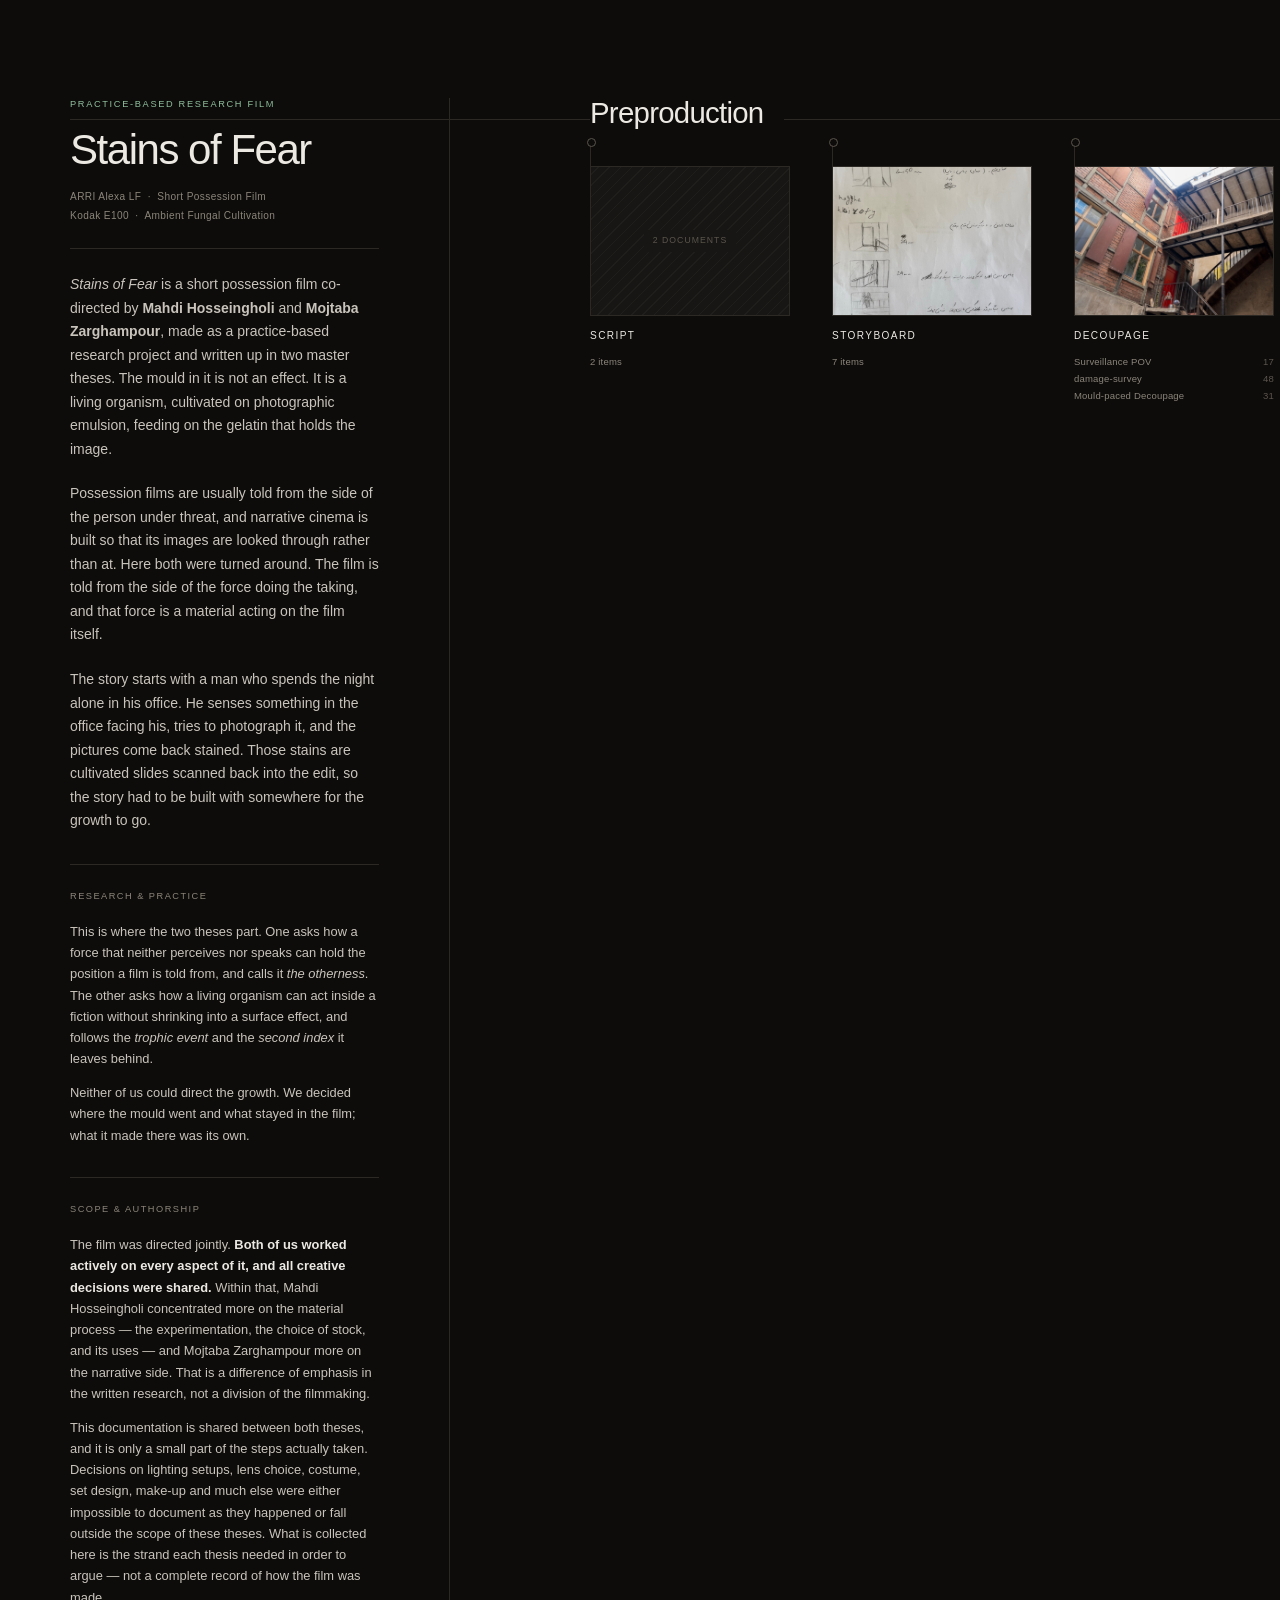
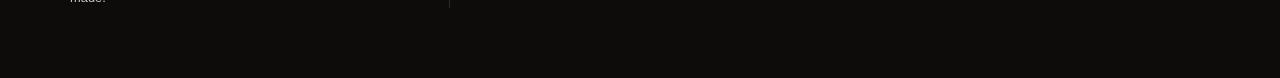
<file: index.html>
<!DOCTYPE html>
<html lang="en">
<head>
    <meta charset="UTF-8">
    <meta name="viewport" content="width=device-width, initial-scale=1.0">
    <title>Stains of Fear — Process Documentation</title>
    <meta name="color-scheme" content="dark">
    <link rel="stylesheet" href="style.css?v=19">
</head>
<body>
    <div id="board-container">
        <div id="timeline-axis"></div>
        <main id="board"></main>
    </div>



    <script src="manifest.js?v=19"></script>
    <script src="main.js?v=19"></script>
</body>
</html>
</file>
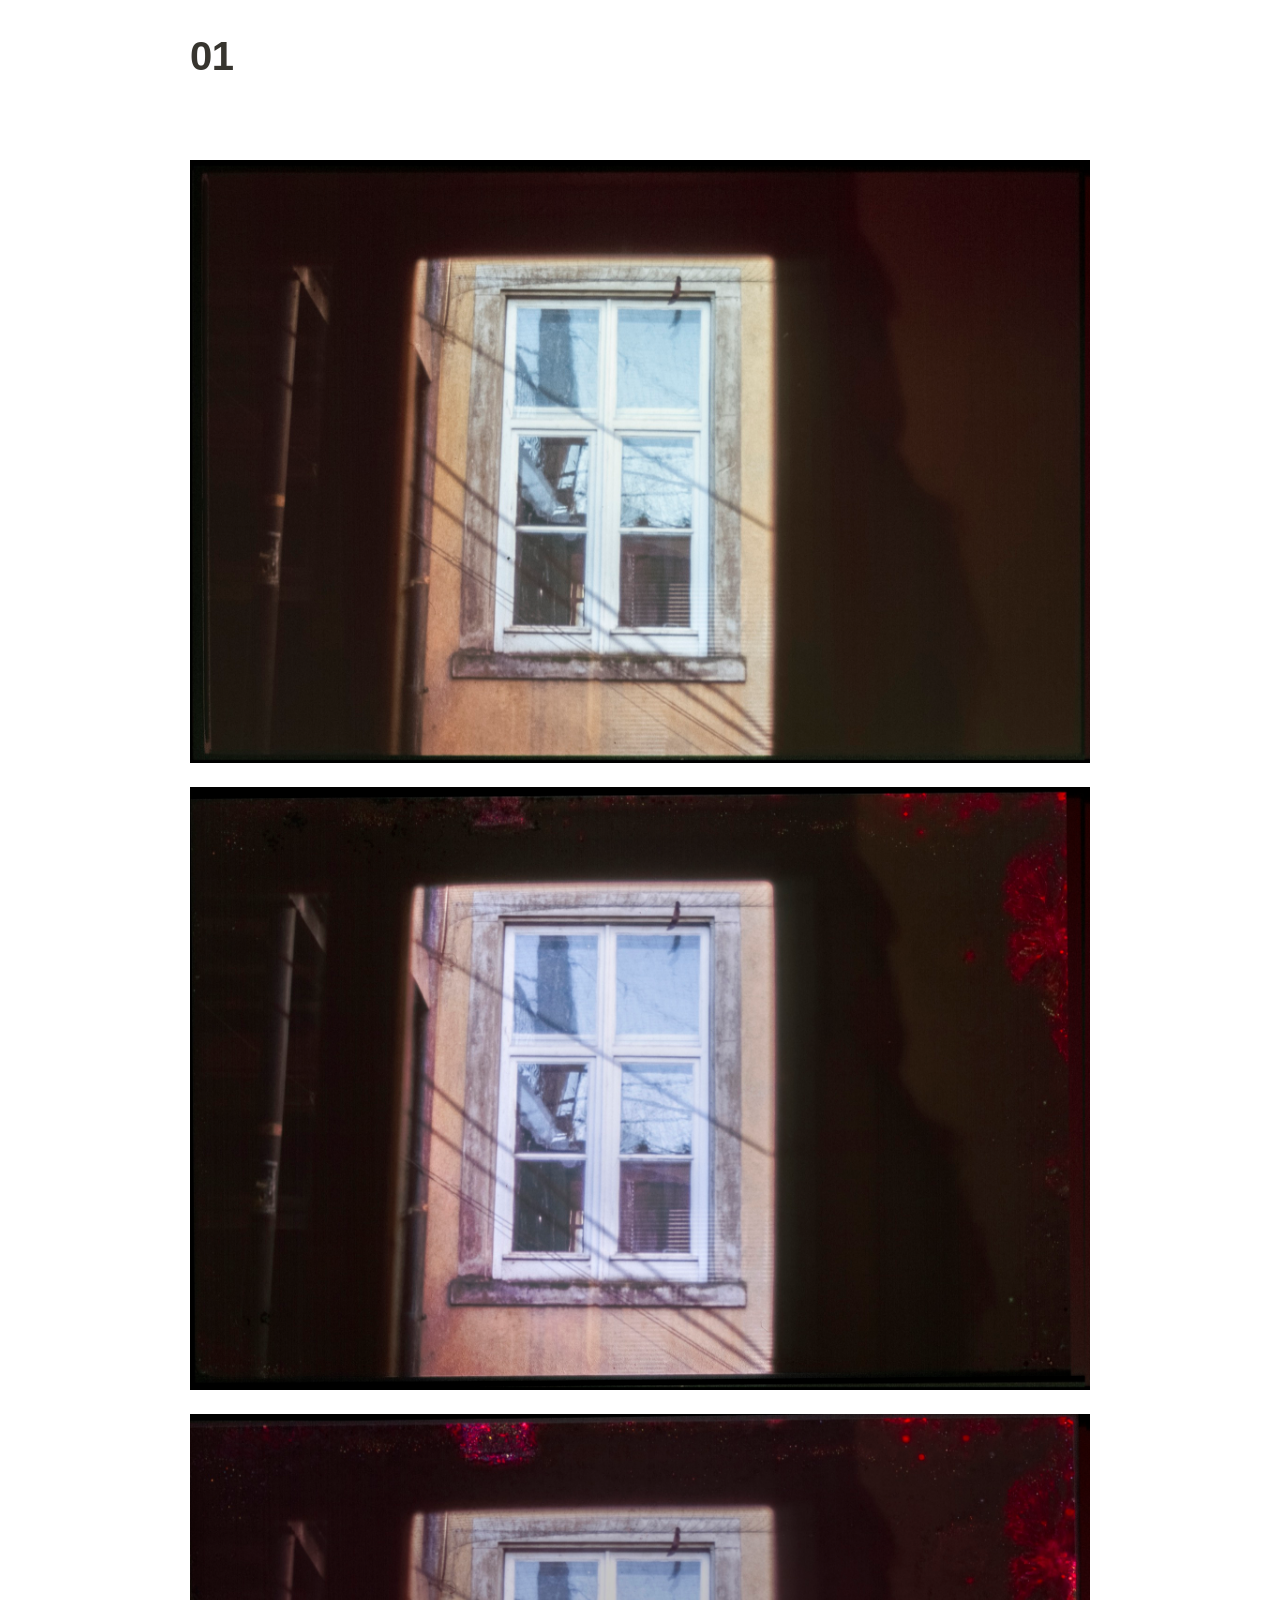
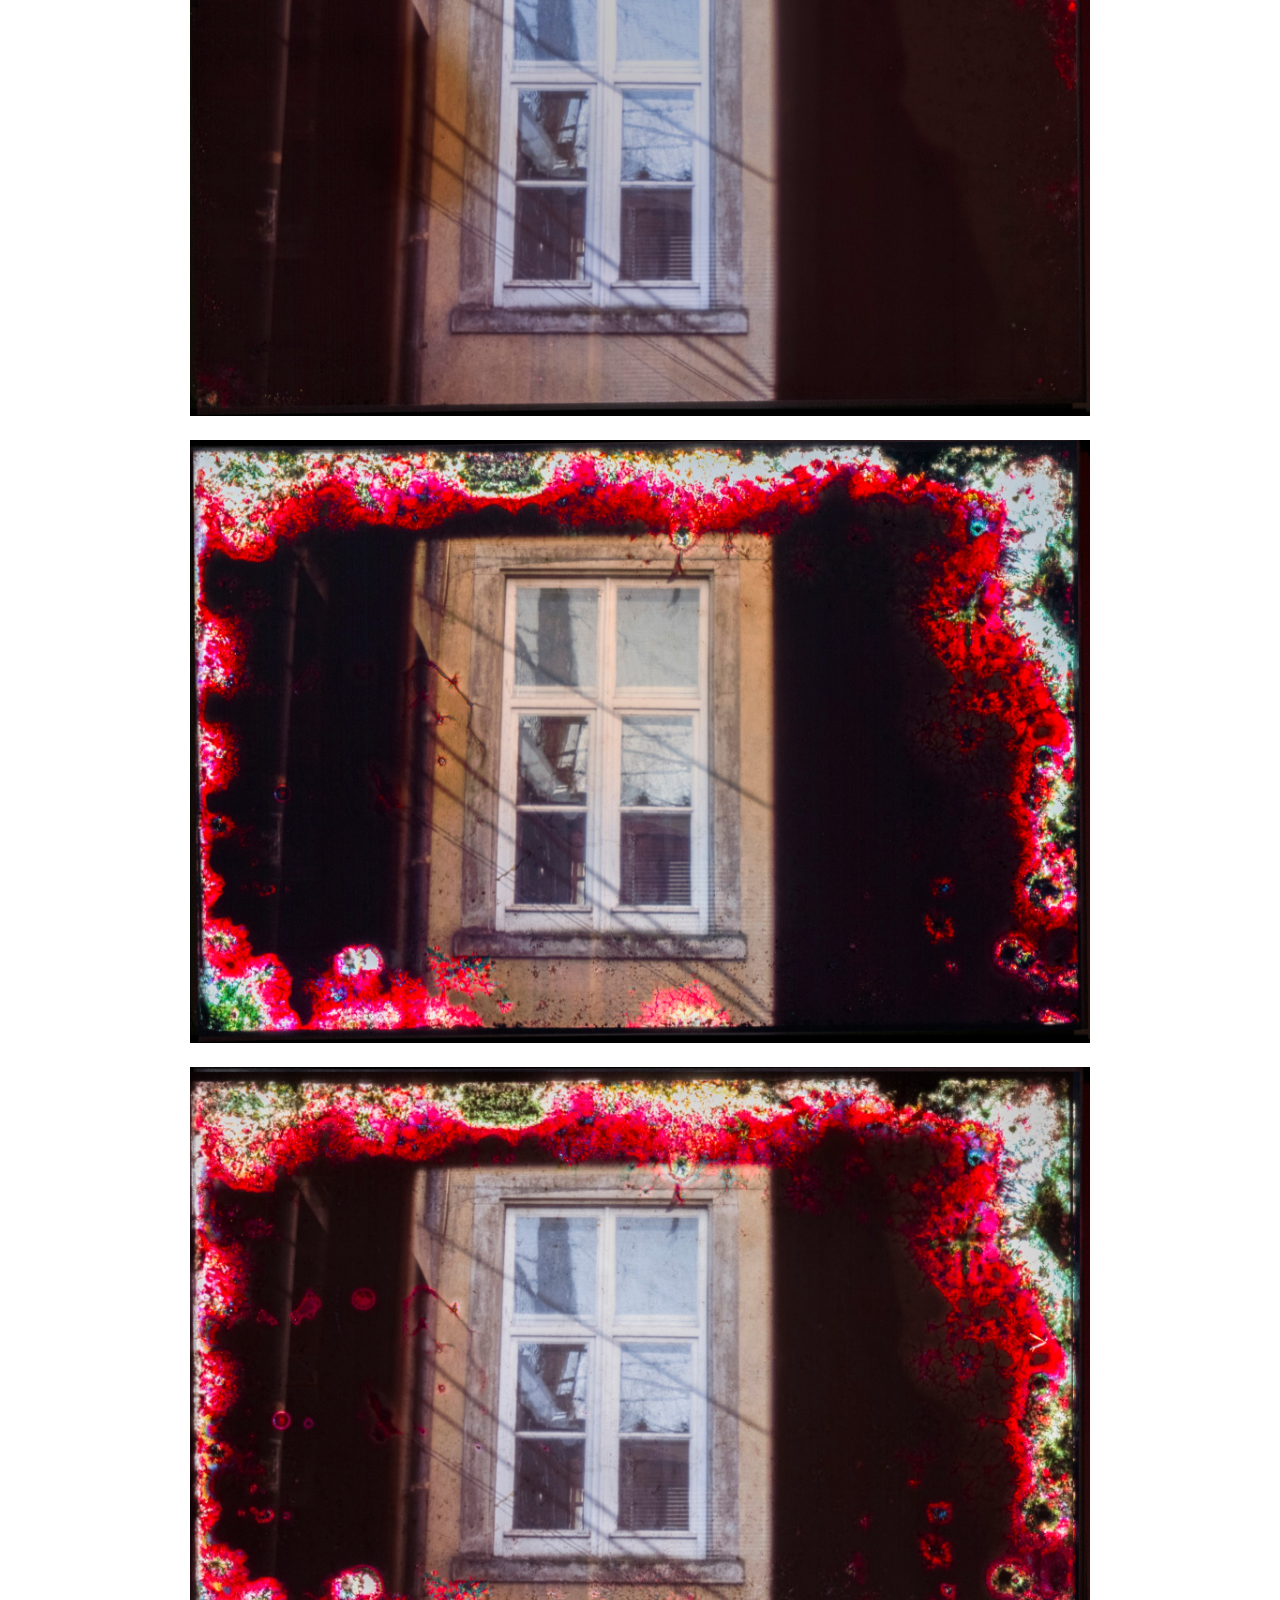
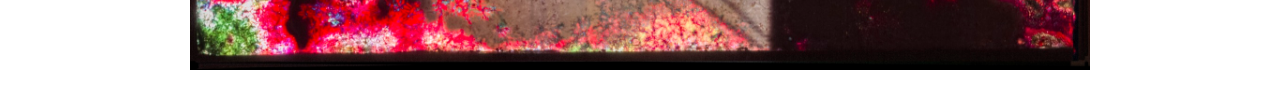
<file: 01_Preproduction/04_Material Experiment/01_Kodak E100/01 20607180fd928120a20ffccc6a2dc4bd.html>
<html><head><meta http-equiv="Content-Type" content="text/html; charset=utf-8"/><title>01</title><style>
/* cspell:disable-file */
/* webkit printing magic: print all background colors */
html {
	-webkit-print-color-adjust: exact;
}
* {
	box-sizing: border-box;
	-webkit-print-color-adjust: exact;
}

html,
body {
	margin: 0;
	padding: 0;
}
@media only screen {
	body {
		margin: 2em auto;
		max-width: 900px;
		color: rgb(55, 53, 47);
	}
}

body {
	line-height: 1.5;
	white-space: pre-wrap;
}

a,
a.visited {
	color: inherit;
	text-decoration: underline;
}

.pdf-relative-link-path {
	font-size: 80%;
	color: #444;
}

h1,
h2,
h3 {
	letter-spacing: -0.01em;
	line-height: 1.2;
	font-weight: 600;
	margin-bottom: 0;
}

/* Override strong tags inside headings to maintain consistent weight */
h1 strong,
h2 strong,
h3 strong {
	font-weight: 600;
}

.page-title {
	font-size: 2.5rem;
	font-weight: 700;
	margin-top: 0;
	margin-bottom: 0.75em;
}

h1 {
	font-size: 1.875rem;
	margin-top: 1.875rem;
}

h2 {
	font-size: 1.5rem;
	margin-top: 1.5rem;
}

h3 {
	font-size: 1.25rem;
	margin-top: 1.25rem;
}

.source {
	border: 1px solid #ddd;
	border-radius: 3px;
	padding: 1.5em;
	word-break: break-all;
}

.callout {
	border-radius: 10px;
	padding: 1rem;
}

figure {
	margin: 1.25em 0;
	page-break-inside: avoid;
}

figcaption {
	opacity: 0.5;
	font-size: 85%;
	margin-top: 0.5em;
}

mark {
	background-color: transparent;
}

.indented {
	padding-left: 1.5em;
}

hr {
	background: transparent;
	display: block;
	width: 100%;
	height: 1px;
	visibility: visible;
	border: none;
	border-bottom: 1px solid rgba(55, 53, 47, 0.09);
}

img {
	max-width: 100%;
}

@media only print {
	img {
		max-height: 100vh;
		object-fit: contain;
	}

	table.collection-content {
		width: 100%;
		table-layout: fixed;
	}

	table.collection-content th,
	table.collection-content td {
		overflow-wrap: anywhere;
	}

	table.collection-content td > .user,
	table.collection-content td > time {
		white-space: pre-wrap;
	}
}

@page {
	margin: 1in;
}

.collection-content-wrapper {
	overflow-x: auto;
}

@media only print {
	.collection-content-wrapper {
		overflow-x: visible;
	}
}

.collection-content {
	font-size: 0.875rem;
}

.collection-content td {
	white-space: pre-wrap;
	word-break: break-word;
}

.column-list {
	display: flex;
	gap: 46px;
}

.column {
	min-width: 0;
	overflow: hidden;
}

.column > *:first-child {
	margin-top: 0;
}

.table_of_contents-item {
	display: block;
	font-size: 0.875rem;
	line-height: 1.3;
	padding: 0.125rem;
}

.table_of_contents-indent-1 {
	margin-left: 1.5rem;
}

.table_of_contents-indent-2 {
	margin-left: 3rem;
}

.table_of_contents-indent-3 {
	margin-left: 4.5rem;
}

.table_of_contents-link {
	text-decoration: none;
	opacity: 0.7;
	border-bottom: 1px solid rgba(55, 53, 47, 0.18);
}

table,
th,
td {
	border: 1px solid rgba(55, 53, 47, 0.09);
	border-collapse: collapse;
}

table {
	border-left: none;
	border-right: none;
}

th,
td {
	font-weight: normal;
	padding: 0.25em 0.5em;
	line-height: 1.5;
	min-height: 1.5em;
	text-align: left;
}

th {
	color: rgba(55, 53, 47, 0.6);
}

ol,
ul {
	margin: 0;
	margin-block-start: 0.6em;
	margin-block-end: 0.6em;
}

li > ol:first-child,
li > ul:first-child {
	margin-block-start: 0.6em;
}

ul > li {
	list-style: disc;
}

ul.to-do-list {
	padding-inline-start: 0;
}

ul.to-do-list > li {
	list-style: none;
}

.to-do-children-checked {
	text-decoration: line-through;
	opacity: 0.375;
}

ul.toggle > li {
	list-style: none;
}

ul {
	padding-inline-start: 1.7em;
}

ul > li {
	padding-left: 0.1em;
}

ol {
	padding-inline-start: 1.6em;
}

ol.numbered-list.numbered-list-digits-2 {
	padding-inline-start: 2em;
}

ol.numbered-list.numbered-list-digits-3plus {
	padding-inline-start: 2.4em;
}

ol > li {
	padding-left: 0.2em;
}

.mono ol {
	padding-inline-start: 2em;
}

.mono ol > li {
	text-indent: -0.4em;
}

.toggle {
	padding-inline-start: 0em;
	list-style-type: none;
}

/* Indent toggle children */
.toggle > li > details {
	padding-left: 1.7em;
}

.toggle > li > details > summary {
	margin-left: -1.1em;
}

.selected-value {
	display: inline-block;
	padding: 0 0.5em;
	background: rgba(206, 205, 202, 0.5);
	border-radius: 3px;
	margin-right: 0.5em;
	margin-top: 0.3em;
	margin-bottom: 0.3em;
	white-space: nowrap;
}

.collection-title {
	display: inline-block;
	margin-right: 1em;
}

.page-description {
	margin-bottom: 2em;
}

.simple-table {
	margin-top: 1em;
	font-size: 0.875rem;
	empty-cells: show;
}
.simple-table td {
	height: 29px;
	min-width: 120px;
}

.simple-table th {
	height: 29px;
	min-width: 120px;
}

.simple-table-header-color {
	background: rgb(247, 246, 243);
	color: black;
}
.simple-table-header {
	font-weight: 500;
}

time {
	opacity: 0.5;
}

.icon {
	display: inline-flex;
	align-items: center;
	justify-content: center;
	max-width: 1.2em;
	max-height: 1.2em;
	text-decoration: none;
	vertical-align: text-bottom;
	margin-right: 0.5em;
}

img.icon {
	border-radius: 3px;
}

.callout img.notion-static-icon {
	width: 1em;
	height: 1em;
}

.callout p {
	margin: 0;
}

.callout h1,
.callout h2,
.callout h3 {
	margin: 0 0 0.6rem;
}

.user-icon {
	width: 1.5em;
	height: 1.5em;
	border-radius: 100%;
	margin-right: 0.5rem;
}

.user-icon-inner {
	font-size: 0.8em;
}

.text-icon {
	border: 1px solid #000;
	text-align: center;
}

.page-cover-image {
	display: block;
	object-fit: cover;
	width: 100%;
	max-height: 30vh;
}

.page-header-icon {
	font-size: 3rem;
	margin-bottom: 1rem;
}

.page-header-icon-with-cover {
	margin-top: -0.72em;
	margin-left: 0.07em;
}

.page-header-icon img {
	border-radius: 3px;
}

.link-to-page {
	margin: 1em 0;
	padding: 0;
	border: none;
	font-weight: 500;
}

p > .user {
	opacity: 0.5;
}

td > .user,
td > time {
	white-space: nowrap;
}

input[type="checkbox"] {
	transform: scale(1.5);
	margin-right: 0.6em;
	vertical-align: middle;
}

p {
	margin-top: 0.5em;
	margin-bottom: 0.5em;
}

.image {
	border: none;
	margin: 1.5em 0;
	padding: 0;
	border-radius: 0;
	text-align: center;
}

.code,
code {
	background: rgba(135, 131, 120, 0.15);
	border-radius: 3px;
	padding: 0.2em 0.4em;
	border-radius: 3px;
	font-size: 85%;
	tab-size: 2;
}

code {
	color: #eb5757;
}

.code {
	padding: 1.5em 1em;
}

.code-wrap {
	white-space: pre-wrap;
	word-break: break-all;
}

.code > code {
	background: none;
	padding: 0;
	font-size: 100%;
	color: inherit;
}

blockquote {
	font-size: 1em;
	margin: 1em 0;
	padding-left: 1em;
	border-left: 3px solid rgb(55, 53, 47);
}

blockquote.quote-large {
	font-size: 1.25em;
}

.bookmark {
	text-decoration: none;
	max-height: 8em;
	padding: 0;
	display: flex;
	width: 100%;
	align-items: stretch;
}

.bookmark-title {
	font-size: 0.85em;
	overflow: hidden;
	text-overflow: ellipsis;
	height: 1.75em;
	white-space: nowrap;
}

.bookmark-text {
	display: flex;
	flex-direction: column;
}

.bookmark-info {
	flex: 4 1 180px;
	padding: 12px 14px 14px;
	display: flex;
	flex-direction: column;
	justify-content: space-between;
}

.bookmark-image {
	width: 33%;
	flex: 1 1 180px;
	display: block;
	position: relative;
	object-fit: cover;
	border-radius: 1px;
}

.bookmark-description {
	color: rgba(55, 53, 47, 0.6);
	font-size: 0.75em;
	overflow: hidden;
	max-height: 4.5em;
	word-break: break-word;
}

.bookmark-href {
	font-size: 0.75em;
	margin-top: 0.25em;
}

.sans { font-family: ui-sans-serif, -apple-system, BlinkMacSystemFont, "Segoe UI Variable Display", "Segoe UI", Helvetica, "Apple Color Emoji", "Noto Sans Arabic", "Noto Sans Hebrew", Arial, sans-serif, "Segoe UI Emoji", "Segoe UI Symbol"; }
.code { font-family: "SFMono-Regular", Menlo, Consolas, "PT Mono", "Liberation Mono", Courier, monospace; }
.serif { font-family: Lyon-Text, Georgia, ui-serif, serif; }
.mono { font-family: iawriter-mono, Nitti, Menlo, Courier, monospace; }
.pdf .sans { font-family: Inter, ui-sans-serif, -apple-system, BlinkMacSystemFont, "Segoe UI Variable Display", "Segoe UI", Helvetica, "Apple Color Emoji", "Noto Sans Arabic", "Noto Sans Hebrew", Arial, sans-serif, "Segoe UI Emoji", "Segoe UI Symbol", 'Twemoji', 'Noto Color Emoji', 'Noto Sans CJK JP'; }
.pdf:lang(zh-CN) .sans { font-family: Inter, ui-sans-serif, -apple-system, BlinkMacSystemFont, "Segoe UI Variable Display", "Segoe UI", Helvetica, "Apple Color Emoji", "Noto Sans Arabic", "Noto Sans Hebrew", Arial, sans-serif, "Segoe UI Emoji", "Segoe UI Symbol", 'Twemoji', 'Noto Color Emoji', 'Noto Sans CJK SC'; }
.pdf:lang(zh-TW) .sans { font-family: Inter, ui-sans-serif, -apple-system, BlinkMacSystemFont, "Segoe UI Variable Display", "Segoe UI", Helvetica, "Apple Color Emoji", "Noto Sans Arabic", "Noto Sans Hebrew", Arial, sans-serif, "Segoe UI Emoji", "Segoe UI Symbol", 'Twemoji', 'Noto Color Emoji', 'Noto Sans CJK TC'; }
.pdf:lang(ko-KR) .sans { font-family: Inter, ui-sans-serif, -apple-system, BlinkMacSystemFont, "Segoe UI Variable Display", "Segoe UI", Helvetica, "Apple Color Emoji", "Noto Sans Arabic", "Noto Sans Hebrew", Arial, sans-serif, "Segoe UI Emoji", "Segoe UI Symbol", 'Twemoji', 'Noto Color Emoji', 'Noto Sans CJK KR'; }
.pdf .code { font-family: Source Code Pro, "SFMono-Regular", Menlo, Consolas, "PT Mono", "Liberation Mono", Courier, monospace, 'Twemoji', 'Noto Color Emoji', 'Noto Sans Mono CJK JP'; }
.pdf:lang(zh-CN) .code { font-family: Source Code Pro, "SFMono-Regular", Menlo, Consolas, "PT Mono", "Liberation Mono", Courier, monospace, 'Twemoji', 'Noto Color Emoji', 'Noto Sans Mono CJK SC'; }
.pdf:lang(zh-TW) .code { font-family: Source Code Pro, "SFMono-Regular", Menlo, Consolas, "PT Mono", "Liberation Mono", Courier, monospace, 'Twemoji', 'Noto Color Emoji', 'Noto Sans Mono CJK TC'; }
.pdf:lang(ko-KR) .code { font-family: Source Code Pro, "SFMono-Regular", Menlo, Consolas, "PT Mono", "Liberation Mono", Courier, monospace, 'Twemoji', 'Noto Color Emoji', 'Noto Sans Mono CJK KR'; }
.pdf .serif { font-family: PT Serif, Lyon-Text, Georgia, ui-serif, serif, 'Twemoji', 'Noto Color Emoji', 'Noto Serif CJK JP'; }
.pdf:lang(zh-CN) .serif { font-family: PT Serif, Lyon-Text, Georgia, ui-serif, serif, 'Twemoji', 'Noto Color Emoji', 'Noto Serif CJK SC'; }
.pdf:lang(zh-TW) .serif { font-family: PT Serif, Lyon-Text, Georgia, ui-serif, serif, 'Twemoji', 'Noto Color Emoji', 'Noto Serif CJK TC'; }
.pdf:lang(ko-KR) .serif { font-family: PT Serif, Lyon-Text, Georgia, ui-serif, serif, 'Twemoji', 'Noto Color Emoji', 'Noto Serif CJK KR'; }
.pdf .mono { font-family: PT Mono, iawriter-mono, Nitti, Menlo, Courier, monospace, 'Twemoji', 'Noto Color Emoji', 'Noto Sans Mono CJK JP'; }
.pdf:lang(zh-CN) .mono { font-family: PT Mono, iawriter-mono, Nitti, Menlo, Courier, monospace, 'Twemoji', 'Noto Color Emoji', 'Noto Sans Mono CJK SC'; }
.pdf:lang(zh-TW) .mono { font-family: PT Mono, iawriter-mono, Nitti, Menlo, Courier, monospace, 'Twemoji', 'Noto Color Emoji', 'Noto Sans Mono CJK TC'; }
.pdf:lang(ko-KR) .mono { font-family: PT Mono, iawriter-mono, Nitti, Menlo, Courier, monospace, 'Twemoji', 'Noto Color Emoji', 'Noto Sans Mono CJK KR'; }
.highlight-default {
	color: rgba(44, 44, 43, 1);
}
.highlight-gray {
	color: rgba(125, 122, 117, 1);
	fill: rgba(125, 122, 117, 1);
}
.highlight-brown {
	color: rgba(159, 118, 90, 1);
	fill: rgba(159, 118, 90, 1);
}
.highlight-orange {
	color: rgba(210, 123, 45, 1);
	fill: rgba(210, 123, 45, 1);
}
.highlight-yellow {
	color: rgba(203, 148, 52, 1);
	fill: rgba(203, 148, 52, 1);
}
.highlight-teal {
	color: rgba(80, 148, 110, 1);
	fill: rgba(80, 148, 110, 1);
}
.highlight-blue {
	color: rgba(56, 125, 201, 1);
	fill: rgba(56, 125, 201, 1);
}
.highlight-purple {
	color: rgba(154, 107, 180, 1);
	fill: rgba(154, 107, 180, 1);
}
.highlight-pink {
	color: rgba(193, 76, 138, 1);
	fill: rgba(193, 76, 138, 1);
}
.highlight-red {
	color: rgba(207, 81, 72, 1);
	fill: rgba(207, 81, 72, 1);
}
.highlight-default_background {
	color: rgba(44, 44, 43, 1);
}
.highlight-gray_background {
	background: rgba(42, 28, 0, 0.07);
}
.highlight-brown_background {
	background: rgba(139, 46, 0, 0.086);
}
.highlight-orange_background {
	background: rgba(224, 101, 1, 0.129);
}
.highlight-yellow_background {
	background: rgba(211, 168, 0, 0.137);
}
.highlight-teal_background {
	background: rgba(0, 100, 45, 0.09);
}
.highlight-blue_background {
	background: rgba(0, 124, 215, 0.094);
}
.highlight-purple_background {
	background: rgba(102, 0, 178, 0.078);
}
.highlight-pink_background {
	background: rgba(197, 0, 93, 0.086);
}
.highlight-red_background {
	background: rgba(223, 22, 0, 0.094);
}
.block-color-default {
	color: inherit;
	fill: inherit;
}
.block-color-gray {
	color: rgba(125, 122, 117, 1);
	fill: rgba(125, 122, 117, 1);
}
.block-color-brown {
	color: rgba(159, 118, 90, 1);
	fill: rgba(159, 118, 90, 1);
}
.block-color-orange {
	color: rgba(210, 123, 45, 1);
	fill: rgba(210, 123, 45, 1);
}
.block-color-yellow {
	color: rgba(203, 148, 52, 1);
	fill: rgba(203, 148, 52, 1);
}
.block-color-teal {
	color: rgba(80, 148, 110, 1);
	fill: rgba(80, 148, 110, 1);
}
.block-color-blue {
	color: rgba(56, 125, 201, 1);
	fill: rgba(56, 125, 201, 1);
}
.block-color-purple {
	color: rgba(154, 107, 180, 1);
	fill: rgba(154, 107, 180, 1);
}
.block-color-pink {
	color: rgba(193, 76, 138, 1);
	fill: rgba(193, 76, 138, 1);
}
.block-color-red {
	color: rgba(207, 81, 72, 1);
	fill: rgba(207, 81, 72, 1);
}
.block-color-default_background {
	color: inherit;
	fill: inherit;
}
.block-color-gray_background {
	background: rgba(240, 239, 237, 1);
}
.block-color-brown_background {
	background: rgba(245, 237, 233, 1);
}
.block-color-orange_background {
	background: rgba(251, 235, 222, 1);
}
.block-color-yellow_background {
	background: rgba(249, 243, 220, 1);
}
.block-color-teal_background {
	background: rgba(232, 241, 236, 1);
}
.block-color-blue_background {
	background: rgba(229, 242, 252, 1);
}
.block-color-purple_background {
	background: rgba(243, 235, 249, 1);
}
.block-color-pink_background {
	background: rgba(250, 233, 241, 1);
}
.block-color-red_background {
	background: rgba(252, 233, 231, 1);
}
.select-value-color-default { background-color: rgba(42, 28, 0, 0.07); }
.select-value-color-gray { background-color: rgba(28, 19, 1, 0.11); }
.select-value-color-brown { background-color: rgba(127, 51, 0, 0.156); }
.select-value-color-orange { background-color: rgba(196, 88, 0, 0.203); }
.select-value-color-yellow { background-color: rgba(209, 156, 0, 0.282); }
.select-value-color-green { background-color: rgba(0, 96, 38, 0.156); }
.select-value-color-blue { background-color: rgba(0, 118, 217, 0.203); }
.select-value-color-purple { background-color: rgba(92, 0, 163, 0.141); }
.select-value-color-pink { background-color: rgba(183, 0, 78, 0.152); }
.select-value-color-red { background-color: rgba(206, 24, 0, 0.164); }

.checkbox {
	display: inline-flex;
	vertical-align: text-bottom;
	width: 16;
	height: 16;
	background-size: 16px;
	margin-left: 2px;
	margin-right: 5px;
}

.checkbox-on {
	background-image: url("data:image/svg+xml;charset=UTF-8,%3Csvg%20width%3D%2216%22%20height%3D%2216%22%20viewBox%3D%220%200%2016%2016%22%20fill%3D%22none%22%20xmlns%3D%22http%3A%2F%2Fwww.w3.org%2F2000%2Fsvg%22%3E%0A%3Crect%20width%3D%2216%22%20height%3D%2216%22%20fill%3D%22%2358A9D7%22%2F%3E%0A%3Cpath%20d%3D%22M6.71429%2012.2852L14%204.9995L12.7143%203.71436L6.71429%209.71378L3.28571%206.2831L2%207.57092L6.71429%2012.2852Z%22%20fill%3D%22white%22%2F%3E%0A%3C%2Fsvg%3E");
}

.checkbox-off {
	background-image: url("data:image/svg+xml;charset=UTF-8,%3Csvg%20width%3D%2216%22%20height%3D%2216%22%20viewBox%3D%220%200%2016%2016%22%20fill%3D%22none%22%20xmlns%3D%22http%3A%2F%2Fwww.w3.org%2F2000%2Fsvg%22%3E%0A%3Crect%20x%3D%220.75%22%20y%3D%220.75%22%20width%3D%2214.5%22%20height%3D%2214.5%22%20fill%3D%22white%22%20stroke%3D%22%2336352F%22%20stroke-width%3D%221.5%22%2F%3E%0A%3C%2Fsvg%3E");
}
	
</style></head><body><article id="20607180-fd92-8120-a20f-fccc6a2dc4bd" class="page sans"><header><h1 class="page-title" dir="auto">01</h1><p class="page-description" dir="auto"></p></header><div class="page-body"><div style="display:contents" dir="auto"><p id="20607180-fd92-81b5-8641-e63c65f3dab2" class="">
</p></div><div style="display:contents" dir="ltr"><figure id="20607180-fd92-816e-b2a1-f9bc6e229aa6" class="image"><a href="01/05-09.jpg"><img style="width:4433px" src="01/05-09.jpg"/></a></figure></div><div style="display:contents" dir="ltr"><figure id="20607180-fd92-815d-9beb-f61d82fc8363" class="image"><a href="01/05-16.jpg"><img style="width:4433px" src="01/05-16.jpg"/></a></figure></div><div style="display:contents" dir="ltr"><figure id="20607180-fd92-8155-a42d-fb58d8d503d2" class="image"><a href="01/05-18.jpg"><img style="width:4433px" src="01/05-18.jpg"/></a></figure></div><div style="display:contents" dir="ltr"><figure id="20607180-fd92-81a6-b35e-cc7a0cc936b3" class="image"><a href="01/05-22.jpg"><img style="width:4433px" src="01/05-22.jpg"/></a></figure></div><div style="display:contents" dir="ltr"><figure id="20607180-fd92-816f-a816-e4cc42d8d603" class="image"><a href="01/05-27.jpg"><img style="width:4433px" src="01/05-27.jpg"/></a></figure></div></div></article><span class="sans" style="font-size:14px;padding-top:2em"></span></body></html>
</file>
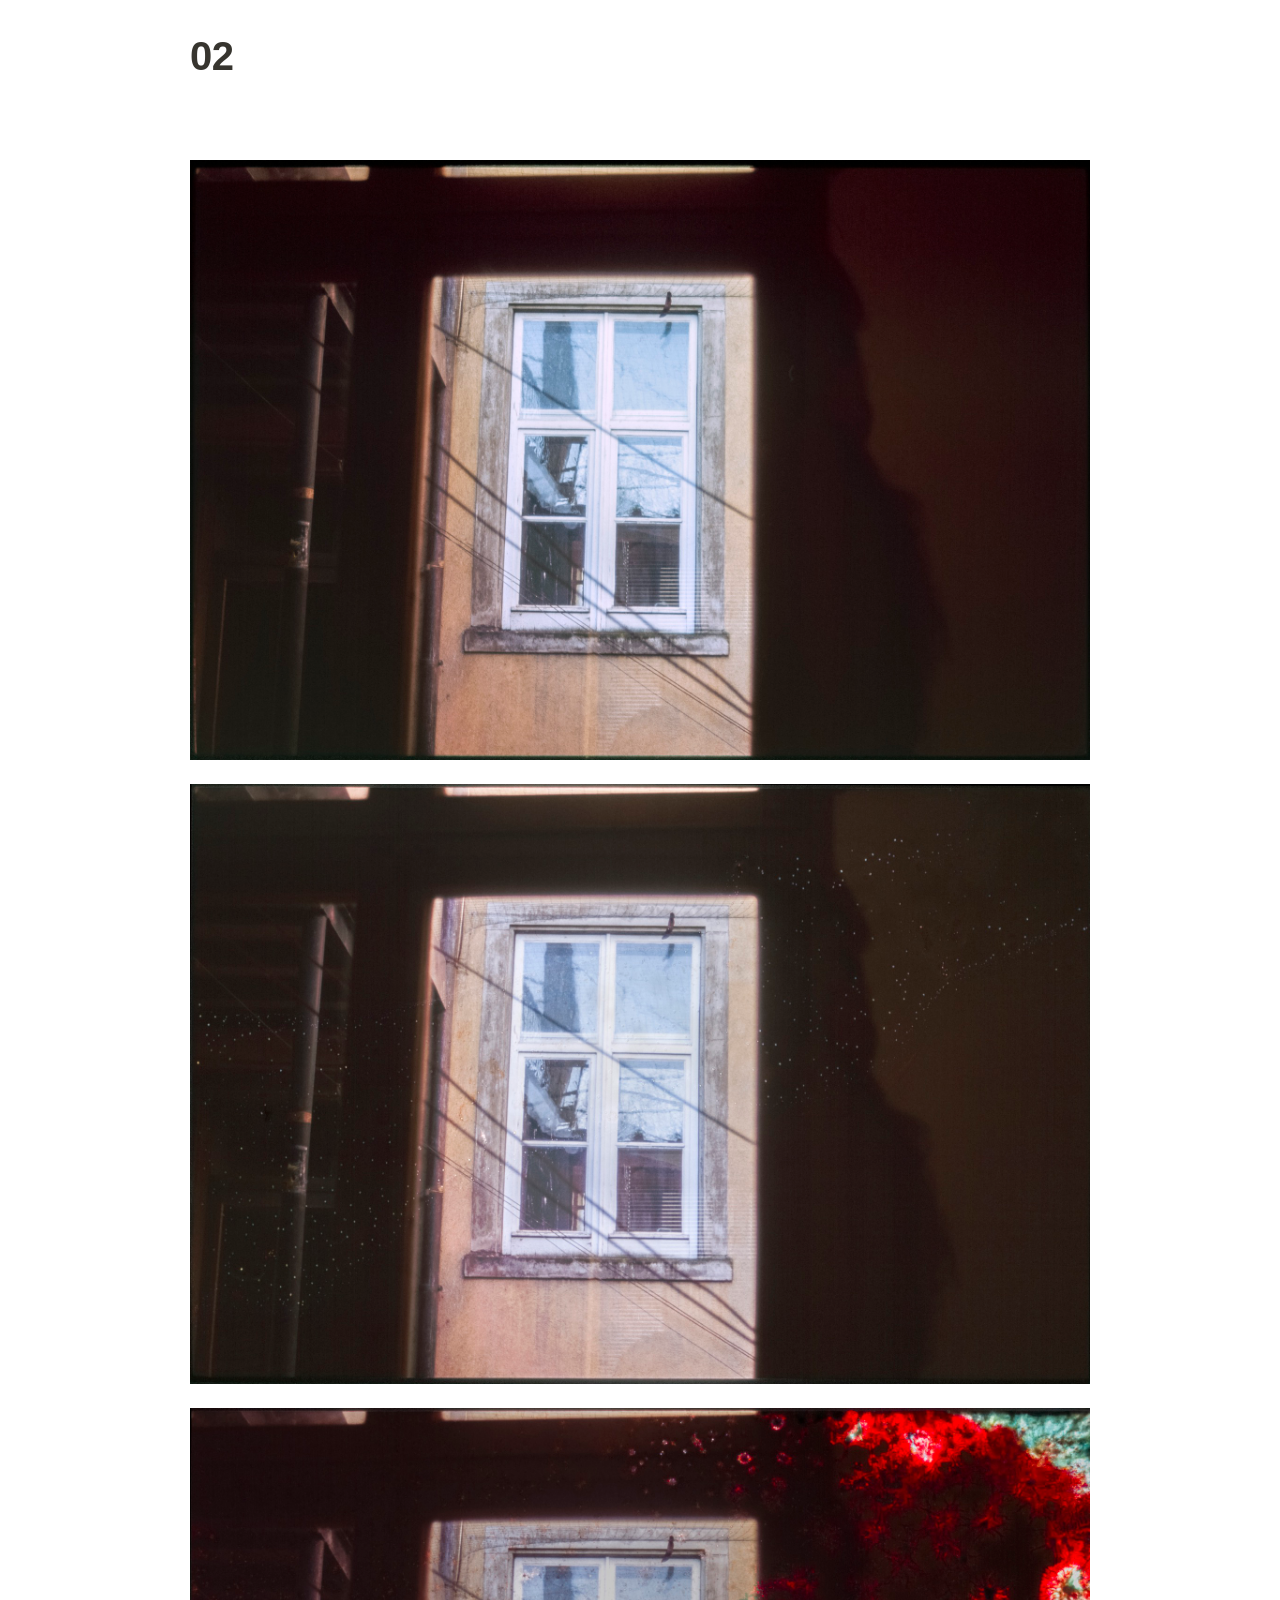
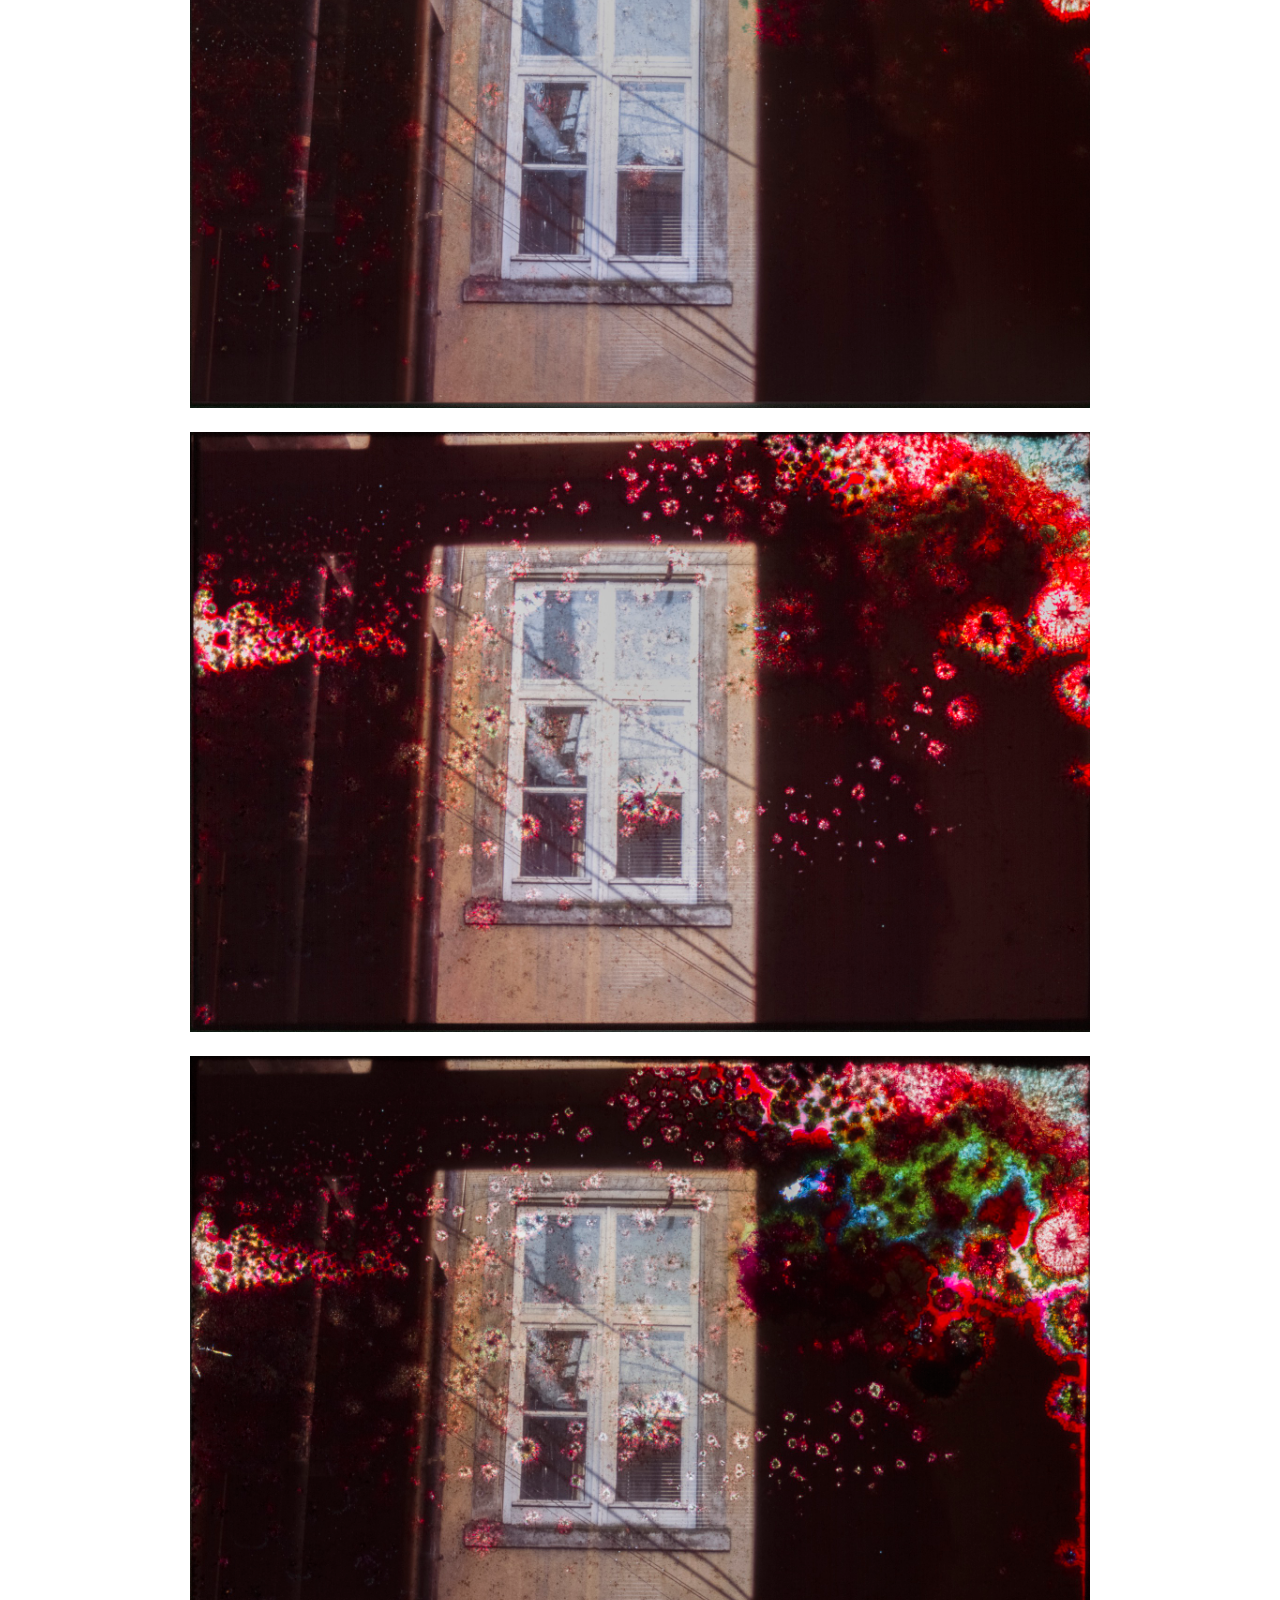
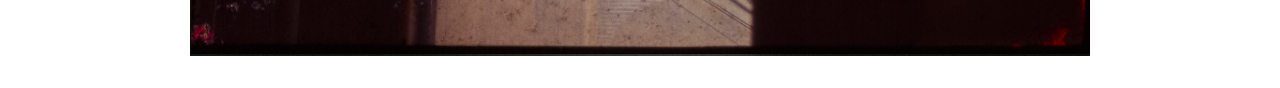
<file: 01_Preproduction/04_Material Experiment/01_Kodak E100/02 20607180fd9281c89047fad6a48a1753.html>
<html><head><meta http-equiv="Content-Type" content="text/html; charset=utf-8"/><title>02</title><style>
/* cspell:disable-file */
/* webkit printing magic: print all background colors */
html {
	-webkit-print-color-adjust: exact;
}
* {
	box-sizing: border-box;
	-webkit-print-color-adjust: exact;
}

html,
body {
	margin: 0;
	padding: 0;
}
@media only screen {
	body {
		margin: 2em auto;
		max-width: 900px;
		color: rgb(55, 53, 47);
	}
}

body {
	line-height: 1.5;
	white-space: pre-wrap;
}

a,
a.visited {
	color: inherit;
	text-decoration: underline;
}

.pdf-relative-link-path {
	font-size: 80%;
	color: #444;
}

h1,
h2,
h3 {
	letter-spacing: -0.01em;
	line-height: 1.2;
	font-weight: 600;
	margin-bottom: 0;
}

/* Override strong tags inside headings to maintain consistent weight */
h1 strong,
h2 strong,
h3 strong {
	font-weight: 600;
}

.page-title {
	font-size: 2.5rem;
	font-weight: 700;
	margin-top: 0;
	margin-bottom: 0.75em;
}

h1 {
	font-size: 1.875rem;
	margin-top: 1.875rem;
}

h2 {
	font-size: 1.5rem;
	margin-top: 1.5rem;
}

h3 {
	font-size: 1.25rem;
	margin-top: 1.25rem;
}

.source {
	border: 1px solid #ddd;
	border-radius: 3px;
	padding: 1.5em;
	word-break: break-all;
}

.callout {
	border-radius: 10px;
	padding: 1rem;
}

figure {
	margin: 1.25em 0;
	page-break-inside: avoid;
}

figcaption {
	opacity: 0.5;
	font-size: 85%;
	margin-top: 0.5em;
}

mark {
	background-color: transparent;
}

.indented {
	padding-left: 1.5em;
}

hr {
	background: transparent;
	display: block;
	width: 100%;
	height: 1px;
	visibility: visible;
	border: none;
	border-bottom: 1px solid rgba(55, 53, 47, 0.09);
}

img {
	max-width: 100%;
}

@media only print {
	img {
		max-height: 100vh;
		object-fit: contain;
	}

	table.collection-content {
		width: 100%;
		table-layout: fixed;
	}

	table.collection-content th,
	table.collection-content td {
		overflow-wrap: anywhere;
	}

	table.collection-content td > .user,
	table.collection-content td > time {
		white-space: pre-wrap;
	}
}

@page {
	margin: 1in;
}

.collection-content-wrapper {
	overflow-x: auto;
}

@media only print {
	.collection-content-wrapper {
		overflow-x: visible;
	}
}

.collection-content {
	font-size: 0.875rem;
}

.collection-content td {
	white-space: pre-wrap;
	word-break: break-word;
}

.column-list {
	display: flex;
	gap: 46px;
}

.column {
	min-width: 0;
	overflow: hidden;
}

.column > *:first-child {
	margin-top: 0;
}

.table_of_contents-item {
	display: block;
	font-size: 0.875rem;
	line-height: 1.3;
	padding: 0.125rem;
}

.table_of_contents-indent-1 {
	margin-left: 1.5rem;
}

.table_of_contents-indent-2 {
	margin-left: 3rem;
}

.table_of_contents-indent-3 {
	margin-left: 4.5rem;
}

.table_of_contents-link {
	text-decoration: none;
	opacity: 0.7;
	border-bottom: 1px solid rgba(55, 53, 47, 0.18);
}

table,
th,
td {
	border: 1px solid rgba(55, 53, 47, 0.09);
	border-collapse: collapse;
}

table {
	border-left: none;
	border-right: none;
}

th,
td {
	font-weight: normal;
	padding: 0.25em 0.5em;
	line-height: 1.5;
	min-height: 1.5em;
	text-align: left;
}

th {
	color: rgba(55, 53, 47, 0.6);
}

ol,
ul {
	margin: 0;
	margin-block-start: 0.6em;
	margin-block-end: 0.6em;
}

li > ol:first-child,
li > ul:first-child {
	margin-block-start: 0.6em;
}

ul > li {
	list-style: disc;
}

ul.to-do-list {
	padding-inline-start: 0;
}

ul.to-do-list > li {
	list-style: none;
}

.to-do-children-checked {
	text-decoration: line-through;
	opacity: 0.375;
}

ul.toggle > li {
	list-style: none;
}

ul {
	padding-inline-start: 1.7em;
}

ul > li {
	padding-left: 0.1em;
}

ol {
	padding-inline-start: 1.6em;
}

ol.numbered-list.numbered-list-digits-2 {
	padding-inline-start: 2em;
}

ol.numbered-list.numbered-list-digits-3plus {
	padding-inline-start: 2.4em;
}

ol > li {
	padding-left: 0.2em;
}

.mono ol {
	padding-inline-start: 2em;
}

.mono ol > li {
	text-indent: -0.4em;
}

.toggle {
	padding-inline-start: 0em;
	list-style-type: none;
}

/* Indent toggle children */
.toggle > li > details {
	padding-left: 1.7em;
}

.toggle > li > details > summary {
	margin-left: -1.1em;
}

.selected-value {
	display: inline-block;
	padding: 0 0.5em;
	background: rgba(206, 205, 202, 0.5);
	border-radius: 3px;
	margin-right: 0.5em;
	margin-top: 0.3em;
	margin-bottom: 0.3em;
	white-space: nowrap;
}

.collection-title {
	display: inline-block;
	margin-right: 1em;
}

.page-description {
	margin-bottom: 2em;
}

.simple-table {
	margin-top: 1em;
	font-size: 0.875rem;
	empty-cells: show;
}
.simple-table td {
	height: 29px;
	min-width: 120px;
}

.simple-table th {
	height: 29px;
	min-width: 120px;
}

.simple-table-header-color {
	background: rgb(247, 246, 243);
	color: black;
}
.simple-table-header {
	font-weight: 500;
}

time {
	opacity: 0.5;
}

.icon {
	display: inline-flex;
	align-items: center;
	justify-content: center;
	max-width: 1.2em;
	max-height: 1.2em;
	text-decoration: none;
	vertical-align: text-bottom;
	margin-right: 0.5em;
}

img.icon {
	border-radius: 3px;
}

.callout img.notion-static-icon {
	width: 1em;
	height: 1em;
}

.callout p {
	margin: 0;
}

.callout h1,
.callout h2,
.callout h3 {
	margin: 0 0 0.6rem;
}

.user-icon {
	width: 1.5em;
	height: 1.5em;
	border-radius: 100%;
	margin-right: 0.5rem;
}

.user-icon-inner {
	font-size: 0.8em;
}

.text-icon {
	border: 1px solid #000;
	text-align: center;
}

.page-cover-image {
	display: block;
	object-fit: cover;
	width: 100%;
	max-height: 30vh;
}

.page-header-icon {
	font-size: 3rem;
	margin-bottom: 1rem;
}

.page-header-icon-with-cover {
	margin-top: -0.72em;
	margin-left: 0.07em;
}

.page-header-icon img {
	border-radius: 3px;
}

.link-to-page {
	margin: 1em 0;
	padding: 0;
	border: none;
	font-weight: 500;
}

p > .user {
	opacity: 0.5;
}

td > .user,
td > time {
	white-space: nowrap;
}

input[type="checkbox"] {
	transform: scale(1.5);
	margin-right: 0.6em;
	vertical-align: middle;
}

p {
	margin-top: 0.5em;
	margin-bottom: 0.5em;
}

.image {
	border: none;
	margin: 1.5em 0;
	padding: 0;
	border-radius: 0;
	text-align: center;
}

.code,
code {
	background: rgba(135, 131, 120, 0.15);
	border-radius: 3px;
	padding: 0.2em 0.4em;
	border-radius: 3px;
	font-size: 85%;
	tab-size: 2;
}

code {
	color: #eb5757;
}

.code {
	padding: 1.5em 1em;
}

.code-wrap {
	white-space: pre-wrap;
	word-break: break-all;
}

.code > code {
	background: none;
	padding: 0;
	font-size: 100%;
	color: inherit;
}

blockquote {
	font-size: 1em;
	margin: 1em 0;
	padding-left: 1em;
	border-left: 3px solid rgb(55, 53, 47);
}

blockquote.quote-large {
	font-size: 1.25em;
}

.bookmark {
	text-decoration: none;
	max-height: 8em;
	padding: 0;
	display: flex;
	width: 100%;
	align-items: stretch;
}

.bookmark-title {
	font-size: 0.85em;
	overflow: hidden;
	text-overflow: ellipsis;
	height: 1.75em;
	white-space: nowrap;
}

.bookmark-text {
	display: flex;
	flex-direction: column;
}

.bookmark-info {
	flex: 4 1 180px;
	padding: 12px 14px 14px;
	display: flex;
	flex-direction: column;
	justify-content: space-between;
}

.bookmark-image {
	width: 33%;
	flex: 1 1 180px;
	display: block;
	position: relative;
	object-fit: cover;
	border-radius: 1px;
}

.bookmark-description {
	color: rgba(55, 53, 47, 0.6);
	font-size: 0.75em;
	overflow: hidden;
	max-height: 4.5em;
	word-break: break-word;
}

.bookmark-href {
	font-size: 0.75em;
	margin-top: 0.25em;
}

.sans { font-family: ui-sans-serif, -apple-system, BlinkMacSystemFont, "Segoe UI Variable Display", "Segoe UI", Helvetica, "Apple Color Emoji", "Noto Sans Arabic", "Noto Sans Hebrew", Arial, sans-serif, "Segoe UI Emoji", "Segoe UI Symbol"; }
.code { font-family: "SFMono-Regular", Menlo, Consolas, "PT Mono", "Liberation Mono", Courier, monospace; }
.serif { font-family: Lyon-Text, Georgia, ui-serif, serif; }
.mono { font-family: iawriter-mono, Nitti, Menlo, Courier, monospace; }
.pdf .sans { font-family: Inter, ui-sans-serif, -apple-system, BlinkMacSystemFont, "Segoe UI Variable Display", "Segoe UI", Helvetica, "Apple Color Emoji", "Noto Sans Arabic", "Noto Sans Hebrew", Arial, sans-serif, "Segoe UI Emoji", "Segoe UI Symbol", 'Twemoji', 'Noto Color Emoji', 'Noto Sans CJK JP'; }
.pdf:lang(zh-CN) .sans { font-family: Inter, ui-sans-serif, -apple-system, BlinkMacSystemFont, "Segoe UI Variable Display", "Segoe UI", Helvetica, "Apple Color Emoji", "Noto Sans Arabic", "Noto Sans Hebrew", Arial, sans-serif, "Segoe UI Emoji", "Segoe UI Symbol", 'Twemoji', 'Noto Color Emoji', 'Noto Sans CJK SC'; }
.pdf:lang(zh-TW) .sans { font-family: Inter, ui-sans-serif, -apple-system, BlinkMacSystemFont, "Segoe UI Variable Display", "Segoe UI", Helvetica, "Apple Color Emoji", "Noto Sans Arabic", "Noto Sans Hebrew", Arial, sans-serif, "Segoe UI Emoji", "Segoe UI Symbol", 'Twemoji', 'Noto Color Emoji', 'Noto Sans CJK TC'; }
.pdf:lang(ko-KR) .sans { font-family: Inter, ui-sans-serif, -apple-system, BlinkMacSystemFont, "Segoe UI Variable Display", "Segoe UI", Helvetica, "Apple Color Emoji", "Noto Sans Arabic", "Noto Sans Hebrew", Arial, sans-serif, "Segoe UI Emoji", "Segoe UI Symbol", 'Twemoji', 'Noto Color Emoji', 'Noto Sans CJK KR'; }
.pdf .code { font-family: Source Code Pro, "SFMono-Regular", Menlo, Consolas, "PT Mono", "Liberation Mono", Courier, monospace, 'Twemoji', 'Noto Color Emoji', 'Noto Sans Mono CJK JP'; }
.pdf:lang(zh-CN) .code { font-family: Source Code Pro, "SFMono-Regular", Menlo, Consolas, "PT Mono", "Liberation Mono", Courier, monospace, 'Twemoji', 'Noto Color Emoji', 'Noto Sans Mono CJK SC'; }
.pdf:lang(zh-TW) .code { font-family: Source Code Pro, "SFMono-Regular", Menlo, Consolas, "PT Mono", "Liberation Mono", Courier, monospace, 'Twemoji', 'Noto Color Emoji', 'Noto Sans Mono CJK TC'; }
.pdf:lang(ko-KR) .code { font-family: Source Code Pro, "SFMono-Regular", Menlo, Consolas, "PT Mono", "Liberation Mono", Courier, monospace, 'Twemoji', 'Noto Color Emoji', 'Noto Sans Mono CJK KR'; }
.pdf .serif { font-family: PT Serif, Lyon-Text, Georgia, ui-serif, serif, 'Twemoji', 'Noto Color Emoji', 'Noto Serif CJK JP'; }
.pdf:lang(zh-CN) .serif { font-family: PT Serif, Lyon-Text, Georgia, ui-serif, serif, 'Twemoji', 'Noto Color Emoji', 'Noto Serif CJK SC'; }
.pdf:lang(zh-TW) .serif { font-family: PT Serif, Lyon-Text, Georgia, ui-serif, serif, 'Twemoji', 'Noto Color Emoji', 'Noto Serif CJK TC'; }
.pdf:lang(ko-KR) .serif { font-family: PT Serif, Lyon-Text, Georgia, ui-serif, serif, 'Twemoji', 'Noto Color Emoji', 'Noto Serif CJK KR'; }
.pdf .mono { font-family: PT Mono, iawriter-mono, Nitti, Menlo, Courier, monospace, 'Twemoji', 'Noto Color Emoji', 'Noto Sans Mono CJK JP'; }
.pdf:lang(zh-CN) .mono { font-family: PT Mono, iawriter-mono, Nitti, Menlo, Courier, monospace, 'Twemoji', 'Noto Color Emoji', 'Noto Sans Mono CJK SC'; }
.pdf:lang(zh-TW) .mono { font-family: PT Mono, iawriter-mono, Nitti, Menlo, Courier, monospace, 'Twemoji', 'Noto Color Emoji', 'Noto Sans Mono CJK TC'; }
.pdf:lang(ko-KR) .mono { font-family: PT Mono, iawriter-mono, Nitti, Menlo, Courier, monospace, 'Twemoji', 'Noto Color Emoji', 'Noto Sans Mono CJK KR'; }
.highlight-default {
	color: rgba(44, 44, 43, 1);
}
.highlight-gray {
	color: rgba(125, 122, 117, 1);
	fill: rgba(125, 122, 117, 1);
}
.highlight-brown {
	color: rgba(159, 118, 90, 1);
	fill: rgba(159, 118, 90, 1);
}
.highlight-orange {
	color: rgba(210, 123, 45, 1);
	fill: rgba(210, 123, 45, 1);
}
.highlight-yellow {
	color: rgba(203, 148, 52, 1);
	fill: rgba(203, 148, 52, 1);
}
.highlight-teal {
	color: rgba(80, 148, 110, 1);
	fill: rgba(80, 148, 110, 1);
}
.highlight-blue {
	color: rgba(56, 125, 201, 1);
	fill: rgba(56, 125, 201, 1);
}
.highlight-purple {
	color: rgba(154, 107, 180, 1);
	fill: rgba(154, 107, 180, 1);
}
.highlight-pink {
	color: rgba(193, 76, 138, 1);
	fill: rgba(193, 76, 138, 1);
}
.highlight-red {
	color: rgba(207, 81, 72, 1);
	fill: rgba(207, 81, 72, 1);
}
.highlight-default_background {
	color: rgba(44, 44, 43, 1);
}
.highlight-gray_background {
	background: rgba(42, 28, 0, 0.07);
}
.highlight-brown_background {
	background: rgba(139, 46, 0, 0.086);
}
.highlight-orange_background {
	background: rgba(224, 101, 1, 0.129);
}
.highlight-yellow_background {
	background: rgba(211, 168, 0, 0.137);
}
.highlight-teal_background {
	background: rgba(0, 100, 45, 0.09);
}
.highlight-blue_background {
	background: rgba(0, 124, 215, 0.094);
}
.highlight-purple_background {
	background: rgba(102, 0, 178, 0.078);
}
.highlight-pink_background {
	background: rgba(197, 0, 93, 0.086);
}
.highlight-red_background {
	background: rgba(223, 22, 0, 0.094);
}
.block-color-default {
	color: inherit;
	fill: inherit;
}
.block-color-gray {
	color: rgba(125, 122, 117, 1);
	fill: rgba(125, 122, 117, 1);
}
.block-color-brown {
	color: rgba(159, 118, 90, 1);
	fill: rgba(159, 118, 90, 1);
}
.block-color-orange {
	color: rgba(210, 123, 45, 1);
	fill: rgba(210, 123, 45, 1);
}
.block-color-yellow {
	color: rgba(203, 148, 52, 1);
	fill: rgba(203, 148, 52, 1);
}
.block-color-teal {
	color: rgba(80, 148, 110, 1);
	fill: rgba(80, 148, 110, 1);
}
.block-color-blue {
	color: rgba(56, 125, 201, 1);
	fill: rgba(56, 125, 201, 1);
}
.block-color-purple {
	color: rgba(154, 107, 180, 1);
	fill: rgba(154, 107, 180, 1);
}
.block-color-pink {
	color: rgba(193, 76, 138, 1);
	fill: rgba(193, 76, 138, 1);
}
.block-color-red {
	color: rgba(207, 81, 72, 1);
	fill: rgba(207, 81, 72, 1);
}
.block-color-default_background {
	color: inherit;
	fill: inherit;
}
.block-color-gray_background {
	background: rgba(240, 239, 237, 1);
}
.block-color-brown_background {
	background: rgba(245, 237, 233, 1);
}
.block-color-orange_background {
	background: rgba(251, 235, 222, 1);
}
.block-color-yellow_background {
	background: rgba(249, 243, 220, 1);
}
.block-color-teal_background {
	background: rgba(232, 241, 236, 1);
}
.block-color-blue_background {
	background: rgba(229, 242, 252, 1);
}
.block-color-purple_background {
	background: rgba(243, 235, 249, 1);
}
.block-color-pink_background {
	background: rgba(250, 233, 241, 1);
}
.block-color-red_background {
	background: rgba(252, 233, 231, 1);
}
.select-value-color-default { background-color: rgba(42, 28, 0, 0.07); }
.select-value-color-gray { background-color: rgba(28, 19, 1, 0.11); }
.select-value-color-brown { background-color: rgba(127, 51, 0, 0.156); }
.select-value-color-orange { background-color: rgba(196, 88, 0, 0.203); }
.select-value-color-yellow { background-color: rgba(209, 156, 0, 0.282); }
.select-value-color-green { background-color: rgba(0, 96, 38, 0.156); }
.select-value-color-blue { background-color: rgba(0, 118, 217, 0.203); }
.select-value-color-purple { background-color: rgba(92, 0, 163, 0.141); }
.select-value-color-pink { background-color: rgba(183, 0, 78, 0.152); }
.select-value-color-red { background-color: rgba(206, 24, 0, 0.164); }

.checkbox {
	display: inline-flex;
	vertical-align: text-bottom;
	width: 16;
	height: 16;
	background-size: 16px;
	margin-left: 2px;
	margin-right: 5px;
}

.checkbox-on {
	background-image: url("data:image/svg+xml;charset=UTF-8,%3Csvg%20width%3D%2216%22%20height%3D%2216%22%20viewBox%3D%220%200%2016%2016%22%20fill%3D%22none%22%20xmlns%3D%22http%3A%2F%2Fwww.w3.org%2F2000%2Fsvg%22%3E%0A%3Crect%20width%3D%2216%22%20height%3D%2216%22%20fill%3D%22%2358A9D7%22%2F%3E%0A%3Cpath%20d%3D%22M6.71429%2012.2852L14%204.9995L12.7143%203.71436L6.71429%209.71378L3.28571%206.2831L2%207.57092L6.71429%2012.2852Z%22%20fill%3D%22white%22%2F%3E%0A%3C%2Fsvg%3E");
}

.checkbox-off {
	background-image: url("data:image/svg+xml;charset=UTF-8,%3Csvg%20width%3D%2216%22%20height%3D%2216%22%20viewBox%3D%220%200%2016%2016%22%20fill%3D%22none%22%20xmlns%3D%22http%3A%2F%2Fwww.w3.org%2F2000%2Fsvg%22%3E%0A%3Crect%20x%3D%220.75%22%20y%3D%220.75%22%20width%3D%2214.5%22%20height%3D%2214.5%22%20fill%3D%22white%22%20stroke%3D%22%2336352F%22%20stroke-width%3D%221.5%22%2F%3E%0A%3C%2Fsvg%3E");
}
	
</style></head><body><article id="20607180-fd92-81c8-9047-fad6a48a1753" class="page sans"><header><h1 class="page-title" dir="auto">02</h1><p class="page-description" dir="auto"></p></header><div class="page-body"><div style="display:contents" dir="auto"><p id="20607180-fd92-8195-9ec5-c1f2a3f4ba79" class="">
</p></div><div style="display:contents" dir="ltr"><figure id="20607180-fd92-81d6-b9a5-db47cd94d397" class="image"><a href="02/05-09.jpg"><img style="width:4353px" src="02/05-09.jpg"/></a></figure></div><div style="display:contents" dir="ltr"><figure id="20607180-fd92-811a-b9af-feaba1ecec7d" class="image"><a href="02/05-16.jpg"><img style="width:4353px" src="02/05-16.jpg"/></a></figure></div><div style="display:contents" dir="ltr"><figure id="20607180-fd92-81e8-9e7f-e18dbc2cd069" class="image"><a href="02/05-18.jpg"><img style="width:4353px" src="02/05-18.jpg"/></a></figure></div><div style="display:contents" dir="ltr"><figure id="20607180-fd92-810b-9ded-fe055791ecb2" class="image"><a href="02/05-22.jpg"><img style="width:4353px" src="02/05-22.jpg"/></a></figure></div><div style="display:contents" dir="ltr"><figure id="20607180-fd92-81bc-ad1e-db2f8d23b5a5" class="image"><a href="02/05-27.jpg"><img style="width:4353px" src="02/05-27.jpg"/></a></figure></div></div></article><span class="sans" style="font-size:14px;padding-top:2em"></span></body></html>
</file>
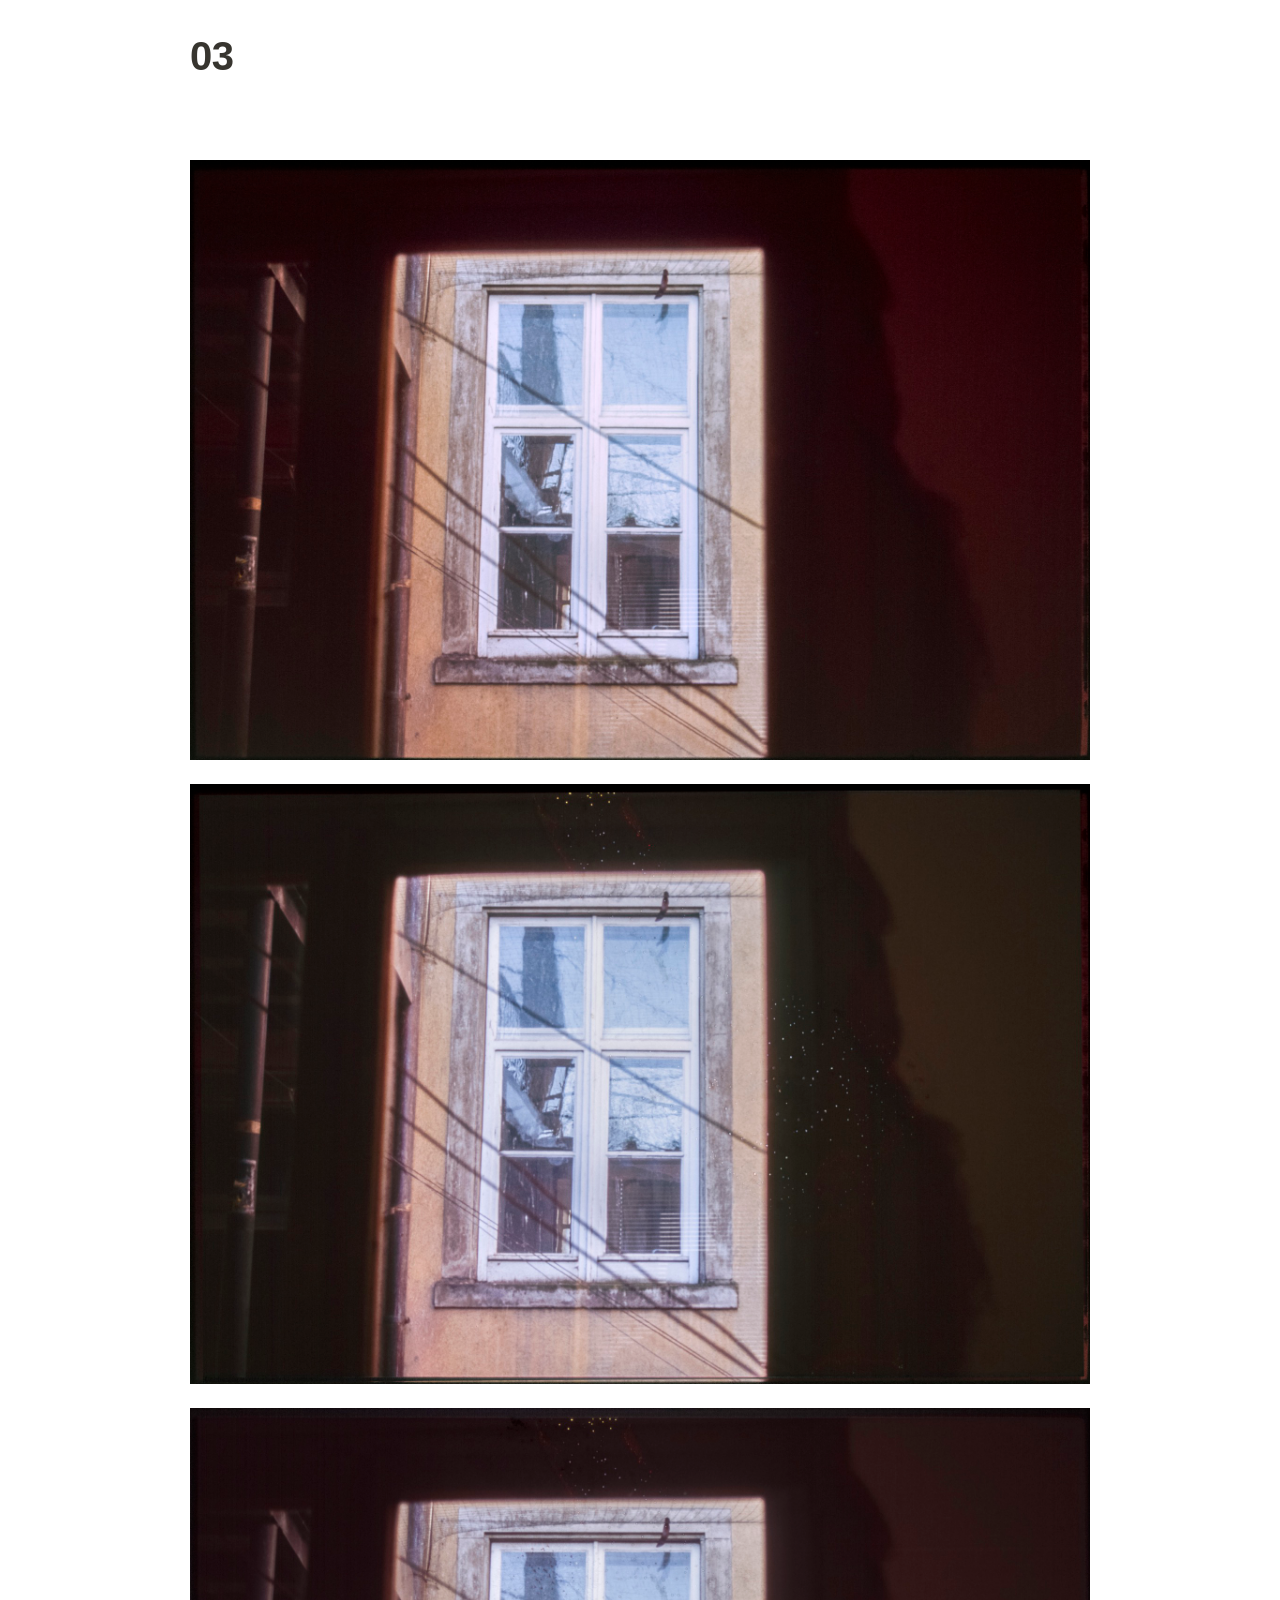
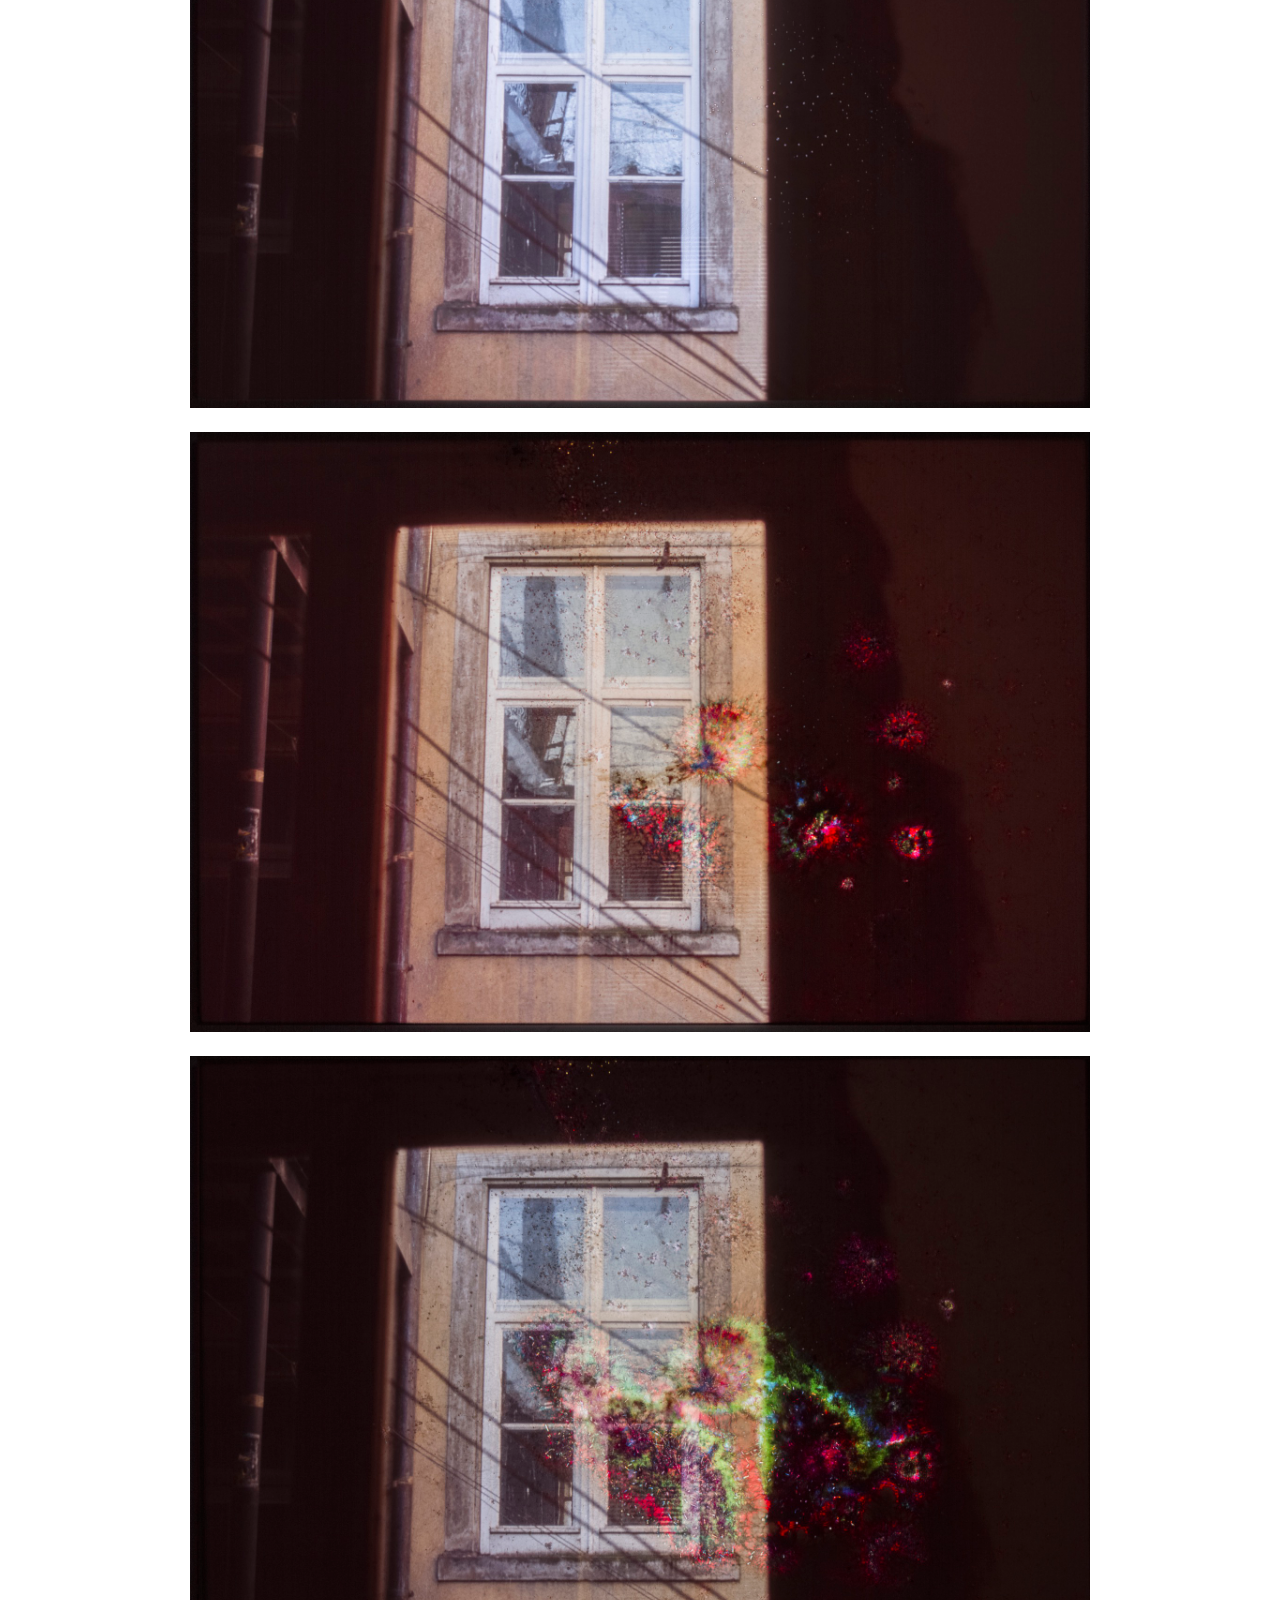
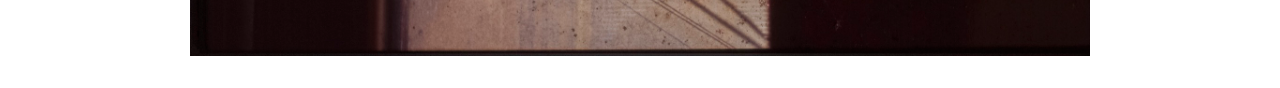
<file: 01_Preproduction/04_Material Experiment/01_Kodak E100/03 20607180fd9281709b73e39381dd911f.html>
<html><head><meta http-equiv="Content-Type" content="text/html; charset=utf-8"/><title>03</title><style>
/* cspell:disable-file */
/* webkit printing magic: print all background colors */
html {
	-webkit-print-color-adjust: exact;
}
* {
	box-sizing: border-box;
	-webkit-print-color-adjust: exact;
}

html,
body {
	margin: 0;
	padding: 0;
}
@media only screen {
	body {
		margin: 2em auto;
		max-width: 900px;
		color: rgb(55, 53, 47);
	}
}

body {
	line-height: 1.5;
	white-space: pre-wrap;
}

a,
a.visited {
	color: inherit;
	text-decoration: underline;
}

.pdf-relative-link-path {
	font-size: 80%;
	color: #444;
}

h1,
h2,
h3 {
	letter-spacing: -0.01em;
	line-height: 1.2;
	font-weight: 600;
	margin-bottom: 0;
}

/* Override strong tags inside headings to maintain consistent weight */
h1 strong,
h2 strong,
h3 strong {
	font-weight: 600;
}

.page-title {
	font-size: 2.5rem;
	font-weight: 700;
	margin-top: 0;
	margin-bottom: 0.75em;
}

h1 {
	font-size: 1.875rem;
	margin-top: 1.875rem;
}

h2 {
	font-size: 1.5rem;
	margin-top: 1.5rem;
}

h3 {
	font-size: 1.25rem;
	margin-top: 1.25rem;
}

.source {
	border: 1px solid #ddd;
	border-radius: 3px;
	padding: 1.5em;
	word-break: break-all;
}

.callout {
	border-radius: 10px;
	padding: 1rem;
}

figure {
	margin: 1.25em 0;
	page-break-inside: avoid;
}

figcaption {
	opacity: 0.5;
	font-size: 85%;
	margin-top: 0.5em;
}

mark {
	background-color: transparent;
}

.indented {
	padding-left: 1.5em;
}

hr {
	background: transparent;
	display: block;
	width: 100%;
	height: 1px;
	visibility: visible;
	border: none;
	border-bottom: 1px solid rgba(55, 53, 47, 0.09);
}

img {
	max-width: 100%;
}

@media only print {
	img {
		max-height: 100vh;
		object-fit: contain;
	}

	table.collection-content {
		width: 100%;
		table-layout: fixed;
	}

	table.collection-content th,
	table.collection-content td {
		overflow-wrap: anywhere;
	}

	table.collection-content td > .user,
	table.collection-content td > time {
		white-space: pre-wrap;
	}
}

@page {
	margin: 1in;
}

.collection-content-wrapper {
	overflow-x: auto;
}

@media only print {
	.collection-content-wrapper {
		overflow-x: visible;
	}
}

.collection-content {
	font-size: 0.875rem;
}

.collection-content td {
	white-space: pre-wrap;
	word-break: break-word;
}

.column-list {
	display: flex;
	gap: 46px;
}

.column {
	min-width: 0;
	overflow: hidden;
}

.column > *:first-child {
	margin-top: 0;
}

.table_of_contents-item {
	display: block;
	font-size: 0.875rem;
	line-height: 1.3;
	padding: 0.125rem;
}

.table_of_contents-indent-1 {
	margin-left: 1.5rem;
}

.table_of_contents-indent-2 {
	margin-left: 3rem;
}

.table_of_contents-indent-3 {
	margin-left: 4.5rem;
}

.table_of_contents-link {
	text-decoration: none;
	opacity: 0.7;
	border-bottom: 1px solid rgba(55, 53, 47, 0.18);
}

table,
th,
td {
	border: 1px solid rgba(55, 53, 47, 0.09);
	border-collapse: collapse;
}

table {
	border-left: none;
	border-right: none;
}

th,
td {
	font-weight: normal;
	padding: 0.25em 0.5em;
	line-height: 1.5;
	min-height: 1.5em;
	text-align: left;
}

th {
	color: rgba(55, 53, 47, 0.6);
}

ol,
ul {
	margin: 0;
	margin-block-start: 0.6em;
	margin-block-end: 0.6em;
}

li > ol:first-child,
li > ul:first-child {
	margin-block-start: 0.6em;
}

ul > li {
	list-style: disc;
}

ul.to-do-list {
	padding-inline-start: 0;
}

ul.to-do-list > li {
	list-style: none;
}

.to-do-children-checked {
	text-decoration: line-through;
	opacity: 0.375;
}

ul.toggle > li {
	list-style: none;
}

ul {
	padding-inline-start: 1.7em;
}

ul > li {
	padding-left: 0.1em;
}

ol {
	padding-inline-start: 1.6em;
}

ol.numbered-list.numbered-list-digits-2 {
	padding-inline-start: 2em;
}

ol.numbered-list.numbered-list-digits-3plus {
	padding-inline-start: 2.4em;
}

ol > li {
	padding-left: 0.2em;
}

.mono ol {
	padding-inline-start: 2em;
}

.mono ol > li {
	text-indent: -0.4em;
}

.toggle {
	padding-inline-start: 0em;
	list-style-type: none;
}

/* Indent toggle children */
.toggle > li > details {
	padding-left: 1.7em;
}

.toggle > li > details > summary {
	margin-left: -1.1em;
}

.selected-value {
	display: inline-block;
	padding: 0 0.5em;
	background: rgba(206, 205, 202, 0.5);
	border-radius: 3px;
	margin-right: 0.5em;
	margin-top: 0.3em;
	margin-bottom: 0.3em;
	white-space: nowrap;
}

.collection-title {
	display: inline-block;
	margin-right: 1em;
}

.page-description {
	margin-bottom: 2em;
}

.simple-table {
	margin-top: 1em;
	font-size: 0.875rem;
	empty-cells: show;
}
.simple-table td {
	height: 29px;
	min-width: 120px;
}

.simple-table th {
	height: 29px;
	min-width: 120px;
}

.simple-table-header-color {
	background: rgb(247, 246, 243);
	color: black;
}
.simple-table-header {
	font-weight: 500;
}

time {
	opacity: 0.5;
}

.icon {
	display: inline-flex;
	align-items: center;
	justify-content: center;
	max-width: 1.2em;
	max-height: 1.2em;
	text-decoration: none;
	vertical-align: text-bottom;
	margin-right: 0.5em;
}

img.icon {
	border-radius: 3px;
}

.callout img.notion-static-icon {
	width: 1em;
	height: 1em;
}

.callout p {
	margin: 0;
}

.callout h1,
.callout h2,
.callout h3 {
	margin: 0 0 0.6rem;
}

.user-icon {
	width: 1.5em;
	height: 1.5em;
	border-radius: 100%;
	margin-right: 0.5rem;
}

.user-icon-inner {
	font-size: 0.8em;
}

.text-icon {
	border: 1px solid #000;
	text-align: center;
}

.page-cover-image {
	display: block;
	object-fit: cover;
	width: 100%;
	max-height: 30vh;
}

.page-header-icon {
	font-size: 3rem;
	margin-bottom: 1rem;
}

.page-header-icon-with-cover {
	margin-top: -0.72em;
	margin-left: 0.07em;
}

.page-header-icon img {
	border-radius: 3px;
}

.link-to-page {
	margin: 1em 0;
	padding: 0;
	border: none;
	font-weight: 500;
}

p > .user {
	opacity: 0.5;
}

td > .user,
td > time {
	white-space: nowrap;
}

input[type="checkbox"] {
	transform: scale(1.5);
	margin-right: 0.6em;
	vertical-align: middle;
}

p {
	margin-top: 0.5em;
	margin-bottom: 0.5em;
}

.image {
	border: none;
	margin: 1.5em 0;
	padding: 0;
	border-radius: 0;
	text-align: center;
}

.code,
code {
	background: rgba(135, 131, 120, 0.15);
	border-radius: 3px;
	padding: 0.2em 0.4em;
	border-radius: 3px;
	font-size: 85%;
	tab-size: 2;
}

code {
	color: #eb5757;
}

.code {
	padding: 1.5em 1em;
}

.code-wrap {
	white-space: pre-wrap;
	word-break: break-all;
}

.code > code {
	background: none;
	padding: 0;
	font-size: 100%;
	color: inherit;
}

blockquote {
	font-size: 1em;
	margin: 1em 0;
	padding-left: 1em;
	border-left: 3px solid rgb(55, 53, 47);
}

blockquote.quote-large {
	font-size: 1.25em;
}

.bookmark {
	text-decoration: none;
	max-height: 8em;
	padding: 0;
	display: flex;
	width: 100%;
	align-items: stretch;
}

.bookmark-title {
	font-size: 0.85em;
	overflow: hidden;
	text-overflow: ellipsis;
	height: 1.75em;
	white-space: nowrap;
}

.bookmark-text {
	display: flex;
	flex-direction: column;
}

.bookmark-info {
	flex: 4 1 180px;
	padding: 12px 14px 14px;
	display: flex;
	flex-direction: column;
	justify-content: space-between;
}

.bookmark-image {
	width: 33%;
	flex: 1 1 180px;
	display: block;
	position: relative;
	object-fit: cover;
	border-radius: 1px;
}

.bookmark-description {
	color: rgba(55, 53, 47, 0.6);
	font-size: 0.75em;
	overflow: hidden;
	max-height: 4.5em;
	word-break: break-word;
}

.bookmark-href {
	font-size: 0.75em;
	margin-top: 0.25em;
}

.sans { font-family: ui-sans-serif, -apple-system, BlinkMacSystemFont, "Segoe UI Variable Display", "Segoe UI", Helvetica, "Apple Color Emoji", "Noto Sans Arabic", "Noto Sans Hebrew", Arial, sans-serif, "Segoe UI Emoji", "Segoe UI Symbol"; }
.code { font-family: "SFMono-Regular", Menlo, Consolas, "PT Mono", "Liberation Mono", Courier, monospace; }
.serif { font-family: Lyon-Text, Georgia, ui-serif, serif; }
.mono { font-family: iawriter-mono, Nitti, Menlo, Courier, monospace; }
.pdf .sans { font-family: Inter, ui-sans-serif, -apple-system, BlinkMacSystemFont, "Segoe UI Variable Display", "Segoe UI", Helvetica, "Apple Color Emoji", "Noto Sans Arabic", "Noto Sans Hebrew", Arial, sans-serif, "Segoe UI Emoji", "Segoe UI Symbol", 'Twemoji', 'Noto Color Emoji', 'Noto Sans CJK JP'; }
.pdf:lang(zh-CN) .sans { font-family: Inter, ui-sans-serif, -apple-system, BlinkMacSystemFont, "Segoe UI Variable Display", "Segoe UI", Helvetica, "Apple Color Emoji", "Noto Sans Arabic", "Noto Sans Hebrew", Arial, sans-serif, "Segoe UI Emoji", "Segoe UI Symbol", 'Twemoji', 'Noto Color Emoji', 'Noto Sans CJK SC'; }
.pdf:lang(zh-TW) .sans { font-family: Inter, ui-sans-serif, -apple-system, BlinkMacSystemFont, "Segoe UI Variable Display", "Segoe UI", Helvetica, "Apple Color Emoji", "Noto Sans Arabic", "Noto Sans Hebrew", Arial, sans-serif, "Segoe UI Emoji", "Segoe UI Symbol", 'Twemoji', 'Noto Color Emoji', 'Noto Sans CJK TC'; }
.pdf:lang(ko-KR) .sans { font-family: Inter, ui-sans-serif, -apple-system, BlinkMacSystemFont, "Segoe UI Variable Display", "Segoe UI", Helvetica, "Apple Color Emoji", "Noto Sans Arabic", "Noto Sans Hebrew", Arial, sans-serif, "Segoe UI Emoji", "Segoe UI Symbol", 'Twemoji', 'Noto Color Emoji', 'Noto Sans CJK KR'; }
.pdf .code { font-family: Source Code Pro, "SFMono-Regular", Menlo, Consolas, "PT Mono", "Liberation Mono", Courier, monospace, 'Twemoji', 'Noto Color Emoji', 'Noto Sans Mono CJK JP'; }
.pdf:lang(zh-CN) .code { font-family: Source Code Pro, "SFMono-Regular", Menlo, Consolas, "PT Mono", "Liberation Mono", Courier, monospace, 'Twemoji', 'Noto Color Emoji', 'Noto Sans Mono CJK SC'; }
.pdf:lang(zh-TW) .code { font-family: Source Code Pro, "SFMono-Regular", Menlo, Consolas, "PT Mono", "Liberation Mono", Courier, monospace, 'Twemoji', 'Noto Color Emoji', 'Noto Sans Mono CJK TC'; }
.pdf:lang(ko-KR) .code { font-family: Source Code Pro, "SFMono-Regular", Menlo, Consolas, "PT Mono", "Liberation Mono", Courier, monospace, 'Twemoji', 'Noto Color Emoji', 'Noto Sans Mono CJK KR'; }
.pdf .serif { font-family: PT Serif, Lyon-Text, Georgia, ui-serif, serif, 'Twemoji', 'Noto Color Emoji', 'Noto Serif CJK JP'; }
.pdf:lang(zh-CN) .serif { font-family: PT Serif, Lyon-Text, Georgia, ui-serif, serif, 'Twemoji', 'Noto Color Emoji', 'Noto Serif CJK SC'; }
.pdf:lang(zh-TW) .serif { font-family: PT Serif, Lyon-Text, Georgia, ui-serif, serif, 'Twemoji', 'Noto Color Emoji', 'Noto Serif CJK TC'; }
.pdf:lang(ko-KR) .serif { font-family: PT Serif, Lyon-Text, Georgia, ui-serif, serif, 'Twemoji', 'Noto Color Emoji', 'Noto Serif CJK KR'; }
.pdf .mono { font-family: PT Mono, iawriter-mono, Nitti, Menlo, Courier, monospace, 'Twemoji', 'Noto Color Emoji', 'Noto Sans Mono CJK JP'; }
.pdf:lang(zh-CN) .mono { font-family: PT Mono, iawriter-mono, Nitti, Menlo, Courier, monospace, 'Twemoji', 'Noto Color Emoji', 'Noto Sans Mono CJK SC'; }
.pdf:lang(zh-TW) .mono { font-family: PT Mono, iawriter-mono, Nitti, Menlo, Courier, monospace, 'Twemoji', 'Noto Color Emoji', 'Noto Sans Mono CJK TC'; }
.pdf:lang(ko-KR) .mono { font-family: PT Mono, iawriter-mono, Nitti, Menlo, Courier, monospace, 'Twemoji', 'Noto Color Emoji', 'Noto Sans Mono CJK KR'; }
.highlight-default {
	color: rgba(44, 44, 43, 1);
}
.highlight-gray {
	color: rgba(125, 122, 117, 1);
	fill: rgba(125, 122, 117, 1);
}
.highlight-brown {
	color: rgba(159, 118, 90, 1);
	fill: rgba(159, 118, 90, 1);
}
.highlight-orange {
	color: rgba(210, 123, 45, 1);
	fill: rgba(210, 123, 45, 1);
}
.highlight-yellow {
	color: rgba(203, 148, 52, 1);
	fill: rgba(203, 148, 52, 1);
}
.highlight-teal {
	color: rgba(80, 148, 110, 1);
	fill: rgba(80, 148, 110, 1);
}
.highlight-blue {
	color: rgba(56, 125, 201, 1);
	fill: rgba(56, 125, 201, 1);
}
.highlight-purple {
	color: rgba(154, 107, 180, 1);
	fill: rgba(154, 107, 180, 1);
}
.highlight-pink {
	color: rgba(193, 76, 138, 1);
	fill: rgba(193, 76, 138, 1);
}
.highlight-red {
	color: rgba(207, 81, 72, 1);
	fill: rgba(207, 81, 72, 1);
}
.highlight-default_background {
	color: rgba(44, 44, 43, 1);
}
.highlight-gray_background {
	background: rgba(42, 28, 0, 0.07);
}
.highlight-brown_background {
	background: rgba(139, 46, 0, 0.086);
}
.highlight-orange_background {
	background: rgba(224, 101, 1, 0.129);
}
.highlight-yellow_background {
	background: rgba(211, 168, 0, 0.137);
}
.highlight-teal_background {
	background: rgba(0, 100, 45, 0.09);
}
.highlight-blue_background {
	background: rgba(0, 124, 215, 0.094);
}
.highlight-purple_background {
	background: rgba(102, 0, 178, 0.078);
}
.highlight-pink_background {
	background: rgba(197, 0, 93, 0.086);
}
.highlight-red_background {
	background: rgba(223, 22, 0, 0.094);
}
.block-color-default {
	color: inherit;
	fill: inherit;
}
.block-color-gray {
	color: rgba(125, 122, 117, 1);
	fill: rgba(125, 122, 117, 1);
}
.block-color-brown {
	color: rgba(159, 118, 90, 1);
	fill: rgba(159, 118, 90, 1);
}
.block-color-orange {
	color: rgba(210, 123, 45, 1);
	fill: rgba(210, 123, 45, 1);
}
.block-color-yellow {
	color: rgba(203, 148, 52, 1);
	fill: rgba(203, 148, 52, 1);
}
.block-color-teal {
	color: rgba(80, 148, 110, 1);
	fill: rgba(80, 148, 110, 1);
}
.block-color-blue {
	color: rgba(56, 125, 201, 1);
	fill: rgba(56, 125, 201, 1);
}
.block-color-purple {
	color: rgba(154, 107, 180, 1);
	fill: rgba(154, 107, 180, 1);
}
.block-color-pink {
	color: rgba(193, 76, 138, 1);
	fill: rgba(193, 76, 138, 1);
}
.block-color-red {
	color: rgba(207, 81, 72, 1);
	fill: rgba(207, 81, 72, 1);
}
.block-color-default_background {
	color: inherit;
	fill: inherit;
}
.block-color-gray_background {
	background: rgba(240, 239, 237, 1);
}
.block-color-brown_background {
	background: rgba(245, 237, 233, 1);
}
.block-color-orange_background {
	background: rgba(251, 235, 222, 1);
}
.block-color-yellow_background {
	background: rgba(249, 243, 220, 1);
}
.block-color-teal_background {
	background: rgba(232, 241, 236, 1);
}
.block-color-blue_background {
	background: rgba(229, 242, 252, 1);
}
.block-color-purple_background {
	background: rgba(243, 235, 249, 1);
}
.block-color-pink_background {
	background: rgba(250, 233, 241, 1);
}
.block-color-red_background {
	background: rgba(252, 233, 231, 1);
}
.select-value-color-default { background-color: rgba(42, 28, 0, 0.07); }
.select-value-color-gray { background-color: rgba(28, 19, 1, 0.11); }
.select-value-color-brown { background-color: rgba(127, 51, 0, 0.156); }
.select-value-color-orange { background-color: rgba(196, 88, 0, 0.203); }
.select-value-color-yellow { background-color: rgba(209, 156, 0, 0.282); }
.select-value-color-green { background-color: rgba(0, 96, 38, 0.156); }
.select-value-color-blue { background-color: rgba(0, 118, 217, 0.203); }
.select-value-color-purple { background-color: rgba(92, 0, 163, 0.141); }
.select-value-color-pink { background-color: rgba(183, 0, 78, 0.152); }
.select-value-color-red { background-color: rgba(206, 24, 0, 0.164); }

.checkbox {
	display: inline-flex;
	vertical-align: text-bottom;
	width: 16;
	height: 16;
	background-size: 16px;
	margin-left: 2px;
	margin-right: 5px;
}

.checkbox-on {
	background-image: url("data:image/svg+xml;charset=UTF-8,%3Csvg%20width%3D%2216%22%20height%3D%2216%22%20viewBox%3D%220%200%2016%2016%22%20fill%3D%22none%22%20xmlns%3D%22http%3A%2F%2Fwww.w3.org%2F2000%2Fsvg%22%3E%0A%3Crect%20width%3D%2216%22%20height%3D%2216%22%20fill%3D%22%2358A9D7%22%2F%3E%0A%3Cpath%20d%3D%22M6.71429%2012.2852L14%204.9995L12.7143%203.71436L6.71429%209.71378L3.28571%206.2831L2%207.57092L6.71429%2012.2852Z%22%20fill%3D%22white%22%2F%3E%0A%3C%2Fsvg%3E");
}

.checkbox-off {
	background-image: url("data:image/svg+xml;charset=UTF-8,%3Csvg%20width%3D%2216%22%20height%3D%2216%22%20viewBox%3D%220%200%2016%2016%22%20fill%3D%22none%22%20xmlns%3D%22http%3A%2F%2Fwww.w3.org%2F2000%2Fsvg%22%3E%0A%3Crect%20x%3D%220.75%22%20y%3D%220.75%22%20width%3D%2214.5%22%20height%3D%2214.5%22%20fill%3D%22white%22%20stroke%3D%22%2336352F%22%20stroke-width%3D%221.5%22%2F%3E%0A%3C%2Fsvg%3E");
}
	
</style></head><body><article id="20607180-fd92-8170-9b73-e39381dd911f" class="page sans"><header><h1 class="page-title" dir="auto">03</h1><p class="page-description" dir="auto"></p></header><div class="page-body"><div style="display:contents" dir="auto"><p id="20607180-fd92-8108-afc8-c612ad366ea3" class="">
</p></div><div style="display:contents" dir="ltr"><figure id="20607180-fd92-812f-b7b5-e92d86292da3" class="image"><a href="03/05-09.jpg"><img style="width:4391px" src="03/05-09.jpg"/></a></figure></div><div style="display:contents" dir="ltr"><figure id="20607180-fd92-81a3-a26b-c0c1ef930f93" class="image"><a href="03/05-16.jpg"><img style="width:4391px" src="03/05-16.jpg"/></a></figure></div><div style="display:contents" dir="ltr"><figure id="20607180-fd92-81af-ad65-dcb8cb33ae3d" class="image"><a href="03/05-18.jpg"><img style="width:4391px" src="03/05-18.jpg"/></a></figure></div><div style="display:contents" dir="ltr"><figure id="20607180-fd92-81fb-9796-cceff6e7099f" class="image"><a href="03/05-22.jpg"><img style="width:4391px" src="03/05-22.jpg"/></a></figure></div><div style="display:contents" dir="ltr"><figure id="20607180-fd92-81b3-874c-daf64ca97044" class="image"><a href="03/05-27.jpg"><img style="width:4391px" src="03/05-27.jpg"/></a></figure></div></div></article><span class="sans" style="font-size:14px;padding-top:2em"></span></body></html>
</file>
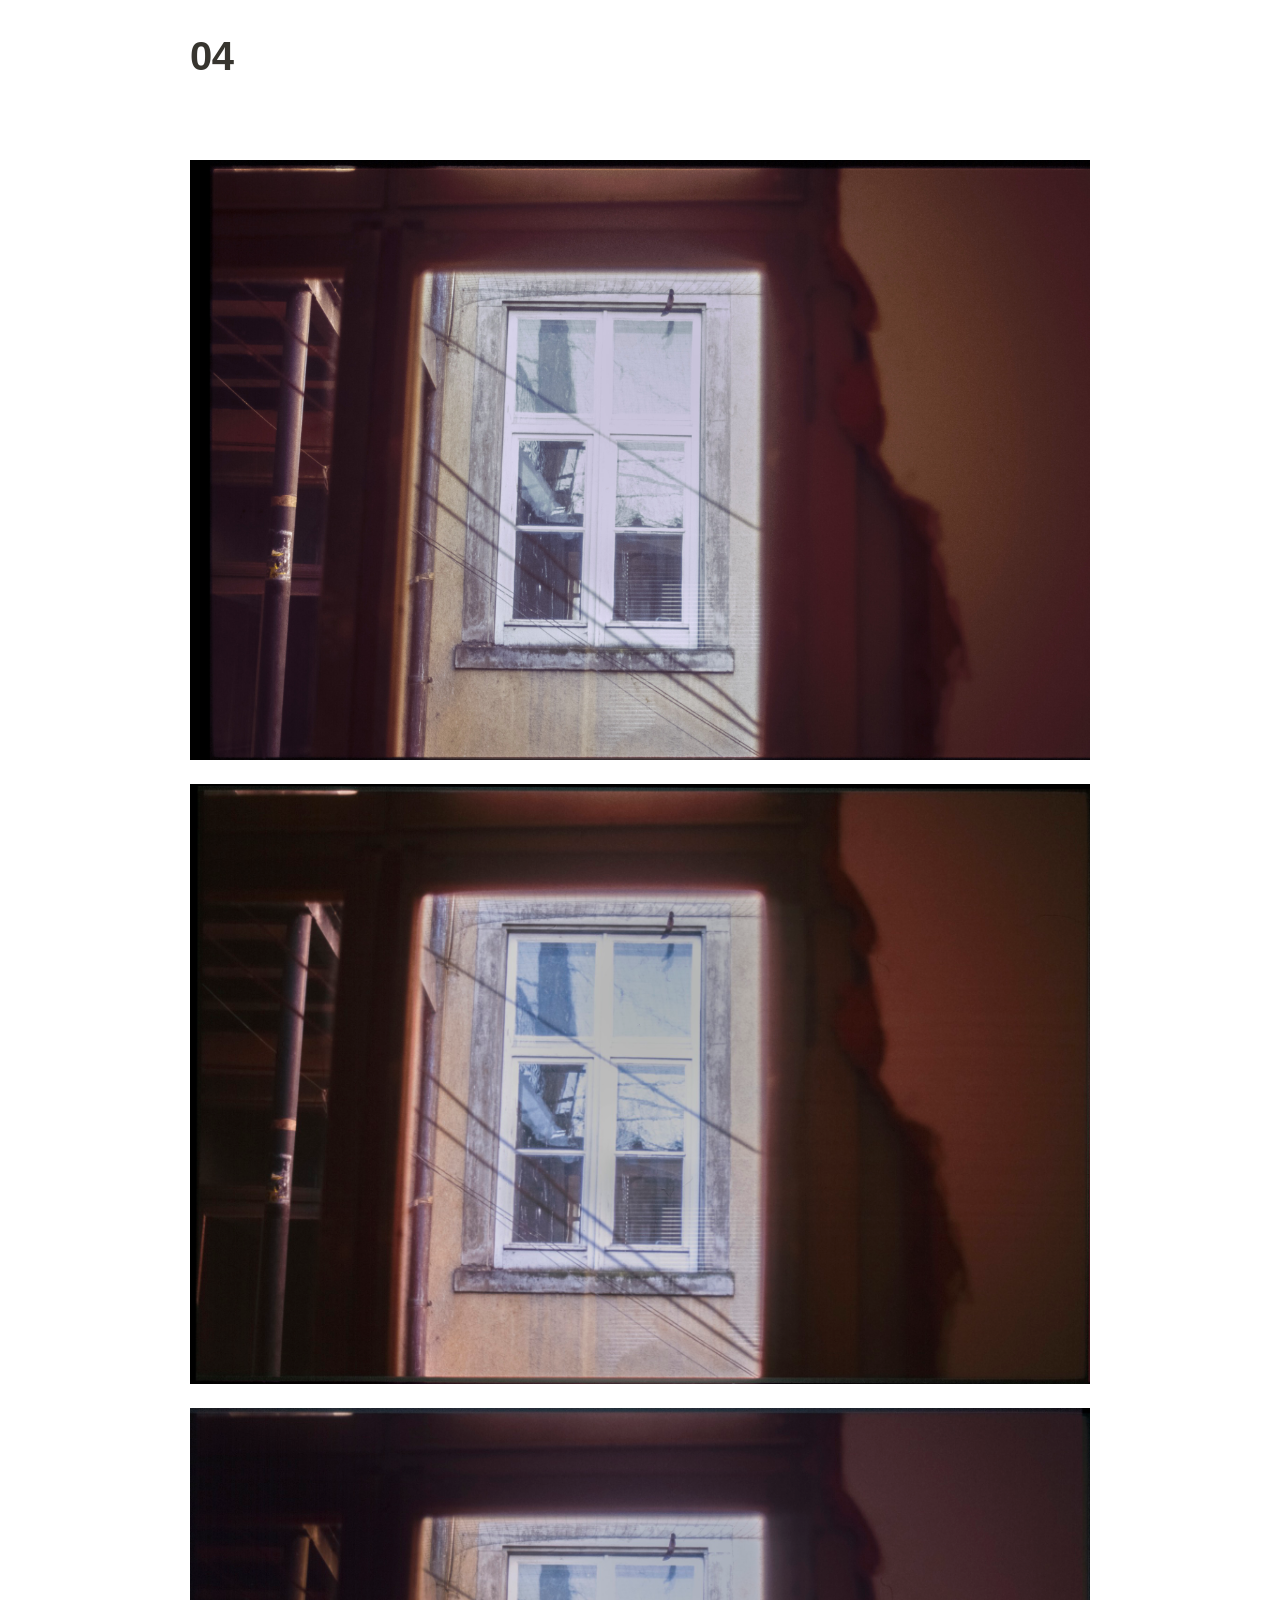
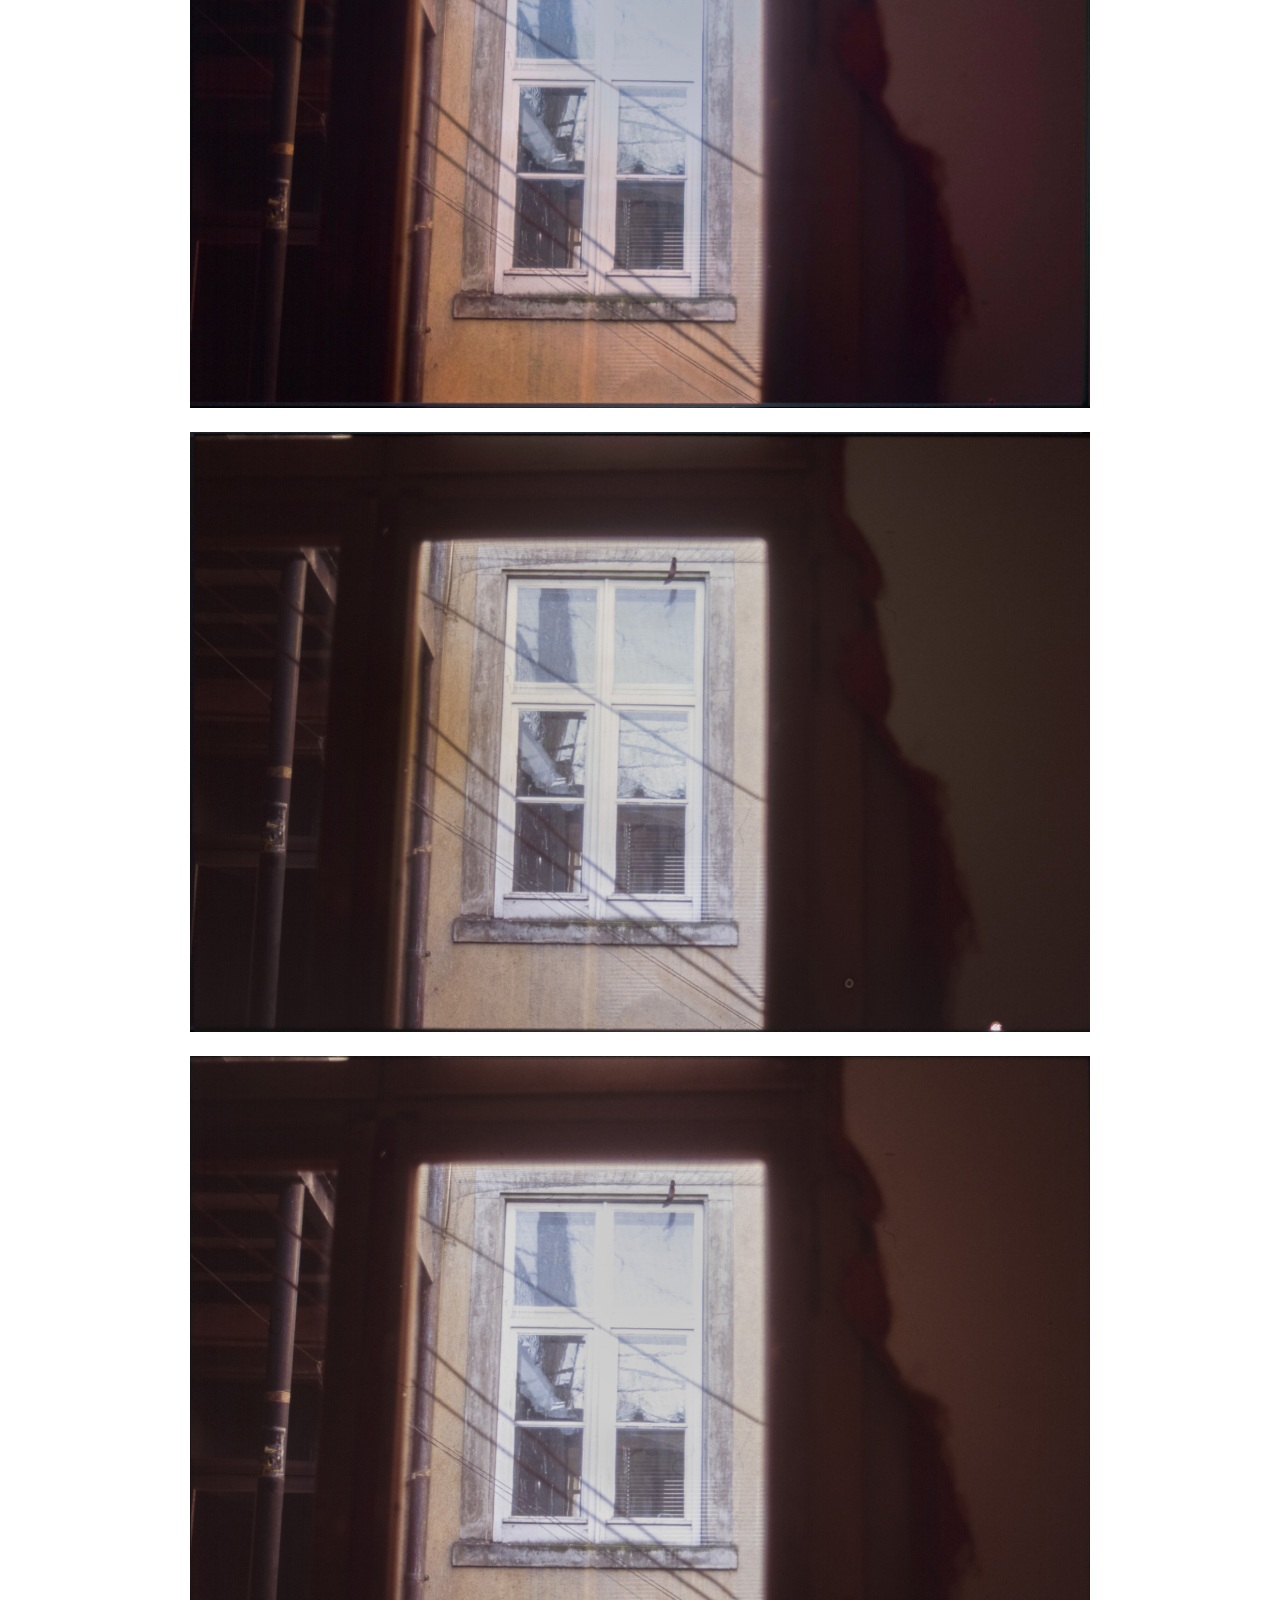
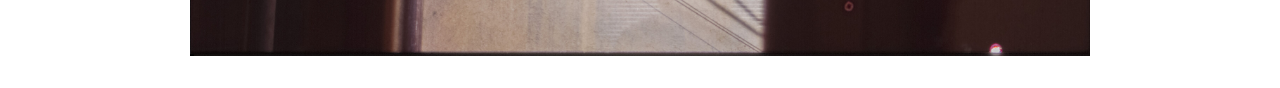
<file: 01_Preproduction/04_Material Experiment/01_Kodak E100/04 20607180fd92818392bddc7d9294a3e6.html>
<html><head><meta http-equiv="Content-Type" content="text/html; charset=utf-8"/><title>04</title><style>
/* cspell:disable-file */
/* webkit printing magic: print all background colors */
html {
	-webkit-print-color-adjust: exact;
}
* {
	box-sizing: border-box;
	-webkit-print-color-adjust: exact;
}

html,
body {
	margin: 0;
	padding: 0;
}
@media only screen {
	body {
		margin: 2em auto;
		max-width: 900px;
		color: rgb(55, 53, 47);
	}
}

body {
	line-height: 1.5;
	white-space: pre-wrap;
}

a,
a.visited {
	color: inherit;
	text-decoration: underline;
}

.pdf-relative-link-path {
	font-size: 80%;
	color: #444;
}

h1,
h2,
h3 {
	letter-spacing: -0.01em;
	line-height: 1.2;
	font-weight: 600;
	margin-bottom: 0;
}

/* Override strong tags inside headings to maintain consistent weight */
h1 strong,
h2 strong,
h3 strong {
	font-weight: 600;
}

.page-title {
	font-size: 2.5rem;
	font-weight: 700;
	margin-top: 0;
	margin-bottom: 0.75em;
}

h1 {
	font-size: 1.875rem;
	margin-top: 1.875rem;
}

h2 {
	font-size: 1.5rem;
	margin-top: 1.5rem;
}

h3 {
	font-size: 1.25rem;
	margin-top: 1.25rem;
}

.source {
	border: 1px solid #ddd;
	border-radius: 3px;
	padding: 1.5em;
	word-break: break-all;
}

.callout {
	border-radius: 10px;
	padding: 1rem;
}

figure {
	margin: 1.25em 0;
	page-break-inside: avoid;
}

figcaption {
	opacity: 0.5;
	font-size: 85%;
	margin-top: 0.5em;
}

mark {
	background-color: transparent;
}

.indented {
	padding-left: 1.5em;
}

hr {
	background: transparent;
	display: block;
	width: 100%;
	height: 1px;
	visibility: visible;
	border: none;
	border-bottom: 1px solid rgba(55, 53, 47, 0.09);
}

img {
	max-width: 100%;
}

@media only print {
	img {
		max-height: 100vh;
		object-fit: contain;
	}

	table.collection-content {
		width: 100%;
		table-layout: fixed;
	}

	table.collection-content th,
	table.collection-content td {
		overflow-wrap: anywhere;
	}

	table.collection-content td > .user,
	table.collection-content td > time {
		white-space: pre-wrap;
	}
}

@page {
	margin: 1in;
}

.collection-content-wrapper {
	overflow-x: auto;
}

@media only print {
	.collection-content-wrapper {
		overflow-x: visible;
	}
}

.collection-content {
	font-size: 0.875rem;
}

.collection-content td {
	white-space: pre-wrap;
	word-break: break-word;
}

.column-list {
	display: flex;
	gap: 46px;
}

.column {
	min-width: 0;
	overflow: hidden;
}

.column > *:first-child {
	margin-top: 0;
}

.table_of_contents-item {
	display: block;
	font-size: 0.875rem;
	line-height: 1.3;
	padding: 0.125rem;
}

.table_of_contents-indent-1 {
	margin-left: 1.5rem;
}

.table_of_contents-indent-2 {
	margin-left: 3rem;
}

.table_of_contents-indent-3 {
	margin-left: 4.5rem;
}

.table_of_contents-link {
	text-decoration: none;
	opacity: 0.7;
	border-bottom: 1px solid rgba(55, 53, 47, 0.18);
}

table,
th,
td {
	border: 1px solid rgba(55, 53, 47, 0.09);
	border-collapse: collapse;
}

table {
	border-left: none;
	border-right: none;
}

th,
td {
	font-weight: normal;
	padding: 0.25em 0.5em;
	line-height: 1.5;
	min-height: 1.5em;
	text-align: left;
}

th {
	color: rgba(55, 53, 47, 0.6);
}

ol,
ul {
	margin: 0;
	margin-block-start: 0.6em;
	margin-block-end: 0.6em;
}

li > ol:first-child,
li > ul:first-child {
	margin-block-start: 0.6em;
}

ul > li {
	list-style: disc;
}

ul.to-do-list {
	padding-inline-start: 0;
}

ul.to-do-list > li {
	list-style: none;
}

.to-do-children-checked {
	text-decoration: line-through;
	opacity: 0.375;
}

ul.toggle > li {
	list-style: none;
}

ul {
	padding-inline-start: 1.7em;
}

ul > li {
	padding-left: 0.1em;
}

ol {
	padding-inline-start: 1.6em;
}

ol.numbered-list.numbered-list-digits-2 {
	padding-inline-start: 2em;
}

ol.numbered-list.numbered-list-digits-3plus {
	padding-inline-start: 2.4em;
}

ol > li {
	padding-left: 0.2em;
}

.mono ol {
	padding-inline-start: 2em;
}

.mono ol > li {
	text-indent: -0.4em;
}

.toggle {
	padding-inline-start: 0em;
	list-style-type: none;
}

/* Indent toggle children */
.toggle > li > details {
	padding-left: 1.7em;
}

.toggle > li > details > summary {
	margin-left: -1.1em;
}

.selected-value {
	display: inline-block;
	padding: 0 0.5em;
	background: rgba(206, 205, 202, 0.5);
	border-radius: 3px;
	margin-right: 0.5em;
	margin-top: 0.3em;
	margin-bottom: 0.3em;
	white-space: nowrap;
}

.collection-title {
	display: inline-block;
	margin-right: 1em;
}

.page-description {
	margin-bottom: 2em;
}

.simple-table {
	margin-top: 1em;
	font-size: 0.875rem;
	empty-cells: show;
}
.simple-table td {
	height: 29px;
	min-width: 120px;
}

.simple-table th {
	height: 29px;
	min-width: 120px;
}

.simple-table-header-color {
	background: rgb(247, 246, 243);
	color: black;
}
.simple-table-header {
	font-weight: 500;
}

time {
	opacity: 0.5;
}

.icon {
	display: inline-flex;
	align-items: center;
	justify-content: center;
	max-width: 1.2em;
	max-height: 1.2em;
	text-decoration: none;
	vertical-align: text-bottom;
	margin-right: 0.5em;
}

img.icon {
	border-radius: 3px;
}

.callout img.notion-static-icon {
	width: 1em;
	height: 1em;
}

.callout p {
	margin: 0;
}

.callout h1,
.callout h2,
.callout h3 {
	margin: 0 0 0.6rem;
}

.user-icon {
	width: 1.5em;
	height: 1.5em;
	border-radius: 100%;
	margin-right: 0.5rem;
}

.user-icon-inner {
	font-size: 0.8em;
}

.text-icon {
	border: 1px solid #000;
	text-align: center;
}

.page-cover-image {
	display: block;
	object-fit: cover;
	width: 100%;
	max-height: 30vh;
}

.page-header-icon {
	font-size: 3rem;
	margin-bottom: 1rem;
}

.page-header-icon-with-cover {
	margin-top: -0.72em;
	margin-left: 0.07em;
}

.page-header-icon img {
	border-radius: 3px;
}

.link-to-page {
	margin: 1em 0;
	padding: 0;
	border: none;
	font-weight: 500;
}

p > .user {
	opacity: 0.5;
}

td > .user,
td > time {
	white-space: nowrap;
}

input[type="checkbox"] {
	transform: scale(1.5);
	margin-right: 0.6em;
	vertical-align: middle;
}

p {
	margin-top: 0.5em;
	margin-bottom: 0.5em;
}

.image {
	border: none;
	margin: 1.5em 0;
	padding: 0;
	border-radius: 0;
	text-align: center;
}

.code,
code {
	background: rgba(135, 131, 120, 0.15);
	border-radius: 3px;
	padding: 0.2em 0.4em;
	border-radius: 3px;
	font-size: 85%;
	tab-size: 2;
}

code {
	color: #eb5757;
}

.code {
	padding: 1.5em 1em;
}

.code-wrap {
	white-space: pre-wrap;
	word-break: break-all;
}

.code > code {
	background: none;
	padding: 0;
	font-size: 100%;
	color: inherit;
}

blockquote {
	font-size: 1em;
	margin: 1em 0;
	padding-left: 1em;
	border-left: 3px solid rgb(55, 53, 47);
}

blockquote.quote-large {
	font-size: 1.25em;
}

.bookmark {
	text-decoration: none;
	max-height: 8em;
	padding: 0;
	display: flex;
	width: 100%;
	align-items: stretch;
}

.bookmark-title {
	font-size: 0.85em;
	overflow: hidden;
	text-overflow: ellipsis;
	height: 1.75em;
	white-space: nowrap;
}

.bookmark-text {
	display: flex;
	flex-direction: column;
}

.bookmark-info {
	flex: 4 1 180px;
	padding: 12px 14px 14px;
	display: flex;
	flex-direction: column;
	justify-content: space-between;
}

.bookmark-image {
	width: 33%;
	flex: 1 1 180px;
	display: block;
	position: relative;
	object-fit: cover;
	border-radius: 1px;
}

.bookmark-description {
	color: rgba(55, 53, 47, 0.6);
	font-size: 0.75em;
	overflow: hidden;
	max-height: 4.5em;
	word-break: break-word;
}

.bookmark-href {
	font-size: 0.75em;
	margin-top: 0.25em;
}

.sans { font-family: ui-sans-serif, -apple-system, BlinkMacSystemFont, "Segoe UI Variable Display", "Segoe UI", Helvetica, "Apple Color Emoji", "Noto Sans Arabic", "Noto Sans Hebrew", Arial, sans-serif, "Segoe UI Emoji", "Segoe UI Symbol"; }
.code { font-family: "SFMono-Regular", Menlo, Consolas, "PT Mono", "Liberation Mono", Courier, monospace; }
.serif { font-family: Lyon-Text, Georgia, ui-serif, serif; }
.mono { font-family: iawriter-mono, Nitti, Menlo, Courier, monospace; }
.pdf .sans { font-family: Inter, ui-sans-serif, -apple-system, BlinkMacSystemFont, "Segoe UI Variable Display", "Segoe UI", Helvetica, "Apple Color Emoji", "Noto Sans Arabic", "Noto Sans Hebrew", Arial, sans-serif, "Segoe UI Emoji", "Segoe UI Symbol", 'Twemoji', 'Noto Color Emoji', 'Noto Sans CJK JP'; }
.pdf:lang(zh-CN) .sans { font-family: Inter, ui-sans-serif, -apple-system, BlinkMacSystemFont, "Segoe UI Variable Display", "Segoe UI", Helvetica, "Apple Color Emoji", "Noto Sans Arabic", "Noto Sans Hebrew", Arial, sans-serif, "Segoe UI Emoji", "Segoe UI Symbol", 'Twemoji', 'Noto Color Emoji', 'Noto Sans CJK SC'; }
.pdf:lang(zh-TW) .sans { font-family: Inter, ui-sans-serif, -apple-system, BlinkMacSystemFont, "Segoe UI Variable Display", "Segoe UI", Helvetica, "Apple Color Emoji", "Noto Sans Arabic", "Noto Sans Hebrew", Arial, sans-serif, "Segoe UI Emoji", "Segoe UI Symbol", 'Twemoji', 'Noto Color Emoji', 'Noto Sans CJK TC'; }
.pdf:lang(ko-KR) .sans { font-family: Inter, ui-sans-serif, -apple-system, BlinkMacSystemFont, "Segoe UI Variable Display", "Segoe UI", Helvetica, "Apple Color Emoji", "Noto Sans Arabic", "Noto Sans Hebrew", Arial, sans-serif, "Segoe UI Emoji", "Segoe UI Symbol", 'Twemoji', 'Noto Color Emoji', 'Noto Sans CJK KR'; }
.pdf .code { font-family: Source Code Pro, "SFMono-Regular", Menlo, Consolas, "PT Mono", "Liberation Mono", Courier, monospace, 'Twemoji', 'Noto Color Emoji', 'Noto Sans Mono CJK JP'; }
.pdf:lang(zh-CN) .code { font-family: Source Code Pro, "SFMono-Regular", Menlo, Consolas, "PT Mono", "Liberation Mono", Courier, monospace, 'Twemoji', 'Noto Color Emoji', 'Noto Sans Mono CJK SC'; }
.pdf:lang(zh-TW) .code { font-family: Source Code Pro, "SFMono-Regular", Menlo, Consolas, "PT Mono", "Liberation Mono", Courier, monospace, 'Twemoji', 'Noto Color Emoji', 'Noto Sans Mono CJK TC'; }
.pdf:lang(ko-KR) .code { font-family: Source Code Pro, "SFMono-Regular", Menlo, Consolas, "PT Mono", "Liberation Mono", Courier, monospace, 'Twemoji', 'Noto Color Emoji', 'Noto Sans Mono CJK KR'; }
.pdf .serif { font-family: PT Serif, Lyon-Text, Georgia, ui-serif, serif, 'Twemoji', 'Noto Color Emoji', 'Noto Serif CJK JP'; }
.pdf:lang(zh-CN) .serif { font-family: PT Serif, Lyon-Text, Georgia, ui-serif, serif, 'Twemoji', 'Noto Color Emoji', 'Noto Serif CJK SC'; }
.pdf:lang(zh-TW) .serif { font-family: PT Serif, Lyon-Text, Georgia, ui-serif, serif, 'Twemoji', 'Noto Color Emoji', 'Noto Serif CJK TC'; }
.pdf:lang(ko-KR) .serif { font-family: PT Serif, Lyon-Text, Georgia, ui-serif, serif, 'Twemoji', 'Noto Color Emoji', 'Noto Serif CJK KR'; }
.pdf .mono { font-family: PT Mono, iawriter-mono, Nitti, Menlo, Courier, monospace, 'Twemoji', 'Noto Color Emoji', 'Noto Sans Mono CJK JP'; }
.pdf:lang(zh-CN) .mono { font-family: PT Mono, iawriter-mono, Nitti, Menlo, Courier, monospace, 'Twemoji', 'Noto Color Emoji', 'Noto Sans Mono CJK SC'; }
.pdf:lang(zh-TW) .mono { font-family: PT Mono, iawriter-mono, Nitti, Menlo, Courier, monospace, 'Twemoji', 'Noto Color Emoji', 'Noto Sans Mono CJK TC'; }
.pdf:lang(ko-KR) .mono { font-family: PT Mono, iawriter-mono, Nitti, Menlo, Courier, monospace, 'Twemoji', 'Noto Color Emoji', 'Noto Sans Mono CJK KR'; }
.highlight-default {
	color: rgba(44, 44, 43, 1);
}
.highlight-gray {
	color: rgba(125, 122, 117, 1);
	fill: rgba(125, 122, 117, 1);
}
.highlight-brown {
	color: rgba(159, 118, 90, 1);
	fill: rgba(159, 118, 90, 1);
}
.highlight-orange {
	color: rgba(210, 123, 45, 1);
	fill: rgba(210, 123, 45, 1);
}
.highlight-yellow {
	color: rgba(203, 148, 52, 1);
	fill: rgba(203, 148, 52, 1);
}
.highlight-teal {
	color: rgba(80, 148, 110, 1);
	fill: rgba(80, 148, 110, 1);
}
.highlight-blue {
	color: rgba(56, 125, 201, 1);
	fill: rgba(56, 125, 201, 1);
}
.highlight-purple {
	color: rgba(154, 107, 180, 1);
	fill: rgba(154, 107, 180, 1);
}
.highlight-pink {
	color: rgba(193, 76, 138, 1);
	fill: rgba(193, 76, 138, 1);
}
.highlight-red {
	color: rgba(207, 81, 72, 1);
	fill: rgba(207, 81, 72, 1);
}
.highlight-default_background {
	color: rgba(44, 44, 43, 1);
}
.highlight-gray_background {
	background: rgba(42, 28, 0, 0.07);
}
.highlight-brown_background {
	background: rgba(139, 46, 0, 0.086);
}
.highlight-orange_background {
	background: rgba(224, 101, 1, 0.129);
}
.highlight-yellow_background {
	background: rgba(211, 168, 0, 0.137);
}
.highlight-teal_background {
	background: rgba(0, 100, 45, 0.09);
}
.highlight-blue_background {
	background: rgba(0, 124, 215, 0.094);
}
.highlight-purple_background {
	background: rgba(102, 0, 178, 0.078);
}
.highlight-pink_background {
	background: rgba(197, 0, 93, 0.086);
}
.highlight-red_background {
	background: rgba(223, 22, 0, 0.094);
}
.block-color-default {
	color: inherit;
	fill: inherit;
}
.block-color-gray {
	color: rgba(125, 122, 117, 1);
	fill: rgba(125, 122, 117, 1);
}
.block-color-brown {
	color: rgba(159, 118, 90, 1);
	fill: rgba(159, 118, 90, 1);
}
.block-color-orange {
	color: rgba(210, 123, 45, 1);
	fill: rgba(210, 123, 45, 1);
}
.block-color-yellow {
	color: rgba(203, 148, 52, 1);
	fill: rgba(203, 148, 52, 1);
}
.block-color-teal {
	color: rgba(80, 148, 110, 1);
	fill: rgba(80, 148, 110, 1);
}
.block-color-blue {
	color: rgba(56, 125, 201, 1);
	fill: rgba(56, 125, 201, 1);
}
.block-color-purple {
	color: rgba(154, 107, 180, 1);
	fill: rgba(154, 107, 180, 1);
}
.block-color-pink {
	color: rgba(193, 76, 138, 1);
	fill: rgba(193, 76, 138, 1);
}
.block-color-red {
	color: rgba(207, 81, 72, 1);
	fill: rgba(207, 81, 72, 1);
}
.block-color-default_background {
	color: inherit;
	fill: inherit;
}
.block-color-gray_background {
	background: rgba(240, 239, 237, 1);
}
.block-color-brown_background {
	background: rgba(245, 237, 233, 1);
}
.block-color-orange_background {
	background: rgba(251, 235, 222, 1);
}
.block-color-yellow_background {
	background: rgba(249, 243, 220, 1);
}
.block-color-teal_background {
	background: rgba(232, 241, 236, 1);
}
.block-color-blue_background {
	background: rgba(229, 242, 252, 1);
}
.block-color-purple_background {
	background: rgba(243, 235, 249, 1);
}
.block-color-pink_background {
	background: rgba(250, 233, 241, 1);
}
.block-color-red_background {
	background: rgba(252, 233, 231, 1);
}
.select-value-color-default { background-color: rgba(42, 28, 0, 0.07); }
.select-value-color-gray { background-color: rgba(28, 19, 1, 0.11); }
.select-value-color-brown { background-color: rgba(127, 51, 0, 0.156); }
.select-value-color-orange { background-color: rgba(196, 88, 0, 0.203); }
.select-value-color-yellow { background-color: rgba(209, 156, 0, 0.282); }
.select-value-color-green { background-color: rgba(0, 96, 38, 0.156); }
.select-value-color-blue { background-color: rgba(0, 118, 217, 0.203); }
.select-value-color-purple { background-color: rgba(92, 0, 163, 0.141); }
.select-value-color-pink { background-color: rgba(183, 0, 78, 0.152); }
.select-value-color-red { background-color: rgba(206, 24, 0, 0.164); }

.checkbox {
	display: inline-flex;
	vertical-align: text-bottom;
	width: 16;
	height: 16;
	background-size: 16px;
	margin-left: 2px;
	margin-right: 5px;
}

.checkbox-on {
	background-image: url("data:image/svg+xml;charset=UTF-8,%3Csvg%20width%3D%2216%22%20height%3D%2216%22%20viewBox%3D%220%200%2016%2016%22%20fill%3D%22none%22%20xmlns%3D%22http%3A%2F%2Fwww.w3.org%2F2000%2Fsvg%22%3E%0A%3Crect%20width%3D%2216%22%20height%3D%2216%22%20fill%3D%22%2358A9D7%22%2F%3E%0A%3Cpath%20d%3D%22M6.71429%2012.2852L14%204.9995L12.7143%203.71436L6.71429%209.71378L3.28571%206.2831L2%207.57092L6.71429%2012.2852Z%22%20fill%3D%22white%22%2F%3E%0A%3C%2Fsvg%3E");
}

.checkbox-off {
	background-image: url("data:image/svg+xml;charset=UTF-8,%3Csvg%20width%3D%2216%22%20height%3D%2216%22%20viewBox%3D%220%200%2016%2016%22%20fill%3D%22none%22%20xmlns%3D%22http%3A%2F%2Fwww.w3.org%2F2000%2Fsvg%22%3E%0A%3Crect%20x%3D%220.75%22%20y%3D%220.75%22%20width%3D%2214.5%22%20height%3D%2214.5%22%20fill%3D%22white%22%20stroke%3D%22%2336352F%22%20stroke-width%3D%221.5%22%2F%3E%0A%3C%2Fsvg%3E");
}
	
</style></head><body><article id="20607180-fd92-8183-92bd-dc7d9294a3e6" class="page sans"><header><h1 class="page-title" dir="auto">04</h1><p class="page-description" dir="auto"></p></header><div class="page-body"><div style="display:contents" dir="auto"><p id="20607180-fd92-81e0-9e0c-cf71ffb1f55b" class="">
</p></div><div style="display:contents" dir="ltr"><figure id="20607180-fd92-8126-98c7-d85f861a821a" class="image"><a href="04/05-09.jpg"><img style="width:4392px" src="04/05-09.jpg"/></a></figure></div><div style="display:contents" dir="ltr"><figure id="20607180-fd92-81e3-ad83-f14b3c0dd623" class="image"><a href="04/05-16.jpg"><img style="width:4392px" src="04/05-16.jpg"/></a></figure></div><div style="display:contents" dir="ltr"><figure id="20607180-fd92-81be-9d81-cd2923d355b8" class="image"><a href="04/05-18.jpg"><img style="width:4392px" src="04/05-18.jpg"/></a></figure></div><div style="display:contents" dir="ltr"><figure id="20607180-fd92-81e7-a924-f76958a36f78" class="image"><a href="04/05-22.jpg"><img style="width:4392px" src="04/05-22.jpg"/></a></figure></div><div style="display:contents" dir="ltr"><figure id="20607180-fd92-81e0-9067-c6c00e076e36" class="image"><a href="04/05-27.jpg"><img style="width:4392px" src="04/05-27.jpg"/></a></figure></div></div></article><span class="sans" style="font-size:14px;padding-top:2em"></span></body></html>
</file>
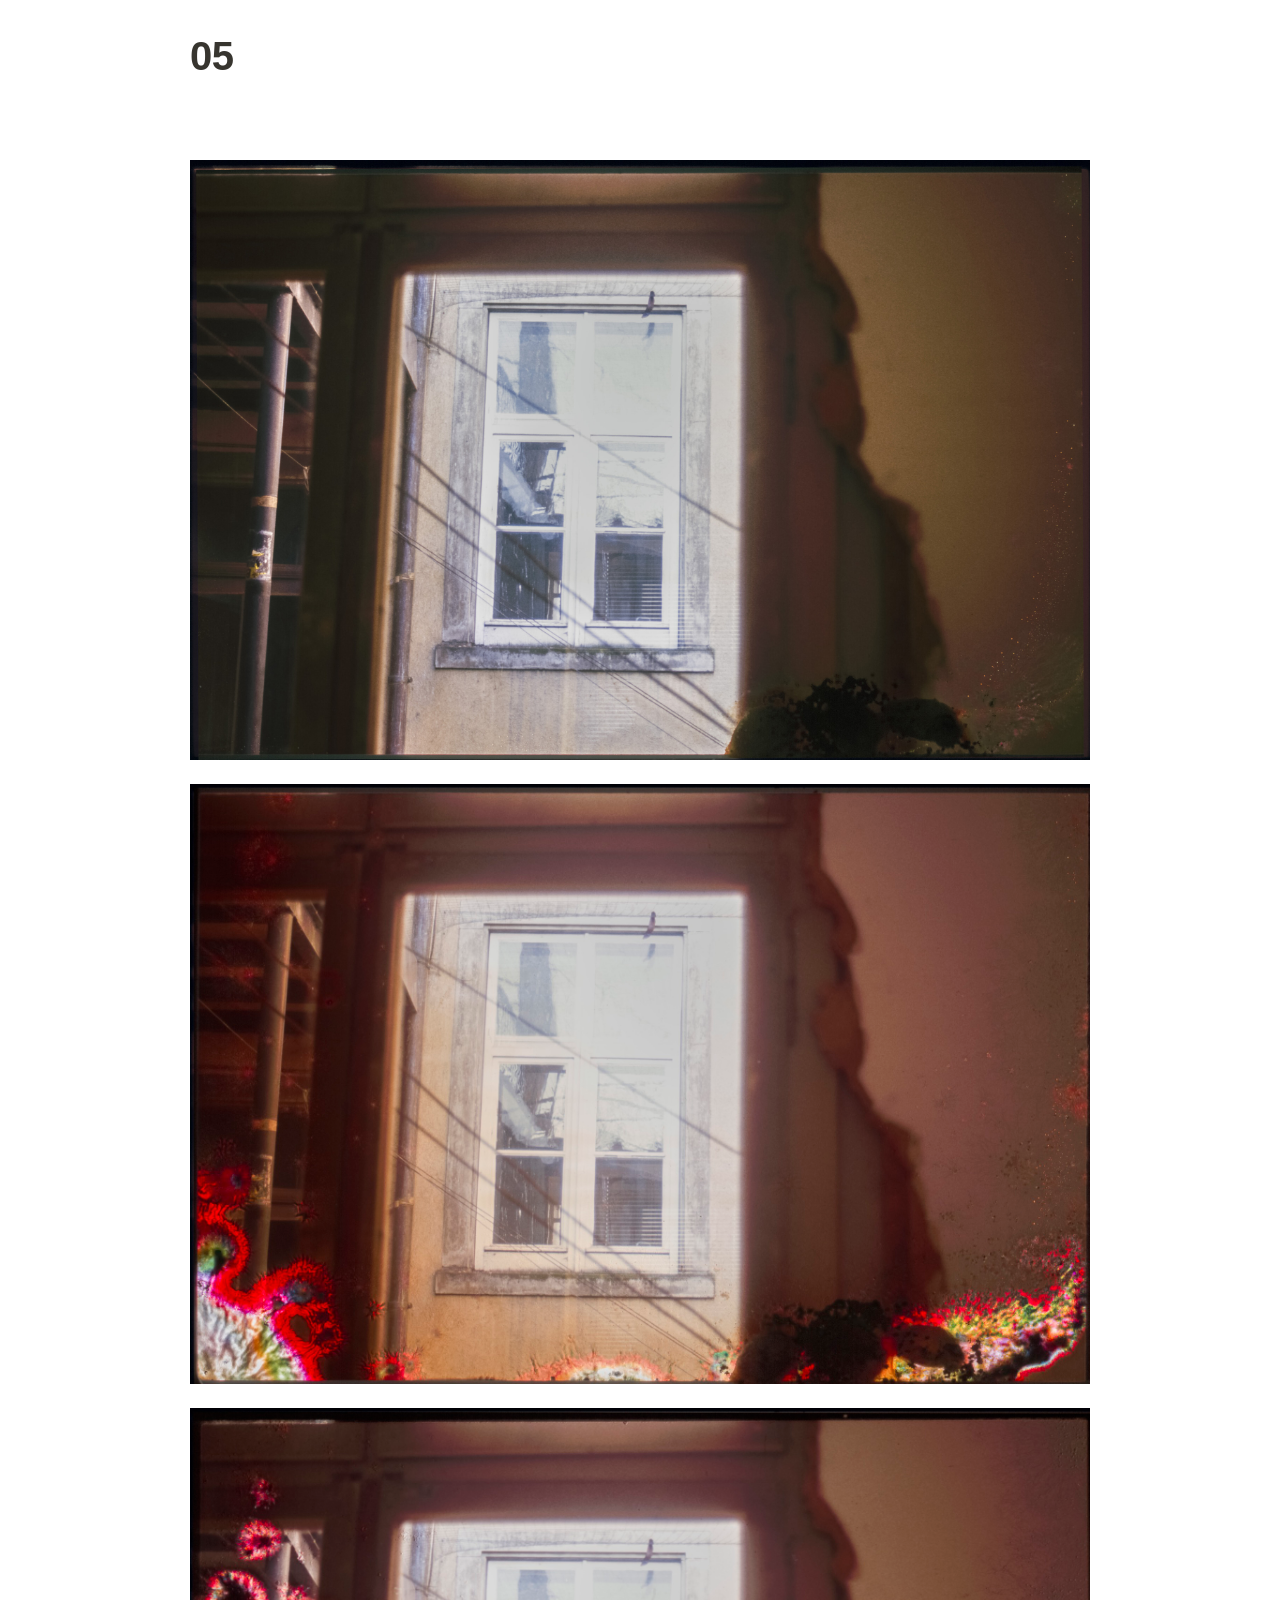
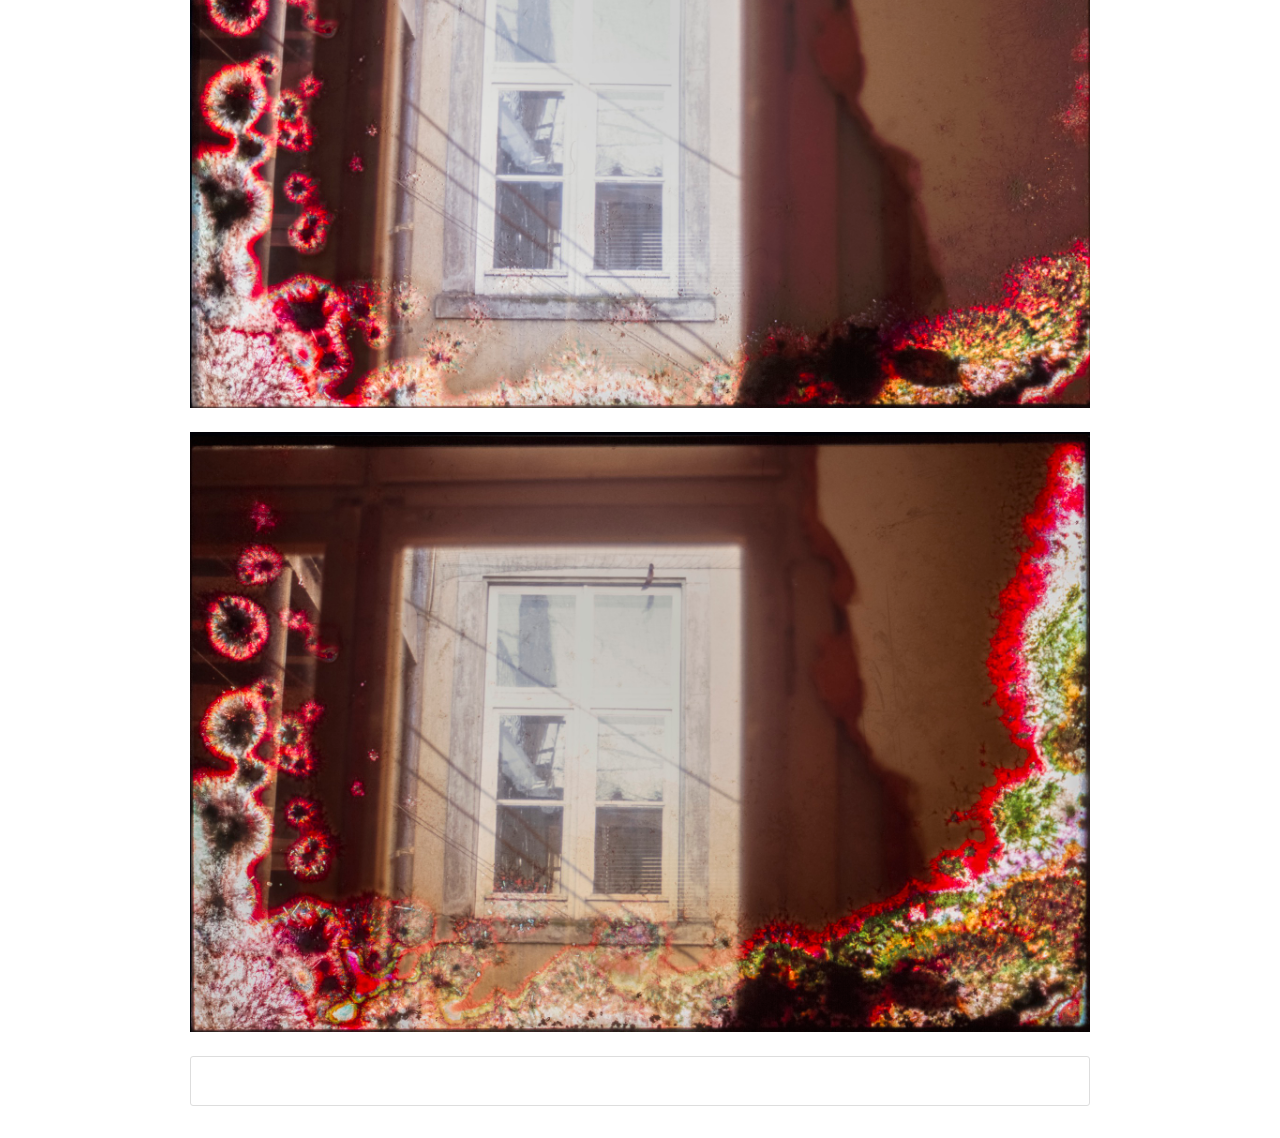
<file: 01_Preproduction/04_Material Experiment/01_Kodak E100/05 20607180fd9281879a0acd12b305cf9c.html>
<html><head><meta http-equiv="Content-Type" content="text/html; charset=utf-8"/><title>05</title><style>
/* cspell:disable-file */
/* webkit printing magic: print all background colors */
html {
	-webkit-print-color-adjust: exact;
}
* {
	box-sizing: border-box;
	-webkit-print-color-adjust: exact;
}

html,
body {
	margin: 0;
	padding: 0;
}
@media only screen {
	body {
		margin: 2em auto;
		max-width: 900px;
		color: rgb(55, 53, 47);
	}
}

body {
	line-height: 1.5;
	white-space: pre-wrap;
}

a,
a.visited {
	color: inherit;
	text-decoration: underline;
}

.pdf-relative-link-path {
	font-size: 80%;
	color: #444;
}

h1,
h2,
h3 {
	letter-spacing: -0.01em;
	line-height: 1.2;
	font-weight: 600;
	margin-bottom: 0;
}

/* Override strong tags inside headings to maintain consistent weight */
h1 strong,
h2 strong,
h3 strong {
	font-weight: 600;
}

.page-title {
	font-size: 2.5rem;
	font-weight: 700;
	margin-top: 0;
	margin-bottom: 0.75em;
}

h1 {
	font-size: 1.875rem;
	margin-top: 1.875rem;
}

h2 {
	font-size: 1.5rem;
	margin-top: 1.5rem;
}

h3 {
	font-size: 1.25rem;
	margin-top: 1.25rem;
}

.source {
	border: 1px solid #ddd;
	border-radius: 3px;
	padding: 1.5em;
	word-break: break-all;
}

.callout {
	border-radius: 10px;
	padding: 1rem;
}

figure {
	margin: 1.25em 0;
	page-break-inside: avoid;
}

figcaption {
	opacity: 0.5;
	font-size: 85%;
	margin-top: 0.5em;
}

mark {
	background-color: transparent;
}

.indented {
	padding-left: 1.5em;
}

hr {
	background: transparent;
	display: block;
	width: 100%;
	height: 1px;
	visibility: visible;
	border: none;
	border-bottom: 1px solid rgba(55, 53, 47, 0.09);
}

img {
	max-width: 100%;
}

@media only print {
	img {
		max-height: 100vh;
		object-fit: contain;
	}

	table.collection-content {
		width: 100%;
		table-layout: fixed;
	}

	table.collection-content th,
	table.collection-content td {
		overflow-wrap: anywhere;
	}

	table.collection-content td > .user,
	table.collection-content td > time {
		white-space: pre-wrap;
	}
}

@page {
	margin: 1in;
}

.collection-content-wrapper {
	overflow-x: auto;
}

@media only print {
	.collection-content-wrapper {
		overflow-x: visible;
	}
}

.collection-content {
	font-size: 0.875rem;
}

.collection-content td {
	white-space: pre-wrap;
	word-break: break-word;
}

.column-list {
	display: flex;
	gap: 46px;
}

.column {
	min-width: 0;
	overflow: hidden;
}

.column > *:first-child {
	margin-top: 0;
}

.table_of_contents-item {
	display: block;
	font-size: 0.875rem;
	line-height: 1.3;
	padding: 0.125rem;
}

.table_of_contents-indent-1 {
	margin-left: 1.5rem;
}

.table_of_contents-indent-2 {
	margin-left: 3rem;
}

.table_of_contents-indent-3 {
	margin-left: 4.5rem;
}

.table_of_contents-link {
	text-decoration: none;
	opacity: 0.7;
	border-bottom: 1px solid rgba(55, 53, 47, 0.18);
}

table,
th,
td {
	border: 1px solid rgba(55, 53, 47, 0.09);
	border-collapse: collapse;
}

table {
	border-left: none;
	border-right: none;
}

th,
td {
	font-weight: normal;
	padding: 0.25em 0.5em;
	line-height: 1.5;
	min-height: 1.5em;
	text-align: left;
}

th {
	color: rgba(55, 53, 47, 0.6);
}

ol,
ul {
	margin: 0;
	margin-block-start: 0.6em;
	margin-block-end: 0.6em;
}

li > ol:first-child,
li > ul:first-child {
	margin-block-start: 0.6em;
}

ul > li {
	list-style: disc;
}

ul.to-do-list {
	padding-inline-start: 0;
}

ul.to-do-list > li {
	list-style: none;
}

.to-do-children-checked {
	text-decoration: line-through;
	opacity: 0.375;
}

ul.toggle > li {
	list-style: none;
}

ul {
	padding-inline-start: 1.7em;
}

ul > li {
	padding-left: 0.1em;
}

ol {
	padding-inline-start: 1.6em;
}

ol.numbered-list.numbered-list-digits-2 {
	padding-inline-start: 2em;
}

ol.numbered-list.numbered-list-digits-3plus {
	padding-inline-start: 2.4em;
}

ol > li {
	padding-left: 0.2em;
}

.mono ol {
	padding-inline-start: 2em;
}

.mono ol > li {
	text-indent: -0.4em;
}

.toggle {
	padding-inline-start: 0em;
	list-style-type: none;
}

/* Indent toggle children */
.toggle > li > details {
	padding-left: 1.7em;
}

.toggle > li > details > summary {
	margin-left: -1.1em;
}

.selected-value {
	display: inline-block;
	padding: 0 0.5em;
	background: rgba(206, 205, 202, 0.5);
	border-radius: 3px;
	margin-right: 0.5em;
	margin-top: 0.3em;
	margin-bottom: 0.3em;
	white-space: nowrap;
}

.collection-title {
	display: inline-block;
	margin-right: 1em;
}

.page-description {
	margin-bottom: 2em;
}

.simple-table {
	margin-top: 1em;
	font-size: 0.875rem;
	empty-cells: show;
}
.simple-table td {
	height: 29px;
	min-width: 120px;
}

.simple-table th {
	height: 29px;
	min-width: 120px;
}

.simple-table-header-color {
	background: rgb(247, 246, 243);
	color: black;
}
.simple-table-header {
	font-weight: 500;
}

time {
	opacity: 0.5;
}

.icon {
	display: inline-flex;
	align-items: center;
	justify-content: center;
	max-width: 1.2em;
	max-height: 1.2em;
	text-decoration: none;
	vertical-align: text-bottom;
	margin-right: 0.5em;
}

img.icon {
	border-radius: 3px;
}

.callout img.notion-static-icon {
	width: 1em;
	height: 1em;
}

.callout p {
	margin: 0;
}

.callout h1,
.callout h2,
.callout h3 {
	margin: 0 0 0.6rem;
}

.user-icon {
	width: 1.5em;
	height: 1.5em;
	border-radius: 100%;
	margin-right: 0.5rem;
}

.user-icon-inner {
	font-size: 0.8em;
}

.text-icon {
	border: 1px solid #000;
	text-align: center;
}

.page-cover-image {
	display: block;
	object-fit: cover;
	width: 100%;
	max-height: 30vh;
}

.page-header-icon {
	font-size: 3rem;
	margin-bottom: 1rem;
}

.page-header-icon-with-cover {
	margin-top: -0.72em;
	margin-left: 0.07em;
}

.page-header-icon img {
	border-radius: 3px;
}

.link-to-page {
	margin: 1em 0;
	padding: 0;
	border: none;
	font-weight: 500;
}

p > .user {
	opacity: 0.5;
}

td > .user,
td > time {
	white-space: nowrap;
}

input[type="checkbox"] {
	transform: scale(1.5);
	margin-right: 0.6em;
	vertical-align: middle;
}

p {
	margin-top: 0.5em;
	margin-bottom: 0.5em;
}

.image {
	border: none;
	margin: 1.5em 0;
	padding: 0;
	border-radius: 0;
	text-align: center;
}

.code,
code {
	background: rgba(135, 131, 120, 0.15);
	border-radius: 3px;
	padding: 0.2em 0.4em;
	border-radius: 3px;
	font-size: 85%;
	tab-size: 2;
}

code {
	color: #eb5757;
}

.code {
	padding: 1.5em 1em;
}

.code-wrap {
	white-space: pre-wrap;
	word-break: break-all;
}

.code > code {
	background: none;
	padding: 0;
	font-size: 100%;
	color: inherit;
}

blockquote {
	font-size: 1em;
	margin: 1em 0;
	padding-left: 1em;
	border-left: 3px solid rgb(55, 53, 47);
}

blockquote.quote-large {
	font-size: 1.25em;
}

.bookmark {
	text-decoration: none;
	max-height: 8em;
	padding: 0;
	display: flex;
	width: 100%;
	align-items: stretch;
}

.bookmark-title {
	font-size: 0.85em;
	overflow: hidden;
	text-overflow: ellipsis;
	height: 1.75em;
	white-space: nowrap;
}

.bookmark-text {
	display: flex;
	flex-direction: column;
}

.bookmark-info {
	flex: 4 1 180px;
	padding: 12px 14px 14px;
	display: flex;
	flex-direction: column;
	justify-content: space-between;
}

.bookmark-image {
	width: 33%;
	flex: 1 1 180px;
	display: block;
	position: relative;
	object-fit: cover;
	border-radius: 1px;
}

.bookmark-description {
	color: rgba(55, 53, 47, 0.6);
	font-size: 0.75em;
	overflow: hidden;
	max-height: 4.5em;
	word-break: break-word;
}

.bookmark-href {
	font-size: 0.75em;
	margin-top: 0.25em;
}

.sans { font-family: ui-sans-serif, -apple-system, BlinkMacSystemFont, "Segoe UI Variable Display", "Segoe UI", Helvetica, "Apple Color Emoji", "Noto Sans Arabic", "Noto Sans Hebrew", Arial, sans-serif, "Segoe UI Emoji", "Segoe UI Symbol"; }
.code { font-family: "SFMono-Regular", Menlo, Consolas, "PT Mono", "Liberation Mono", Courier, monospace; }
.serif { font-family: Lyon-Text, Georgia, ui-serif, serif; }
.mono { font-family: iawriter-mono, Nitti, Menlo, Courier, monospace; }
.pdf .sans { font-family: Inter, ui-sans-serif, -apple-system, BlinkMacSystemFont, "Segoe UI Variable Display", "Segoe UI", Helvetica, "Apple Color Emoji", "Noto Sans Arabic", "Noto Sans Hebrew", Arial, sans-serif, "Segoe UI Emoji", "Segoe UI Symbol", 'Twemoji', 'Noto Color Emoji', 'Noto Sans CJK JP'; }
.pdf:lang(zh-CN) .sans { font-family: Inter, ui-sans-serif, -apple-system, BlinkMacSystemFont, "Segoe UI Variable Display", "Segoe UI", Helvetica, "Apple Color Emoji", "Noto Sans Arabic", "Noto Sans Hebrew", Arial, sans-serif, "Segoe UI Emoji", "Segoe UI Symbol", 'Twemoji', 'Noto Color Emoji', 'Noto Sans CJK SC'; }
.pdf:lang(zh-TW) .sans { font-family: Inter, ui-sans-serif, -apple-system, BlinkMacSystemFont, "Segoe UI Variable Display", "Segoe UI", Helvetica, "Apple Color Emoji", "Noto Sans Arabic", "Noto Sans Hebrew", Arial, sans-serif, "Segoe UI Emoji", "Segoe UI Symbol", 'Twemoji', 'Noto Color Emoji', 'Noto Sans CJK TC'; }
.pdf:lang(ko-KR) .sans { font-family: Inter, ui-sans-serif, -apple-system, BlinkMacSystemFont, "Segoe UI Variable Display", "Segoe UI", Helvetica, "Apple Color Emoji", "Noto Sans Arabic", "Noto Sans Hebrew", Arial, sans-serif, "Segoe UI Emoji", "Segoe UI Symbol", 'Twemoji', 'Noto Color Emoji', 'Noto Sans CJK KR'; }
.pdf .code { font-family: Source Code Pro, "SFMono-Regular", Menlo, Consolas, "PT Mono", "Liberation Mono", Courier, monospace, 'Twemoji', 'Noto Color Emoji', 'Noto Sans Mono CJK JP'; }
.pdf:lang(zh-CN) .code { font-family: Source Code Pro, "SFMono-Regular", Menlo, Consolas, "PT Mono", "Liberation Mono", Courier, monospace, 'Twemoji', 'Noto Color Emoji', 'Noto Sans Mono CJK SC'; }
.pdf:lang(zh-TW) .code { font-family: Source Code Pro, "SFMono-Regular", Menlo, Consolas, "PT Mono", "Liberation Mono", Courier, monospace, 'Twemoji', 'Noto Color Emoji', 'Noto Sans Mono CJK TC'; }
.pdf:lang(ko-KR) .code { font-family: Source Code Pro, "SFMono-Regular", Menlo, Consolas, "PT Mono", "Liberation Mono", Courier, monospace, 'Twemoji', 'Noto Color Emoji', 'Noto Sans Mono CJK KR'; }
.pdf .serif { font-family: PT Serif, Lyon-Text, Georgia, ui-serif, serif, 'Twemoji', 'Noto Color Emoji', 'Noto Serif CJK JP'; }
.pdf:lang(zh-CN) .serif { font-family: PT Serif, Lyon-Text, Georgia, ui-serif, serif, 'Twemoji', 'Noto Color Emoji', 'Noto Serif CJK SC'; }
.pdf:lang(zh-TW) .serif { font-family: PT Serif, Lyon-Text, Georgia, ui-serif, serif, 'Twemoji', 'Noto Color Emoji', 'Noto Serif CJK TC'; }
.pdf:lang(ko-KR) .serif { font-family: PT Serif, Lyon-Text, Georgia, ui-serif, serif, 'Twemoji', 'Noto Color Emoji', 'Noto Serif CJK KR'; }
.pdf .mono { font-family: PT Mono, iawriter-mono, Nitti, Menlo, Courier, monospace, 'Twemoji', 'Noto Color Emoji', 'Noto Sans Mono CJK JP'; }
.pdf:lang(zh-CN) .mono { font-family: PT Mono, iawriter-mono, Nitti, Menlo, Courier, monospace, 'Twemoji', 'Noto Color Emoji', 'Noto Sans Mono CJK SC'; }
.pdf:lang(zh-TW) .mono { font-family: PT Mono, iawriter-mono, Nitti, Menlo, Courier, monospace, 'Twemoji', 'Noto Color Emoji', 'Noto Sans Mono CJK TC'; }
.pdf:lang(ko-KR) .mono { font-family: PT Mono, iawriter-mono, Nitti, Menlo, Courier, monospace, 'Twemoji', 'Noto Color Emoji', 'Noto Sans Mono CJK KR'; }
.highlight-default {
	color: rgba(44, 44, 43, 1);
}
.highlight-gray {
	color: rgba(125, 122, 117, 1);
	fill: rgba(125, 122, 117, 1);
}
.highlight-brown {
	color: rgba(159, 118, 90, 1);
	fill: rgba(159, 118, 90, 1);
}
.highlight-orange {
	color: rgba(210, 123, 45, 1);
	fill: rgba(210, 123, 45, 1);
}
.highlight-yellow {
	color: rgba(203, 148, 52, 1);
	fill: rgba(203, 148, 52, 1);
}
.highlight-teal {
	color: rgba(80, 148, 110, 1);
	fill: rgba(80, 148, 110, 1);
}
.highlight-blue {
	color: rgba(56, 125, 201, 1);
	fill: rgba(56, 125, 201, 1);
}
.highlight-purple {
	color: rgba(154, 107, 180, 1);
	fill: rgba(154, 107, 180, 1);
}
.highlight-pink {
	color: rgba(193, 76, 138, 1);
	fill: rgba(193, 76, 138, 1);
}
.highlight-red {
	color: rgba(207, 81, 72, 1);
	fill: rgba(207, 81, 72, 1);
}
.highlight-default_background {
	color: rgba(44, 44, 43, 1);
}
.highlight-gray_background {
	background: rgba(42, 28, 0, 0.07);
}
.highlight-brown_background {
	background: rgba(139, 46, 0, 0.086);
}
.highlight-orange_background {
	background: rgba(224, 101, 1, 0.129);
}
.highlight-yellow_background {
	background: rgba(211, 168, 0, 0.137);
}
.highlight-teal_background {
	background: rgba(0, 100, 45, 0.09);
}
.highlight-blue_background {
	background: rgba(0, 124, 215, 0.094);
}
.highlight-purple_background {
	background: rgba(102, 0, 178, 0.078);
}
.highlight-pink_background {
	background: rgba(197, 0, 93, 0.086);
}
.highlight-red_background {
	background: rgba(223, 22, 0, 0.094);
}
.block-color-default {
	color: inherit;
	fill: inherit;
}
.block-color-gray {
	color: rgba(125, 122, 117, 1);
	fill: rgba(125, 122, 117, 1);
}
.block-color-brown {
	color: rgba(159, 118, 90, 1);
	fill: rgba(159, 118, 90, 1);
}
.block-color-orange {
	color: rgba(210, 123, 45, 1);
	fill: rgba(210, 123, 45, 1);
}
.block-color-yellow {
	color: rgba(203, 148, 52, 1);
	fill: rgba(203, 148, 52, 1);
}
.block-color-teal {
	color: rgba(80, 148, 110, 1);
	fill: rgba(80, 148, 110, 1);
}
.block-color-blue {
	color: rgba(56, 125, 201, 1);
	fill: rgba(56, 125, 201, 1);
}
.block-color-purple {
	color: rgba(154, 107, 180, 1);
	fill: rgba(154, 107, 180, 1);
}
.block-color-pink {
	color: rgba(193, 76, 138, 1);
	fill: rgba(193, 76, 138, 1);
}
.block-color-red {
	color: rgba(207, 81, 72, 1);
	fill: rgba(207, 81, 72, 1);
}
.block-color-default_background {
	color: inherit;
	fill: inherit;
}
.block-color-gray_background {
	background: rgba(240, 239, 237, 1);
}
.block-color-brown_background {
	background: rgba(245, 237, 233, 1);
}
.block-color-orange_background {
	background: rgba(251, 235, 222, 1);
}
.block-color-yellow_background {
	background: rgba(249, 243, 220, 1);
}
.block-color-teal_background {
	background: rgba(232, 241, 236, 1);
}
.block-color-blue_background {
	background: rgba(229, 242, 252, 1);
}
.block-color-purple_background {
	background: rgba(243, 235, 249, 1);
}
.block-color-pink_background {
	background: rgba(250, 233, 241, 1);
}
.block-color-red_background {
	background: rgba(252, 233, 231, 1);
}
.select-value-color-default { background-color: rgba(42, 28, 0, 0.07); }
.select-value-color-gray { background-color: rgba(28, 19, 1, 0.11); }
.select-value-color-brown { background-color: rgba(127, 51, 0, 0.156); }
.select-value-color-orange { background-color: rgba(196, 88, 0, 0.203); }
.select-value-color-yellow { background-color: rgba(209, 156, 0, 0.282); }
.select-value-color-green { background-color: rgba(0, 96, 38, 0.156); }
.select-value-color-blue { background-color: rgba(0, 118, 217, 0.203); }
.select-value-color-purple { background-color: rgba(92, 0, 163, 0.141); }
.select-value-color-pink { background-color: rgba(183, 0, 78, 0.152); }
.select-value-color-red { background-color: rgba(206, 24, 0, 0.164); }

.checkbox {
	display: inline-flex;
	vertical-align: text-bottom;
	width: 16;
	height: 16;
	background-size: 16px;
	margin-left: 2px;
	margin-right: 5px;
}

.checkbox-on {
	background-image: url("data:image/svg+xml;charset=UTF-8,%3Csvg%20width%3D%2216%22%20height%3D%2216%22%20viewBox%3D%220%200%2016%2016%22%20fill%3D%22none%22%20xmlns%3D%22http%3A%2F%2Fwww.w3.org%2F2000%2Fsvg%22%3E%0A%3Crect%20width%3D%2216%22%20height%3D%2216%22%20fill%3D%22%2358A9D7%22%2F%3E%0A%3Cpath%20d%3D%22M6.71429%2012.2852L14%204.9995L12.7143%203.71436L6.71429%209.71378L3.28571%206.2831L2%207.57092L6.71429%2012.2852Z%22%20fill%3D%22white%22%2F%3E%0A%3C%2Fsvg%3E");
}

.checkbox-off {
	background-image: url("data:image/svg+xml;charset=UTF-8,%3Csvg%20width%3D%2216%22%20height%3D%2216%22%20viewBox%3D%220%200%2016%2016%22%20fill%3D%22none%22%20xmlns%3D%22http%3A%2F%2Fwww.w3.org%2F2000%2Fsvg%22%3E%0A%3Crect%20x%3D%220.75%22%20y%3D%220.75%22%20width%3D%2214.5%22%20height%3D%2214.5%22%20fill%3D%22white%22%20stroke%3D%22%2336352F%22%20stroke-width%3D%221.5%22%2F%3E%0A%3C%2Fsvg%3E");
}
	
</style></head><body><article id="20607180-fd92-8187-9a0a-cd12b305cf9c" class="page sans"><header><h1 class="page-title" dir="auto">05</h1><p class="page-description" dir="auto"></p></header><div class="page-body"><div style="display:contents" dir="auto"><p id="20607180-fd92-8104-bb47-c26e49cde3ea" class="">
</p></div><div style="display:contents" dir="ltr"><figure id="20607180-fd92-8176-8168-e54f5d00947c" class="image"><a href="05/05-16.jpg"><img style="width:4392px" src="05/05-16.jpg"/></a></figure></div><div style="display:contents" dir="ltr"><figure id="20607180-fd92-817b-877d-d5ebfd1ad457" class="image"><a href="05/05-18.jpg"><img style="width:4392px" src="05/05-18.jpg"/></a></figure></div><div style="display:contents" dir="ltr"><figure id="20607180-fd92-81d2-ab04-e58605bd671c" class="image"><a href="05/05-22.jpg"><img style="width:4392px" src="05/05-22.jpg"/></a></figure></div><div style="display:contents" dir="ltr"><figure id="20607180-fd92-8108-82bf-c4b88de3b84a" class="image"><a href="05/05-27.jpg"><img style="width:4392px" src="05/05-27.jpg"/></a></figure></div><div style="display:contents" dir="ltr"><figure id="20607180-fd92-8149-9e0d-df84c8ef516d"><div class="source"><a href="https://www.notion.soundefined"></a></div></figure></div></div></article><span class="sans" style="font-size:14px;padding-top:2em"></span></body></html>
</file>
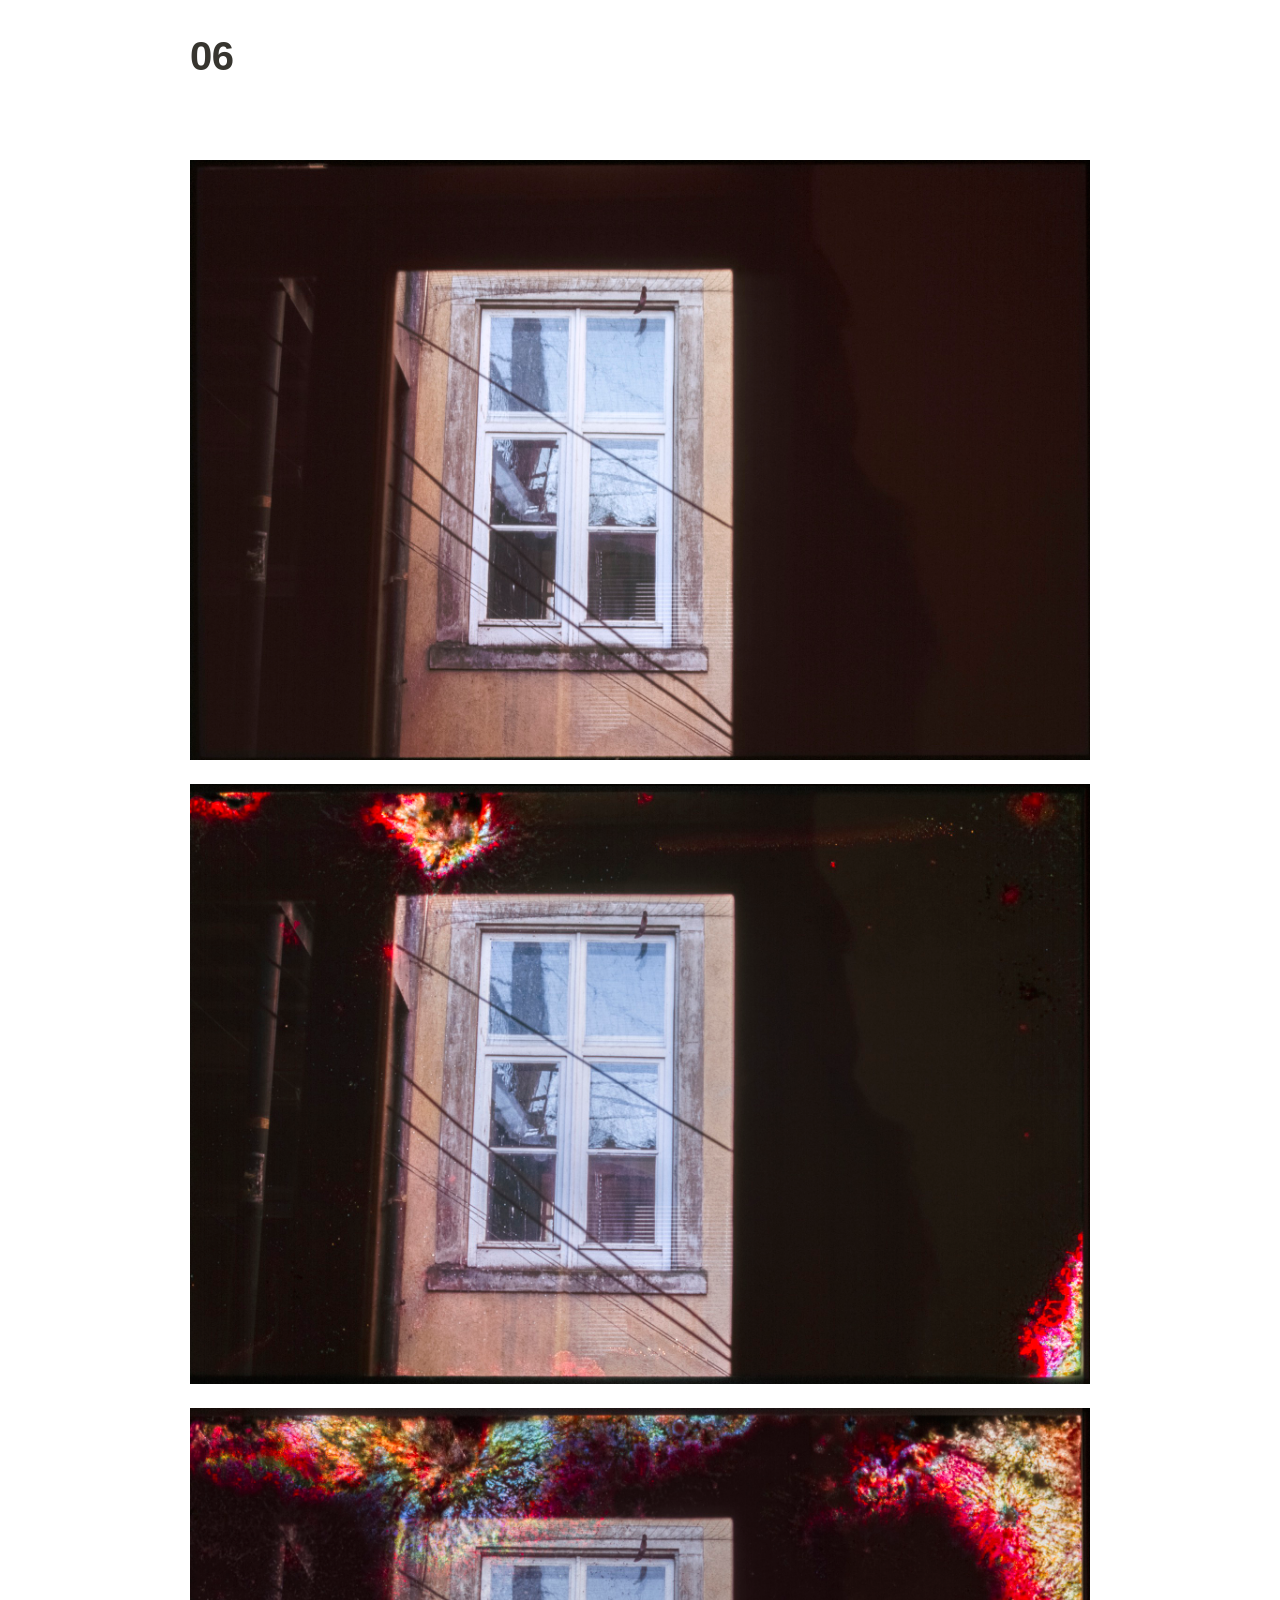
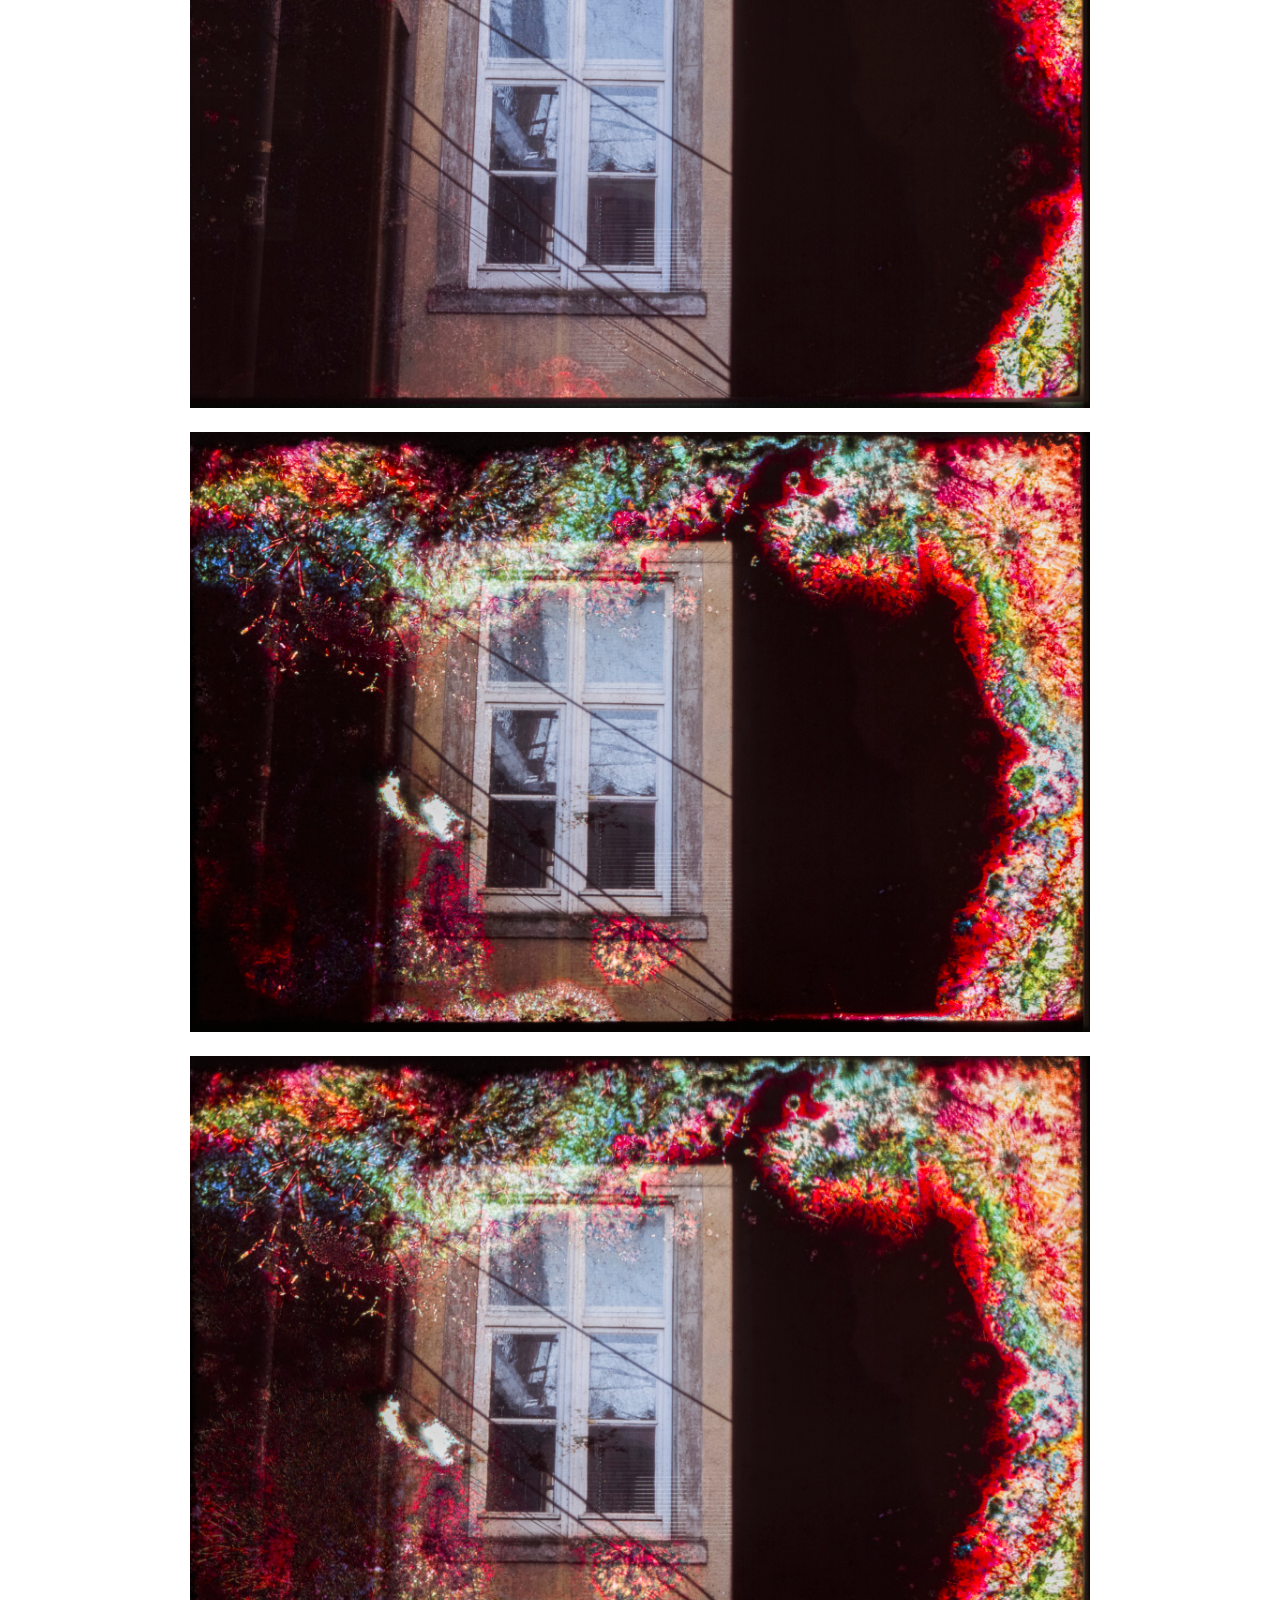
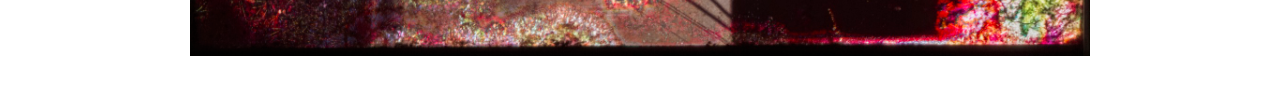
<file: 01_Preproduction/04_Material Experiment/01_Kodak E100/06 20607180fd92818e9b30c3cfbaeb64e4.html>
<html><head><meta http-equiv="Content-Type" content="text/html; charset=utf-8"/><title>06</title><style>
/* cspell:disable-file */
/* webkit printing magic: print all background colors */
html {
	-webkit-print-color-adjust: exact;
}
* {
	box-sizing: border-box;
	-webkit-print-color-adjust: exact;
}

html,
body {
	margin: 0;
	padding: 0;
}
@media only screen {
	body {
		margin: 2em auto;
		max-width: 900px;
		color: rgb(55, 53, 47);
	}
}

body {
	line-height: 1.5;
	white-space: pre-wrap;
}

a,
a.visited {
	color: inherit;
	text-decoration: underline;
}

.pdf-relative-link-path {
	font-size: 80%;
	color: #444;
}

h1,
h2,
h3 {
	letter-spacing: -0.01em;
	line-height: 1.2;
	font-weight: 600;
	margin-bottom: 0;
}

/* Override strong tags inside headings to maintain consistent weight */
h1 strong,
h2 strong,
h3 strong {
	font-weight: 600;
}

.page-title {
	font-size: 2.5rem;
	font-weight: 700;
	margin-top: 0;
	margin-bottom: 0.75em;
}

h1 {
	font-size: 1.875rem;
	margin-top: 1.875rem;
}

h2 {
	font-size: 1.5rem;
	margin-top: 1.5rem;
}

h3 {
	font-size: 1.25rem;
	margin-top: 1.25rem;
}

.source {
	border: 1px solid #ddd;
	border-radius: 3px;
	padding: 1.5em;
	word-break: break-all;
}

.callout {
	border-radius: 10px;
	padding: 1rem;
}

figure {
	margin: 1.25em 0;
	page-break-inside: avoid;
}

figcaption {
	opacity: 0.5;
	font-size: 85%;
	margin-top: 0.5em;
}

mark {
	background-color: transparent;
}

.indented {
	padding-left: 1.5em;
}

hr {
	background: transparent;
	display: block;
	width: 100%;
	height: 1px;
	visibility: visible;
	border: none;
	border-bottom: 1px solid rgba(55, 53, 47, 0.09);
}

img {
	max-width: 100%;
}

@media only print {
	img {
		max-height: 100vh;
		object-fit: contain;
	}

	table.collection-content {
		width: 100%;
		table-layout: fixed;
	}

	table.collection-content th,
	table.collection-content td {
		overflow-wrap: anywhere;
	}

	table.collection-content td > .user,
	table.collection-content td > time {
		white-space: pre-wrap;
	}
}

@page {
	margin: 1in;
}

.collection-content-wrapper {
	overflow-x: auto;
}

@media only print {
	.collection-content-wrapper {
		overflow-x: visible;
	}
}

.collection-content {
	font-size: 0.875rem;
}

.collection-content td {
	white-space: pre-wrap;
	word-break: break-word;
}

.column-list {
	display: flex;
	gap: 46px;
}

.column {
	min-width: 0;
	overflow: hidden;
}

.column > *:first-child {
	margin-top: 0;
}

.table_of_contents-item {
	display: block;
	font-size: 0.875rem;
	line-height: 1.3;
	padding: 0.125rem;
}

.table_of_contents-indent-1 {
	margin-left: 1.5rem;
}

.table_of_contents-indent-2 {
	margin-left: 3rem;
}

.table_of_contents-indent-3 {
	margin-left: 4.5rem;
}

.table_of_contents-link {
	text-decoration: none;
	opacity: 0.7;
	border-bottom: 1px solid rgba(55, 53, 47, 0.18);
}

table,
th,
td {
	border: 1px solid rgba(55, 53, 47, 0.09);
	border-collapse: collapse;
}

table {
	border-left: none;
	border-right: none;
}

th,
td {
	font-weight: normal;
	padding: 0.25em 0.5em;
	line-height: 1.5;
	min-height: 1.5em;
	text-align: left;
}

th {
	color: rgba(55, 53, 47, 0.6);
}

ol,
ul {
	margin: 0;
	margin-block-start: 0.6em;
	margin-block-end: 0.6em;
}

li > ol:first-child,
li > ul:first-child {
	margin-block-start: 0.6em;
}

ul > li {
	list-style: disc;
}

ul.to-do-list {
	padding-inline-start: 0;
}

ul.to-do-list > li {
	list-style: none;
}

.to-do-children-checked {
	text-decoration: line-through;
	opacity: 0.375;
}

ul.toggle > li {
	list-style: none;
}

ul {
	padding-inline-start: 1.7em;
}

ul > li {
	padding-left: 0.1em;
}

ol {
	padding-inline-start: 1.6em;
}

ol.numbered-list.numbered-list-digits-2 {
	padding-inline-start: 2em;
}

ol.numbered-list.numbered-list-digits-3plus {
	padding-inline-start: 2.4em;
}

ol > li {
	padding-left: 0.2em;
}

.mono ol {
	padding-inline-start: 2em;
}

.mono ol > li {
	text-indent: -0.4em;
}

.toggle {
	padding-inline-start: 0em;
	list-style-type: none;
}

/* Indent toggle children */
.toggle > li > details {
	padding-left: 1.7em;
}

.toggle > li > details > summary {
	margin-left: -1.1em;
}

.selected-value {
	display: inline-block;
	padding: 0 0.5em;
	background: rgba(206, 205, 202, 0.5);
	border-radius: 3px;
	margin-right: 0.5em;
	margin-top: 0.3em;
	margin-bottom: 0.3em;
	white-space: nowrap;
}

.collection-title {
	display: inline-block;
	margin-right: 1em;
}

.page-description {
	margin-bottom: 2em;
}

.simple-table {
	margin-top: 1em;
	font-size: 0.875rem;
	empty-cells: show;
}
.simple-table td {
	height: 29px;
	min-width: 120px;
}

.simple-table th {
	height: 29px;
	min-width: 120px;
}

.simple-table-header-color {
	background: rgb(247, 246, 243);
	color: black;
}
.simple-table-header {
	font-weight: 500;
}

time {
	opacity: 0.5;
}

.icon {
	display: inline-flex;
	align-items: center;
	justify-content: center;
	max-width: 1.2em;
	max-height: 1.2em;
	text-decoration: none;
	vertical-align: text-bottom;
	margin-right: 0.5em;
}

img.icon {
	border-radius: 3px;
}

.callout img.notion-static-icon {
	width: 1em;
	height: 1em;
}

.callout p {
	margin: 0;
}

.callout h1,
.callout h2,
.callout h3 {
	margin: 0 0 0.6rem;
}

.user-icon {
	width: 1.5em;
	height: 1.5em;
	border-radius: 100%;
	margin-right: 0.5rem;
}

.user-icon-inner {
	font-size: 0.8em;
}

.text-icon {
	border: 1px solid #000;
	text-align: center;
}

.page-cover-image {
	display: block;
	object-fit: cover;
	width: 100%;
	max-height: 30vh;
}

.page-header-icon {
	font-size: 3rem;
	margin-bottom: 1rem;
}

.page-header-icon-with-cover {
	margin-top: -0.72em;
	margin-left: 0.07em;
}

.page-header-icon img {
	border-radius: 3px;
}

.link-to-page {
	margin: 1em 0;
	padding: 0;
	border: none;
	font-weight: 500;
}

p > .user {
	opacity: 0.5;
}

td > .user,
td > time {
	white-space: nowrap;
}

input[type="checkbox"] {
	transform: scale(1.5);
	margin-right: 0.6em;
	vertical-align: middle;
}

p {
	margin-top: 0.5em;
	margin-bottom: 0.5em;
}

.image {
	border: none;
	margin: 1.5em 0;
	padding: 0;
	border-radius: 0;
	text-align: center;
}

.code,
code {
	background: rgba(135, 131, 120, 0.15);
	border-radius: 3px;
	padding: 0.2em 0.4em;
	border-radius: 3px;
	font-size: 85%;
	tab-size: 2;
}

code {
	color: #eb5757;
}

.code {
	padding: 1.5em 1em;
}

.code-wrap {
	white-space: pre-wrap;
	word-break: break-all;
}

.code > code {
	background: none;
	padding: 0;
	font-size: 100%;
	color: inherit;
}

blockquote {
	font-size: 1em;
	margin: 1em 0;
	padding-left: 1em;
	border-left: 3px solid rgb(55, 53, 47);
}

blockquote.quote-large {
	font-size: 1.25em;
}

.bookmark {
	text-decoration: none;
	max-height: 8em;
	padding: 0;
	display: flex;
	width: 100%;
	align-items: stretch;
}

.bookmark-title {
	font-size: 0.85em;
	overflow: hidden;
	text-overflow: ellipsis;
	height: 1.75em;
	white-space: nowrap;
}

.bookmark-text {
	display: flex;
	flex-direction: column;
}

.bookmark-info {
	flex: 4 1 180px;
	padding: 12px 14px 14px;
	display: flex;
	flex-direction: column;
	justify-content: space-between;
}

.bookmark-image {
	width: 33%;
	flex: 1 1 180px;
	display: block;
	position: relative;
	object-fit: cover;
	border-radius: 1px;
}

.bookmark-description {
	color: rgba(55, 53, 47, 0.6);
	font-size: 0.75em;
	overflow: hidden;
	max-height: 4.5em;
	word-break: break-word;
}

.bookmark-href {
	font-size: 0.75em;
	margin-top: 0.25em;
}

.sans { font-family: ui-sans-serif, -apple-system, BlinkMacSystemFont, "Segoe UI Variable Display", "Segoe UI", Helvetica, "Apple Color Emoji", "Noto Sans Arabic", "Noto Sans Hebrew", Arial, sans-serif, "Segoe UI Emoji", "Segoe UI Symbol"; }
.code { font-family: "SFMono-Regular", Menlo, Consolas, "PT Mono", "Liberation Mono", Courier, monospace; }
.serif { font-family: Lyon-Text, Georgia, ui-serif, serif; }
.mono { font-family: iawriter-mono, Nitti, Menlo, Courier, monospace; }
.pdf .sans { font-family: Inter, ui-sans-serif, -apple-system, BlinkMacSystemFont, "Segoe UI Variable Display", "Segoe UI", Helvetica, "Apple Color Emoji", "Noto Sans Arabic", "Noto Sans Hebrew", Arial, sans-serif, "Segoe UI Emoji", "Segoe UI Symbol", 'Twemoji', 'Noto Color Emoji', 'Noto Sans CJK JP'; }
.pdf:lang(zh-CN) .sans { font-family: Inter, ui-sans-serif, -apple-system, BlinkMacSystemFont, "Segoe UI Variable Display", "Segoe UI", Helvetica, "Apple Color Emoji", "Noto Sans Arabic", "Noto Sans Hebrew", Arial, sans-serif, "Segoe UI Emoji", "Segoe UI Symbol", 'Twemoji', 'Noto Color Emoji', 'Noto Sans CJK SC'; }
.pdf:lang(zh-TW) .sans { font-family: Inter, ui-sans-serif, -apple-system, BlinkMacSystemFont, "Segoe UI Variable Display", "Segoe UI", Helvetica, "Apple Color Emoji", "Noto Sans Arabic", "Noto Sans Hebrew", Arial, sans-serif, "Segoe UI Emoji", "Segoe UI Symbol", 'Twemoji', 'Noto Color Emoji', 'Noto Sans CJK TC'; }
.pdf:lang(ko-KR) .sans { font-family: Inter, ui-sans-serif, -apple-system, BlinkMacSystemFont, "Segoe UI Variable Display", "Segoe UI", Helvetica, "Apple Color Emoji", "Noto Sans Arabic", "Noto Sans Hebrew", Arial, sans-serif, "Segoe UI Emoji", "Segoe UI Symbol", 'Twemoji', 'Noto Color Emoji', 'Noto Sans CJK KR'; }
.pdf .code { font-family: Source Code Pro, "SFMono-Regular", Menlo, Consolas, "PT Mono", "Liberation Mono", Courier, monospace, 'Twemoji', 'Noto Color Emoji', 'Noto Sans Mono CJK JP'; }
.pdf:lang(zh-CN) .code { font-family: Source Code Pro, "SFMono-Regular", Menlo, Consolas, "PT Mono", "Liberation Mono", Courier, monospace, 'Twemoji', 'Noto Color Emoji', 'Noto Sans Mono CJK SC'; }
.pdf:lang(zh-TW) .code { font-family: Source Code Pro, "SFMono-Regular", Menlo, Consolas, "PT Mono", "Liberation Mono", Courier, monospace, 'Twemoji', 'Noto Color Emoji', 'Noto Sans Mono CJK TC'; }
.pdf:lang(ko-KR) .code { font-family: Source Code Pro, "SFMono-Regular", Menlo, Consolas, "PT Mono", "Liberation Mono", Courier, monospace, 'Twemoji', 'Noto Color Emoji', 'Noto Sans Mono CJK KR'; }
.pdf .serif { font-family: PT Serif, Lyon-Text, Georgia, ui-serif, serif, 'Twemoji', 'Noto Color Emoji', 'Noto Serif CJK JP'; }
.pdf:lang(zh-CN) .serif { font-family: PT Serif, Lyon-Text, Georgia, ui-serif, serif, 'Twemoji', 'Noto Color Emoji', 'Noto Serif CJK SC'; }
.pdf:lang(zh-TW) .serif { font-family: PT Serif, Lyon-Text, Georgia, ui-serif, serif, 'Twemoji', 'Noto Color Emoji', 'Noto Serif CJK TC'; }
.pdf:lang(ko-KR) .serif { font-family: PT Serif, Lyon-Text, Georgia, ui-serif, serif, 'Twemoji', 'Noto Color Emoji', 'Noto Serif CJK KR'; }
.pdf .mono { font-family: PT Mono, iawriter-mono, Nitti, Menlo, Courier, monospace, 'Twemoji', 'Noto Color Emoji', 'Noto Sans Mono CJK JP'; }
.pdf:lang(zh-CN) .mono { font-family: PT Mono, iawriter-mono, Nitti, Menlo, Courier, monospace, 'Twemoji', 'Noto Color Emoji', 'Noto Sans Mono CJK SC'; }
.pdf:lang(zh-TW) .mono { font-family: PT Mono, iawriter-mono, Nitti, Menlo, Courier, monospace, 'Twemoji', 'Noto Color Emoji', 'Noto Sans Mono CJK TC'; }
.pdf:lang(ko-KR) .mono { font-family: PT Mono, iawriter-mono, Nitti, Menlo, Courier, monospace, 'Twemoji', 'Noto Color Emoji', 'Noto Sans Mono CJK KR'; }
.highlight-default {
	color: rgba(44, 44, 43, 1);
}
.highlight-gray {
	color: rgba(125, 122, 117, 1);
	fill: rgba(125, 122, 117, 1);
}
.highlight-brown {
	color: rgba(159, 118, 90, 1);
	fill: rgba(159, 118, 90, 1);
}
.highlight-orange {
	color: rgba(210, 123, 45, 1);
	fill: rgba(210, 123, 45, 1);
}
.highlight-yellow {
	color: rgba(203, 148, 52, 1);
	fill: rgba(203, 148, 52, 1);
}
.highlight-teal {
	color: rgba(80, 148, 110, 1);
	fill: rgba(80, 148, 110, 1);
}
.highlight-blue {
	color: rgba(56, 125, 201, 1);
	fill: rgba(56, 125, 201, 1);
}
.highlight-purple {
	color: rgba(154, 107, 180, 1);
	fill: rgba(154, 107, 180, 1);
}
.highlight-pink {
	color: rgba(193, 76, 138, 1);
	fill: rgba(193, 76, 138, 1);
}
.highlight-red {
	color: rgba(207, 81, 72, 1);
	fill: rgba(207, 81, 72, 1);
}
.highlight-default_background {
	color: rgba(44, 44, 43, 1);
}
.highlight-gray_background {
	background: rgba(42, 28, 0, 0.07);
}
.highlight-brown_background {
	background: rgba(139, 46, 0, 0.086);
}
.highlight-orange_background {
	background: rgba(224, 101, 1, 0.129);
}
.highlight-yellow_background {
	background: rgba(211, 168, 0, 0.137);
}
.highlight-teal_background {
	background: rgba(0, 100, 45, 0.09);
}
.highlight-blue_background {
	background: rgba(0, 124, 215, 0.094);
}
.highlight-purple_background {
	background: rgba(102, 0, 178, 0.078);
}
.highlight-pink_background {
	background: rgba(197, 0, 93, 0.086);
}
.highlight-red_background {
	background: rgba(223, 22, 0, 0.094);
}
.block-color-default {
	color: inherit;
	fill: inherit;
}
.block-color-gray {
	color: rgba(125, 122, 117, 1);
	fill: rgba(125, 122, 117, 1);
}
.block-color-brown {
	color: rgba(159, 118, 90, 1);
	fill: rgba(159, 118, 90, 1);
}
.block-color-orange {
	color: rgba(210, 123, 45, 1);
	fill: rgba(210, 123, 45, 1);
}
.block-color-yellow {
	color: rgba(203, 148, 52, 1);
	fill: rgba(203, 148, 52, 1);
}
.block-color-teal {
	color: rgba(80, 148, 110, 1);
	fill: rgba(80, 148, 110, 1);
}
.block-color-blue {
	color: rgba(56, 125, 201, 1);
	fill: rgba(56, 125, 201, 1);
}
.block-color-purple {
	color: rgba(154, 107, 180, 1);
	fill: rgba(154, 107, 180, 1);
}
.block-color-pink {
	color: rgba(193, 76, 138, 1);
	fill: rgba(193, 76, 138, 1);
}
.block-color-red {
	color: rgba(207, 81, 72, 1);
	fill: rgba(207, 81, 72, 1);
}
.block-color-default_background {
	color: inherit;
	fill: inherit;
}
.block-color-gray_background {
	background: rgba(240, 239, 237, 1);
}
.block-color-brown_background {
	background: rgba(245, 237, 233, 1);
}
.block-color-orange_background {
	background: rgba(251, 235, 222, 1);
}
.block-color-yellow_background {
	background: rgba(249, 243, 220, 1);
}
.block-color-teal_background {
	background: rgba(232, 241, 236, 1);
}
.block-color-blue_background {
	background: rgba(229, 242, 252, 1);
}
.block-color-purple_background {
	background: rgba(243, 235, 249, 1);
}
.block-color-pink_background {
	background: rgba(250, 233, 241, 1);
}
.block-color-red_background {
	background: rgba(252, 233, 231, 1);
}
.select-value-color-default { background-color: rgba(42, 28, 0, 0.07); }
.select-value-color-gray { background-color: rgba(28, 19, 1, 0.11); }
.select-value-color-brown { background-color: rgba(127, 51, 0, 0.156); }
.select-value-color-orange { background-color: rgba(196, 88, 0, 0.203); }
.select-value-color-yellow { background-color: rgba(209, 156, 0, 0.282); }
.select-value-color-green { background-color: rgba(0, 96, 38, 0.156); }
.select-value-color-blue { background-color: rgba(0, 118, 217, 0.203); }
.select-value-color-purple { background-color: rgba(92, 0, 163, 0.141); }
.select-value-color-pink { background-color: rgba(183, 0, 78, 0.152); }
.select-value-color-red { background-color: rgba(206, 24, 0, 0.164); }

.checkbox {
	display: inline-flex;
	vertical-align: text-bottom;
	width: 16;
	height: 16;
	background-size: 16px;
	margin-left: 2px;
	margin-right: 5px;
}

.checkbox-on {
	background-image: url("data:image/svg+xml;charset=UTF-8,%3Csvg%20width%3D%2216%22%20height%3D%2216%22%20viewBox%3D%220%200%2016%2016%22%20fill%3D%22none%22%20xmlns%3D%22http%3A%2F%2Fwww.w3.org%2F2000%2Fsvg%22%3E%0A%3Crect%20width%3D%2216%22%20height%3D%2216%22%20fill%3D%22%2358A9D7%22%2F%3E%0A%3Cpath%20d%3D%22M6.71429%2012.2852L14%204.9995L12.7143%203.71436L6.71429%209.71378L3.28571%206.2831L2%207.57092L6.71429%2012.2852Z%22%20fill%3D%22white%22%2F%3E%0A%3C%2Fsvg%3E");
}

.checkbox-off {
	background-image: url("data:image/svg+xml;charset=UTF-8,%3Csvg%20width%3D%2216%22%20height%3D%2216%22%20viewBox%3D%220%200%2016%2016%22%20fill%3D%22none%22%20xmlns%3D%22http%3A%2F%2Fwww.w3.org%2F2000%2Fsvg%22%3E%0A%3Crect%20x%3D%220.75%22%20y%3D%220.75%22%20width%3D%2214.5%22%20height%3D%2214.5%22%20fill%3D%22white%22%20stroke%3D%22%2336352F%22%20stroke-width%3D%221.5%22%2F%3E%0A%3C%2Fsvg%3E");
}
	
</style></head><body><article id="20607180-fd92-818e-9b30-c3cfbaeb64e4" class="page sans"><header><h1 class="page-title" dir="auto">06</h1><p class="page-description" dir="auto"></p></header><div class="page-body"><div style="display:contents" dir="auto"><p id="20607180-fd92-810d-91f1-da3c58cc534f" class="">
</p></div><div style="display:contents" dir="ltr"><figure id="20607180-fd92-8144-92c6-fa09965e4188" class="image"><a href="06/05-09.jpg"><img style="width:4371px" src="06/05-09.jpg"/></a></figure></div><div style="display:contents" dir="ltr"><figure id="20607180-fd92-81e6-b110-f104af45d62a" class="image"><a href="06/05-16.jpg"><img style="width:4371px" src="06/05-16.jpg"/></a></figure></div><div style="display:contents" dir="ltr"><figure id="20607180-fd92-8174-8ab3-ce0004f0e6f1" class="image"><a href="06/05-18.jpg"><img style="width:4371px" src="06/05-18.jpg"/></a></figure></div><div style="display:contents" dir="ltr"><figure id="20607180-fd92-81ec-85e8-dc87235eb4ad" class="image"><a href="06/05-22.jpg"><img style="width:4371px" src="06/05-22.jpg"/></a></figure></div><div style="display:contents" dir="ltr"><figure id="20607180-fd92-815e-80a9-eecced03d68d" class="image"><a href="06/05-27.jpg"><img style="width:4371px" src="06/05-27.jpg"/></a></figure></div></div></article><span class="sans" style="font-size:14px;padding-top:2em"></span></body></html>
</file>
<file: style.css>
:root {
    /* Warm near-black — the film's own register, and it lets the
       magenta of the cultivated slides carry the colour. */
    --bg: #0d0c0b;
    --surface: #171614;
    --ink: #ece9e3;
    --body: #c9c4bb;
    --muted: #8b8579;
    --faint: #5b554c;
    --line: #2c2925;
    --accent: #8fbf9c;

    /* One typeface throughout; hierarchy comes from size,
       weight, tracking and colour rather than family. */
    --font: 'Neue Haas Grotesk Display Pro', 'Neue Haas Grotesk Text Pro',
            'Helvetica Neue', Helvetica, Arial, sans-serif;
    --font-mono: var(--font);
    --font-serif: var(--font);
    --font-read: var(--font);

    /* Built-in easings are too weak to read as intentional. */
    --ease-out: cubic-bezier(0.23, 1, 0.32, 1);
    --ease-in-out: cubic-bezier(0.77, 0, 0.175, 1);
}

* { box-sizing: border-box; }

html, body {
    background: var(--bg);
    color: var(--ink);
    font-family: var(--font);
    margin: 0;
    padding: 0;
    font-size: 14px;
    line-height: 1.5;
    -webkit-font-smoothing: antialiased;
    text-rendering: optimizeLegibility;
    scrollbar-color: var(--line) transparent;
}

::selection { background: var(--accent); color: var(--bg); }

body {
    overflow-x: auto;
    overflow-y: auto;
}

/* ---------- Horizontal timeline layout ---------- */
#board-container {
    padding: 7rem 5rem 5rem;
    min-height: 100vh;
    display: inline-flex;
    position: relative;
    align-items: flex-start;
}

/* The single hairline that runs the length of the timeline */
#timeline-axis {
    position: absolute;
    top: 8.5rem;
    left: 5rem;
    min-width: calc(100% - 10rem);
    height: 1px;
    background: var(--line);
    z-index: 0;
}

#board {
    display: flex;
    gap: 9rem;
    z-index: 1;
}

/* ---------- Stages ---------- */
.stage {
    display: flex;
    flex-direction: column;
    position: relative;
}

.stage-title {
    font-family: var(--font);
    font-size: 2.1rem;
    font-weight: 500;
    letter-spacing: -0.025em;
    color: var(--ink);
    margin: 0 0 2.25rem 0;
    padding-right: 1.5rem;
    background: var(--bg);
    position: relative;
    z-index: 2;
    align-self: flex-start;
    line-height: 1;
}

.experiments {
    display: flex;
    gap: 3rem;
    padding-top: 0.5rem;
}

/* ---------- Nodes ---------- */
.experiment-node {
    position: relative;
    width: 200px;
    cursor: pointer;
    display: flex;
    flex-direction: column;
    transition: width 300ms var(--ease-out);
}

/* tick + dot connecting each node up to the axis */
.experiment-node::before {
    content: '';
    position: absolute;
    top: -1.75rem;
    left: 0;
    width: 1px;
    height: 1.75rem;
    background: var(--line);
}
.experiment-node::after {
    content: '';
    position: absolute;
    top: calc(-1.75rem - 3px);
    left: -3px;
    width: 7px;
    height: 7px;
    border-radius: 50%;
    background: var(--bg);
    border: 1px solid var(--faint);
    transition: background 0.2s ease, border-color 0.2s ease;
}
.experiment-node:hover::after,
.experiment-node.expanded::after {
    background: var(--accent);
    border-color: var(--accent);
}

.node-frame {
    display: flex;
    flex-direction: column;
    gap: 0.85rem;
    transition: opacity 200ms ease, transform 200ms var(--ease-out);
}
/* Touch devices fire :hover on tap — gate it. */
@media (hover: hover) and (pointer: fine) {
    .experiment-node:hover .node-frame { opacity: 0.72; }
}
.experiment-node:active .node-frame { transform: scale(0.985); }
.experiment-node.expanded .node-frame { display: none; }

.node-thumbnail {
    width: 100%;
    aspect-ratio: 4 / 3;
    background: var(--surface);
    object-fit: cover;
    display: block;
    border: 1px solid var(--line);
}

.node-thumbnail--empty {
    display: flex;
    align-items: center;
    justify-content: center;
    background:
        repeating-linear-gradient(
            -45deg,
            transparent 0 7px,
            rgba(139, 133, 123, 0.07) 7px 8px
        ),
        var(--surface);
}
.node-thumbnail--empty span {
    font-family: var(--font-mono);
    font-size: 0.62rem;
    letter-spacing: 0.12em;
    text-transform: uppercase;
    color: var(--faint);
    background: var(--surface);
    padding: 0.35rem 0.6rem;
}

.node-label {
    font-size: 0.72rem;
    text-transform: uppercase;
    letter-spacing: 0.14em;
    color: var(--ink);
    margin: 0;
    font-weight: 500;
}

/* ---------- Contents preview on the closed card ---------- */
.node-index {
    list-style: none;
    margin: 0.1rem 0 0 0;
    padding: 0;
    display: flex;
    flex-direction: column;
    gap: 0.28rem;
}
.node-index li {
    display: flex;
    align-items: baseline;
    gap: 0.5rem;
    font-size: 0.68rem;
    letter-spacing: 0.02em;
    color: var(--muted);
    line-height: 1.35;
}
.node-index-name {
    flex: 1;
    min-width: 0;
    overflow: hidden;
    text-overflow: ellipsis;
    white-space: nowrap;
}
.node-index-count {
    flex-shrink: 0;
    font-variant-numeric: tabular-nums;
    color: var(--faint);
}
.experiment-node.expanded .node-index { display: none; }

/* ---------- Lightbox ---------- */
body.lb-locked { overflow: hidden; }

#lightbox {
    position: fixed;
    inset: 0;
    z-index: 100;
    display: flex;
    align-items: center;
    justify-content: center;
    padding: 3.5rem;
    background: rgba(8, 7, 6, 0.94);
    opacity: 0;
    /* pointer-events rather than visibility: a transitioned visibility can
       leave the overlay unhittable even once it is on screen. */
    pointer-events: none;
    transition: opacity 200ms var(--ease-out);
}
#lightbox.open { opacity: 1; pointer-events: auto; }

.lb-figure {
    margin: 0;
    max-width: 100%;
    max-height: 100%;
    display: flex;
    flex-direction: column;
    align-items: center;
    gap: 1rem;
    /* Nothing appears from nothing — settle the last few percent. */
    transform: scale(0.965);
    transition: transform 260ms var(--ease-out);
}
#lightbox.open .lb-figure { transform: scale(1); }

.lb-image {
    max-width: 100%;
    max-height: calc(100vh - 9rem);
    object-fit: contain;
    display: block;
    border: 1px solid var(--line);
    background: var(--surface);
}

.lb-caption {
    display: flex;
    align-items: baseline;
    gap: 1rem;
    font-size: 0.7rem;
    letter-spacing: 0.04em;
    color: var(--muted);
    text-align: center;
    max-width: 70ch;
}
.lb-count { color: var(--faint); font-variant-numeric: tabular-nums; flex-shrink: 0; }

.lb-close, .lb-nav {
    position: absolute;
    /* The figure fills the frame on small screens — controls stay above it. */
    z-index: 2;
    background: rgba(8, 7, 6, 0.55);
    border: none;
    border-radius: 999px;
    color: var(--ink);
    cursor: pointer;
    font-family: var(--font);
    -webkit-backdrop-filter: blur(6px);
    backdrop-filter: blur(6px);
    transition: color 160ms ease, background-color 160ms ease, transform 160ms var(--ease-out);
}
.lb-close {
    top: 1.25rem; right: 1.25rem;
    font-size: 0.95rem;
    line-height: 1;
    width: 2.4rem; height: 2.4rem;
    display: flex; align-items: center; justify-content: center;
}
.lb-nav {
    top: 50%;
    transform: translateY(-50%);
    font-size: 1.9rem;
    line-height: 1;
    width: 2.8rem; height: 2.8rem;
    display: flex; align-items: center; justify-content: center;
    padding: 0 0 0.15em 0;
}
.lb-prev { left: 0.75rem; }
.lb-next { right: 0.75rem; }
.lb-nav[hidden] { display: none; }

@media (hover: hover) and (pointer: fine) {
    .lb-close:hover, .lb-nav:hover { background: rgba(8, 7, 6, 0.85); }
}
.lb-close:active { transform: scale(0.92); }
.lb-nav:active { transform: translateY(-50%) scale(0.92); }

/* Anything openable should say so. */
@media (hover: hover) and (pointer: fine) {
    .node-expanded-content .grid-item img,
    .node-expanded-content .series-frame img { cursor: zoom-in; transition: opacity 160ms ease; }
    .node-expanded-content .grid-item img:hover,
    .node-expanded-content .series-frame img:hover { opacity: 0.82; }
}

/* ---------- Inline expanded state ---------- */
.experiment-node.expanded {
    width: calc(200px + 58vw);
    max-width: 940px;
    cursor: default;
}

.node-content-wrapper {
    display: none;
    opacity: 0;
    margin-top: 0;
}

.experiment-node.expanded .node-content-wrapper {
    display: block;
    animation: fadeInData 260ms 120ms var(--ease-out) forwards;
}

/* Never from nothing — content lifts the last few pixels into place. */
@keyframes fadeInData {
    from { opacity: 0; transform: translateY(6px); }
    to   { opacity: 1; transform: translateY(0); }
}

.close-panel-btn {
    background: none;
    border: none;
    color: var(--muted);
    font-family: var(--font-mono);
    font-size: 0.7rem;
    letter-spacing: 0.12em;
    text-transform: uppercase;
    padding: 0;
    cursor: pointer;
    margin-bottom: 2.5rem;
    transition: color 200ms ease, transform 160ms var(--ease-out);
}
.close-panel-btn:hover { color: var(--ink); }
.close-panel-btn:active { transform: scale(0.97); }

.expanded-header h2 {
    font-family: var(--font);
    font-size: 2.4rem;
    font-weight: 500;
    letter-spacing: -0.028em;
    margin: 0 0 1.75rem 0;
    line-height: 1.05;
    color: var(--ink);
}

/* ---------- Prose ---------- */
.prose {
    font-family: var(--font);
    font-size: 0.98rem;
    line-height: 1.72;
    letter-spacing: -0.004em;
    color: var(--body);
    max-width: 64ch;
    margin-bottom: 2.5rem;
}
.prose p { margin: 0 0 1.4rem 0; }
.prose p:last-child { margin-bottom: 0; }
.prose strong { font-weight: 600; color: var(--ink); }

/* ---------- Media grid ---------- */
.grid {
    display: grid;
    grid-template-columns: repeat(auto-fill, minmax(240px, 1fr));
    gap: 1.25rem;
    align-items: start;
    margin-bottom: 2.5rem;
}
.grid:last-child { margin-bottom: 0; }

.grid-item {
    width: 100%;
    background: var(--surface);
    border: 1px solid var(--line);
}
.grid-item img, .grid-item video {
    width: 100%;
    display: block;
    object-fit: cover;
}
.grid-item video { background: #000; }

.grid-item.doc-item { grid-column: 1 / -1; }
.doc-item embed { display: block; background: var(--surface); }
.doc-item a {
    display: block;
    font-family: var(--font-mono);
    font-size: 0.72rem;
    letter-spacing: 0.08em;
    text-transform: uppercase;
    color: var(--muted);
    text-decoration: none;
    padding: 0.9rem;
    text-align: center;
    border-top: 1px solid var(--line);
}
.doc-item a:hover { color: var(--ink); }

/* ---------- Sub-category tabs ---------- */
.subcat-tabs {
    display: flex;
    gap: 0.5rem;
    margin-bottom: 2.5rem;
    flex-wrap: wrap;
}

.subcat-tab {
    background: none;
    border: 1px solid var(--line);
    color: var(--muted);
    font-family: var(--font-mono);
    font-size: 0.72rem;
    padding: 0.55rem 1.1rem;
    cursor: pointer;
    text-transform: uppercase;
    letter-spacing: 0.1em;
    transition: color 200ms ease, border-color 200ms ease,
                background-color 200ms ease, transform 160ms var(--ease-out);
}
@media (hover: hover) and (pointer: fine) {
    .subcat-tab:hover { color: var(--ink); border-color: var(--faint); }
}
.subcat-tab:active { transform: scale(0.97); }
.subcat-tab.active {
    background: var(--ink);
    color: var(--bg);
    border-color: var(--ink);
}

.subcat-content { display: none; }
.subcat-content.active { display: block; animation: fadeInData 0.3s forwards; }

/* ---------- Overview panel ---------- */
.overview-stage {
    min-width: 380px;
    max-width: 420px;
    border-right: 1px solid var(--line);
    padding-right: 5rem;
    margin-right: 1rem;
}
#film-overview { padding-top: 0; }

.overview-eyebrow {
    font-family: var(--font-mono);
    font-size: 0.66rem;
    text-transform: uppercase;
    letter-spacing: 0.18em;
    color: var(--accent);
    margin-bottom: 1.25rem;
}

.overview-title {
    font-family: var(--font);
    font-size: 3rem;
    font-weight: 500;
    letter-spacing: -0.035em;
    color: var(--ink);
    margin: 0 0 1.25rem 0;
    line-height: 1;
}

.overview-meta {
    display: flex;
    flex-direction: column;
    gap: 0.3rem;
    font-size: 0.72rem;
    color: var(--muted);
    letter-spacing: 0.04em;
    margin-bottom: 1.75rem;
    padding-bottom: 1.75rem;
    border-bottom: 1px solid var(--line);
}

.overview-logline {
    font-family: var(--font-read);
    font-size: 1rem;
    line-height: 1.68;
    color: var(--body);
    margin: 0 0 1.5rem 0;
}



/* ---------- Media captions ---------- */
.media-caption {
    font-family: var(--font-mono);
    font-size: 0.66rem;
    line-height: 1.45;
    letter-spacing: 0.03em;
    color: var(--muted);
    padding: 0.7rem 0.8rem;
    border-top: 1px solid var(--line);
}

/* ---------- Cultivation series ----------
   An ordered run of frames where the sequence is the evidence:
   one slide, read left to right across the dates it was documented. */
.series-set {
    display: flex;
    flex-direction: column;
    gap: 3rem;
    margin-bottom: 2.5rem;
}

.series-head { max-width: 68ch; margin-bottom: 1.1rem; }

.series-title {
    font-family: var(--font-mono);
    font-size: 0.72rem;
    text-transform: uppercase;
    letter-spacing: 0.14em;
    font-weight: 500;
    color: var(--ink);
    margin: 0 0 0.6rem 0;
}

.series-note {
    font-family: var(--font);
    font-size: 0.94rem;
    line-height: 1.68;
    letter-spacing: -0.004em;
    color: var(--body);
    margin: 0 0 0.8rem 0;
}
.series-note:last-child { margin-bottom: 0; }
.series-note strong { color: var(--ink); font-weight: 600; }
.series-note em { font-style: italic; }

.series-strip {
    display: grid;
    grid-auto-flow: column;
    grid-auto-columns: minmax(140px, 1fr);
    gap: 0.75rem;
    overflow-x: auto;
    padding-bottom: 0.4rem;
    scrollbar-width: thin;
}

.series-frame {
    margin: 0;
    min-width: 0;
    border: 1px solid var(--line);
    background: var(--surface);
    /* Frames arrive in sequence, mirroring how they are read. */
    opacity: 0;
    animation: frameIn 300ms var(--ease-out) forwards;
}
.series-frame:nth-child(1) { animation-delay: 0ms; }
.series-frame:nth-child(2) { animation-delay: 45ms; }
.series-frame:nth-child(3) { animation-delay: 90ms; }
.series-frame:nth-child(4) { animation-delay: 135ms; }
.series-frame:nth-child(5) { animation-delay: 180ms; }

@keyframes frameIn {
    from { opacity: 0; transform: translateY(6px); }
    to   { opacity: 1; transform: translateY(0); }
}

.series-frame img {
    width: 100%;
    display: block;
    aspect-ratio: 3 / 2;
    object-fit: cover;
}

.series-frame figcaption {
    font-family: var(--font-mono);
    font-size: 0.62rem;
    letter-spacing: 0.08em;
    color: var(--muted);
    padding: 0.5rem 0.55rem;
    border-top: 1px solid var(--line);
    text-align: center;
}

/* ---------- Overview sections ---------- */
.overview-section {
    margin-top: 2.25rem;
    padding-top: 1.75rem;
    border-top: 1px solid var(--line);
}

.overview-section-title {
    font-family: var(--font-mono);
    font-size: 0.66rem;
    text-transform: uppercase;
    letter-spacing: 0.16em;
    font-weight: 500;
    color: var(--muted);
    margin: 0 0 1.25rem 0;
}

.overview-note {
    font-family: var(--font-read);
    font-size: 0.92rem;
    line-height: 1.65;
    color: var(--body);
    margin: 0 0 0.9rem 0;
}
.overview-note:last-child { margin-bottom: 0; }
.overview-note strong { color: var(--ink); font-weight: 600; }
.overview-note em { font-style: italic; }


/* ---------- Reduced motion ----------
   Fewer and gentler, not zero: keep the fades that aid comprehension,
   drop everything that moves. */
@media (prefers-reduced-motion: reduce) {
    .experiment-node { transition: none; }
    .experiment-node:active .node-frame,
    .close-panel-btn:active,
    .subcat-tab:active { transform: none; }

    .experiment-node.expanded .node-content-wrapper {
        animation: fadeOnly 200ms ease forwards;
    }
    .series-frame {
        animation: fadeOnly 200ms ease forwards;
        animation-delay: 0ms !important;
    }
    @keyframes fadeOnly { from { opacity: 0; } to { opacity: 1; } }

    .lb-figure, #lightbox.open .lb-figure { transform: none; transition: none; }
    .lb-close:active { transform: none; }
    .lb-nav:active { transform: translateY(-50%); }

    html { scroll-behavior: auto; }
}

/* ---------- Mobile ---------- */
@media (max-width: 768px) {
    body { overflow-x: hidden; }

    #board-container {
        display: flex;
        flex-direction: column;
        padding: 3rem 1.5rem;
    }

    #timeline-axis {
        top: 0;
        left: 1.5rem;
        width: 1px;
        min-width: 1px;
        height: 100%;
    }

    #board { flex-direction: column; gap: 4rem; }

    .overview-stage {
        min-width: 0;
        max-width: none;
        border-right: none;
        border-bottom: 1px solid var(--line);
        padding-right: 0;
        padding-bottom: 2.5rem;
        margin-right: 0;
    }

    .experiments { flex-direction: column; gap: 3rem; }

    .experiment-node { width: calc(100vw - 3rem); }
    .experiment-node.expanded { width: calc(100vw - 3rem); }

    .experiment-node::before,
    .experiment-node::after { display: none; }

    .overview-title { font-size: 3rem; }
    .expanded-header h2 { font-size: 2.4rem; }

    .subcat-tabs { flex-direction: column; }
    .subcat-tab { width: 100%; text-align: left; }

    /* Keep the series readable as a sequence: scroll it rather than
       reflowing into a grid, which would destroy the left-to-right reading. */
    .series-strip {
        grid-auto-columns: minmax(132px, 44vw);
        margin-right: -1.5rem;
        padding-right: 1.5rem;
    }
    .series-set { gap: 2.25rem; }

    #lightbox { padding: 3rem 0.75rem 4.5rem; }
    .lb-image { max-height: calc(100vh - 11rem); }
    .lb-nav { font-size: 1.7rem; width: 2.5rem; height: 2.5rem; }
    .lb-caption { flex-direction: column; gap: 0.35rem; padding: 0 0.5rem; }
}
</file>
